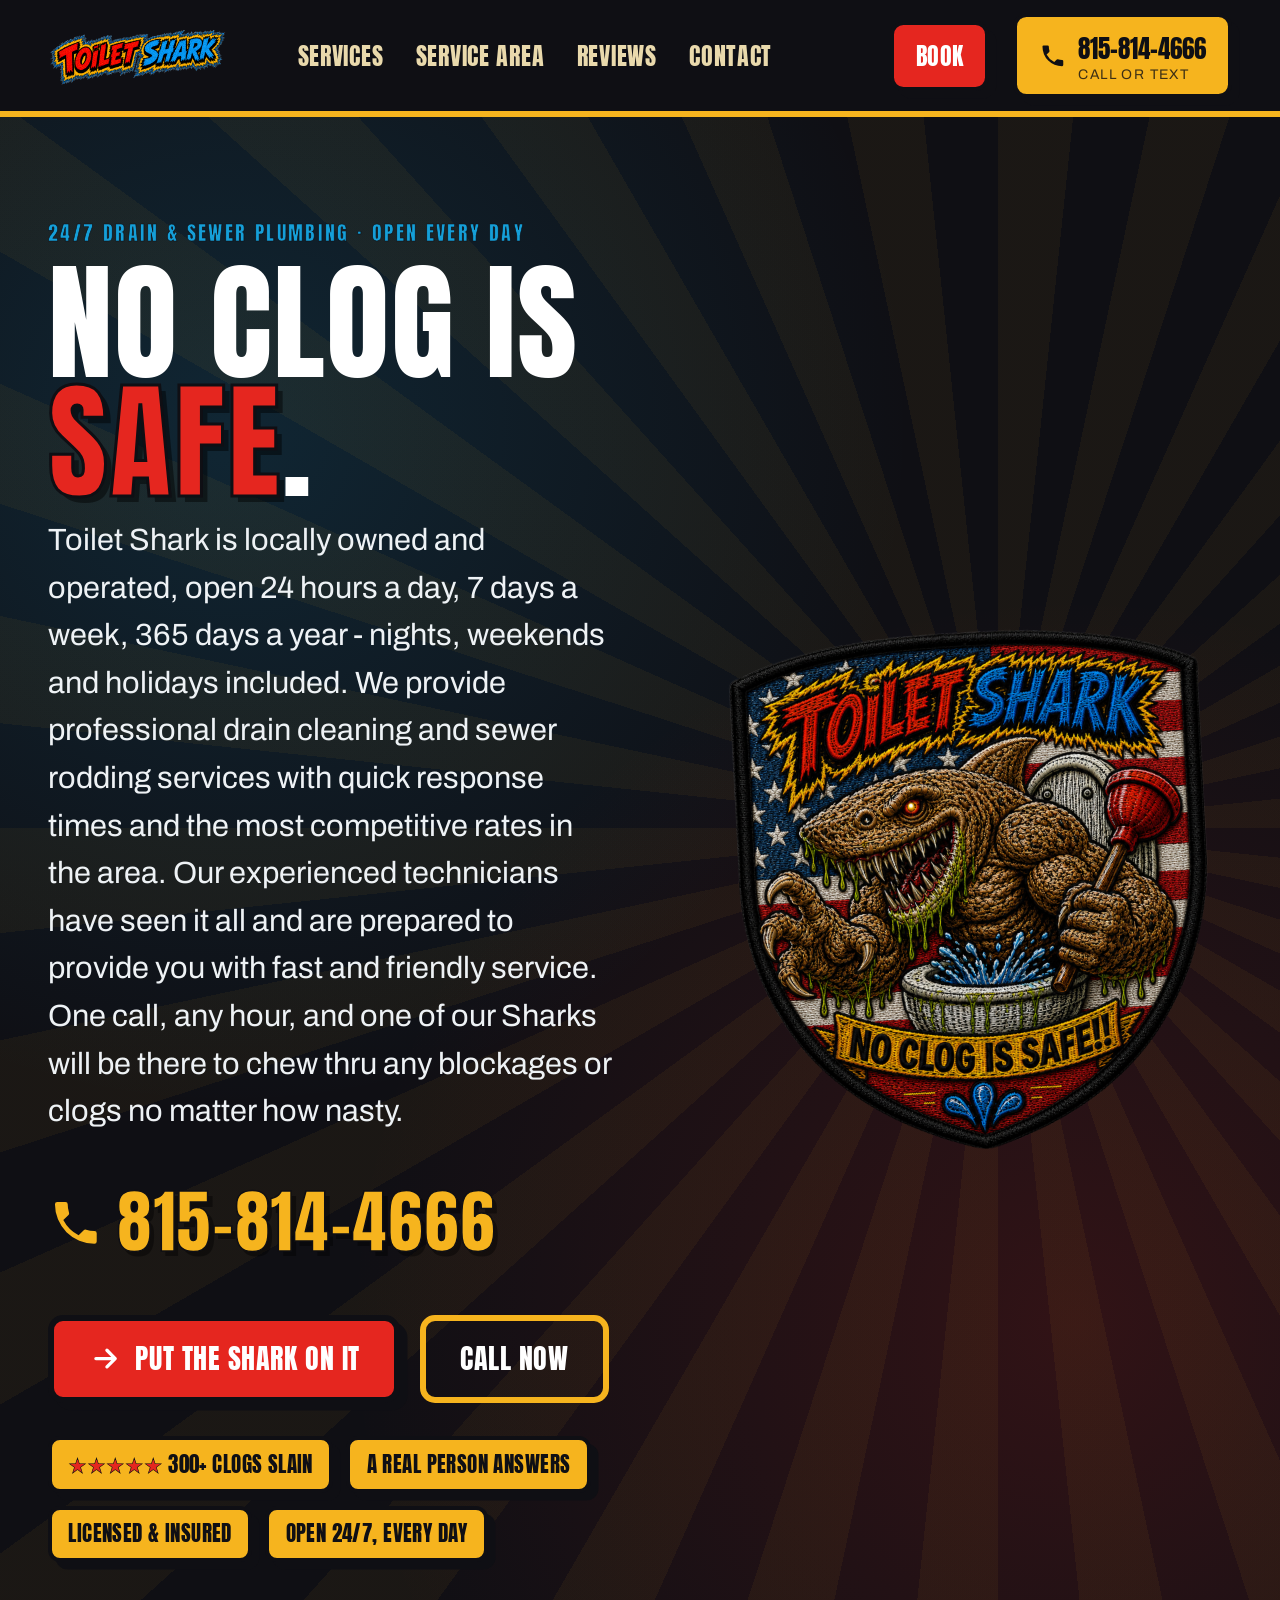
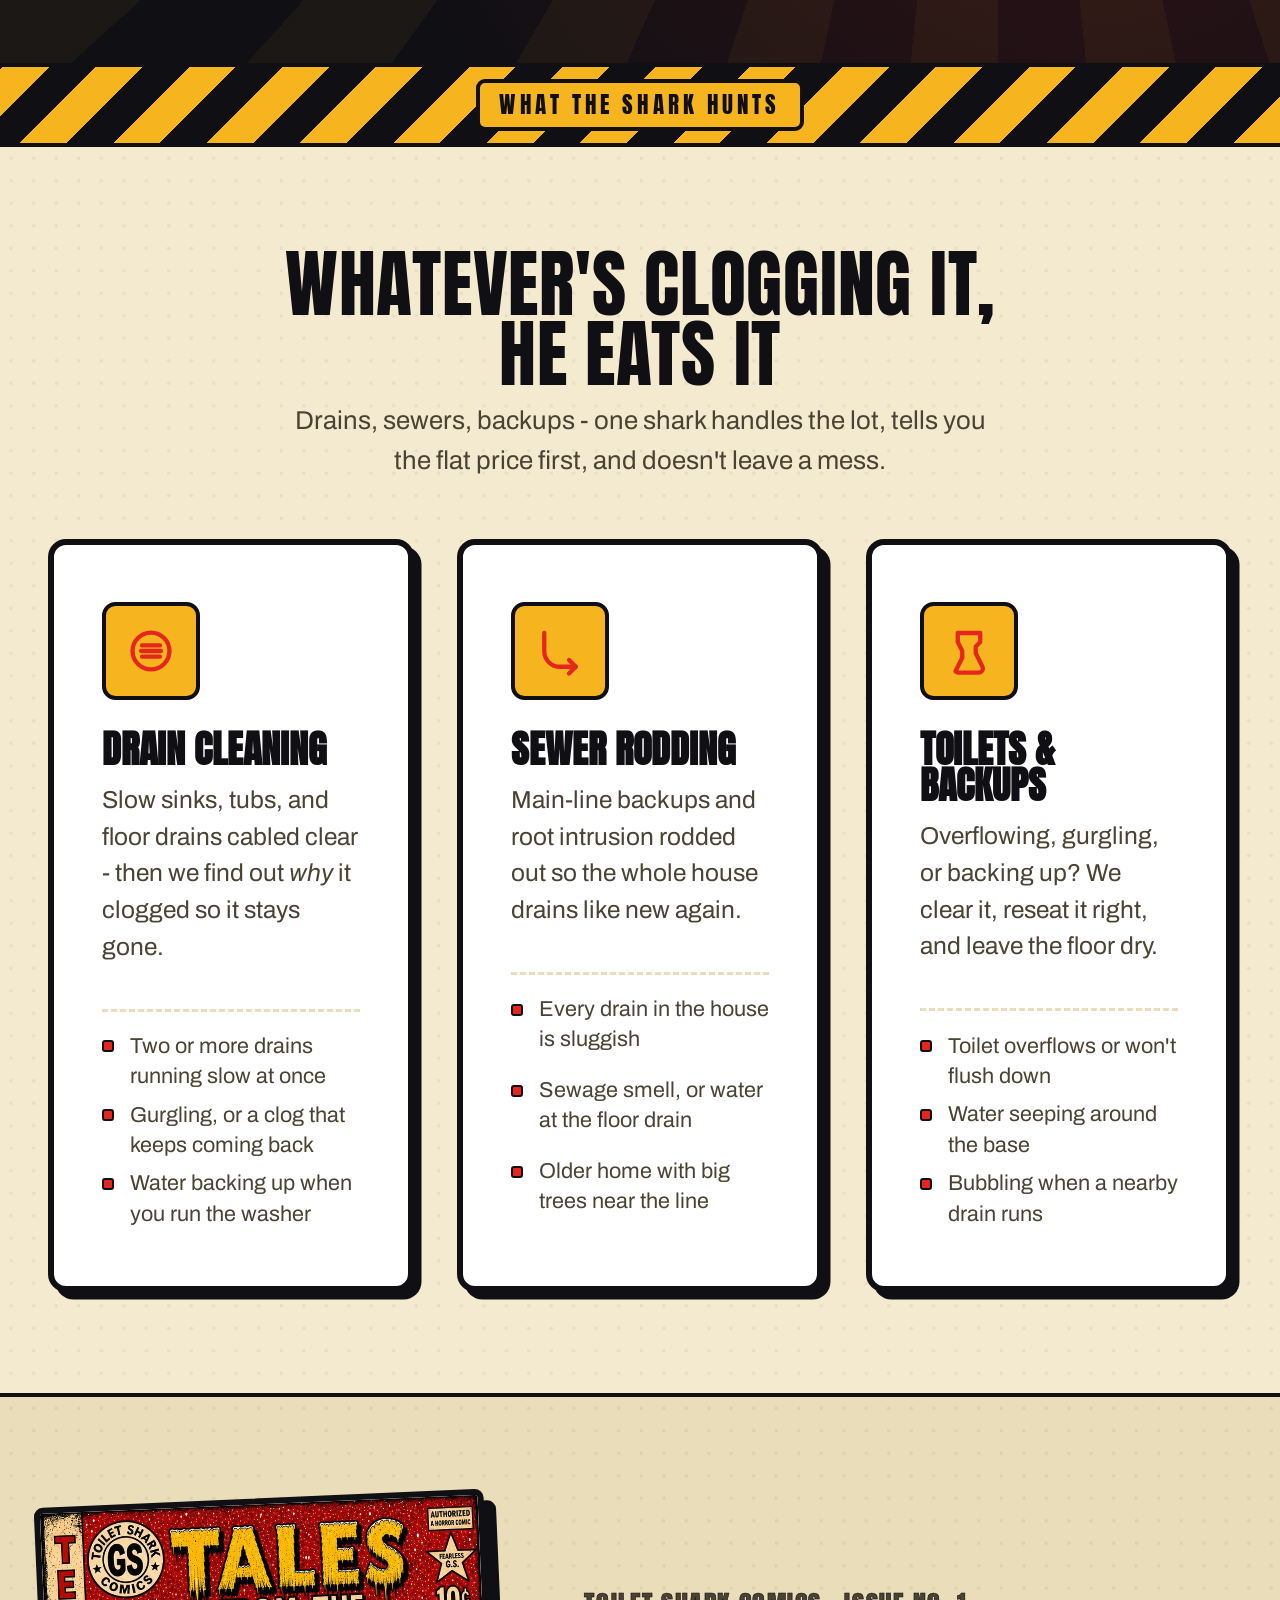
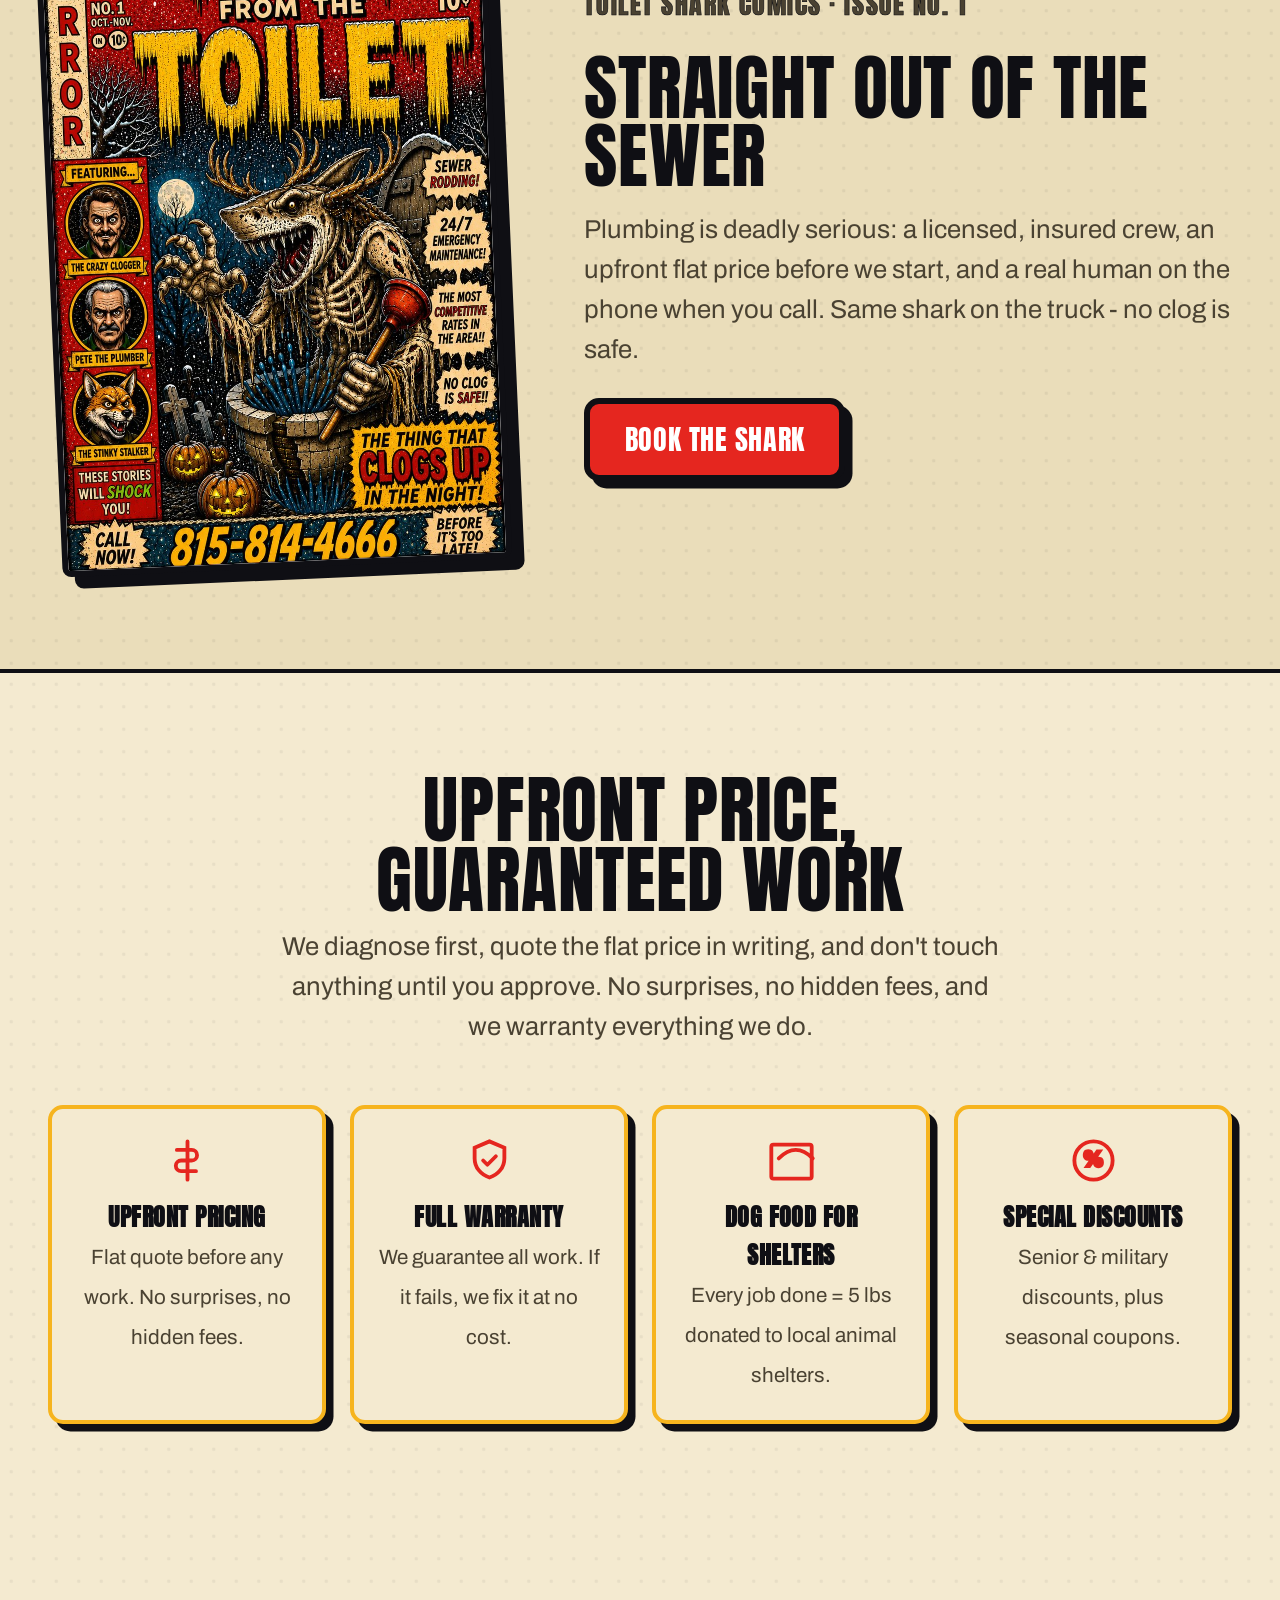
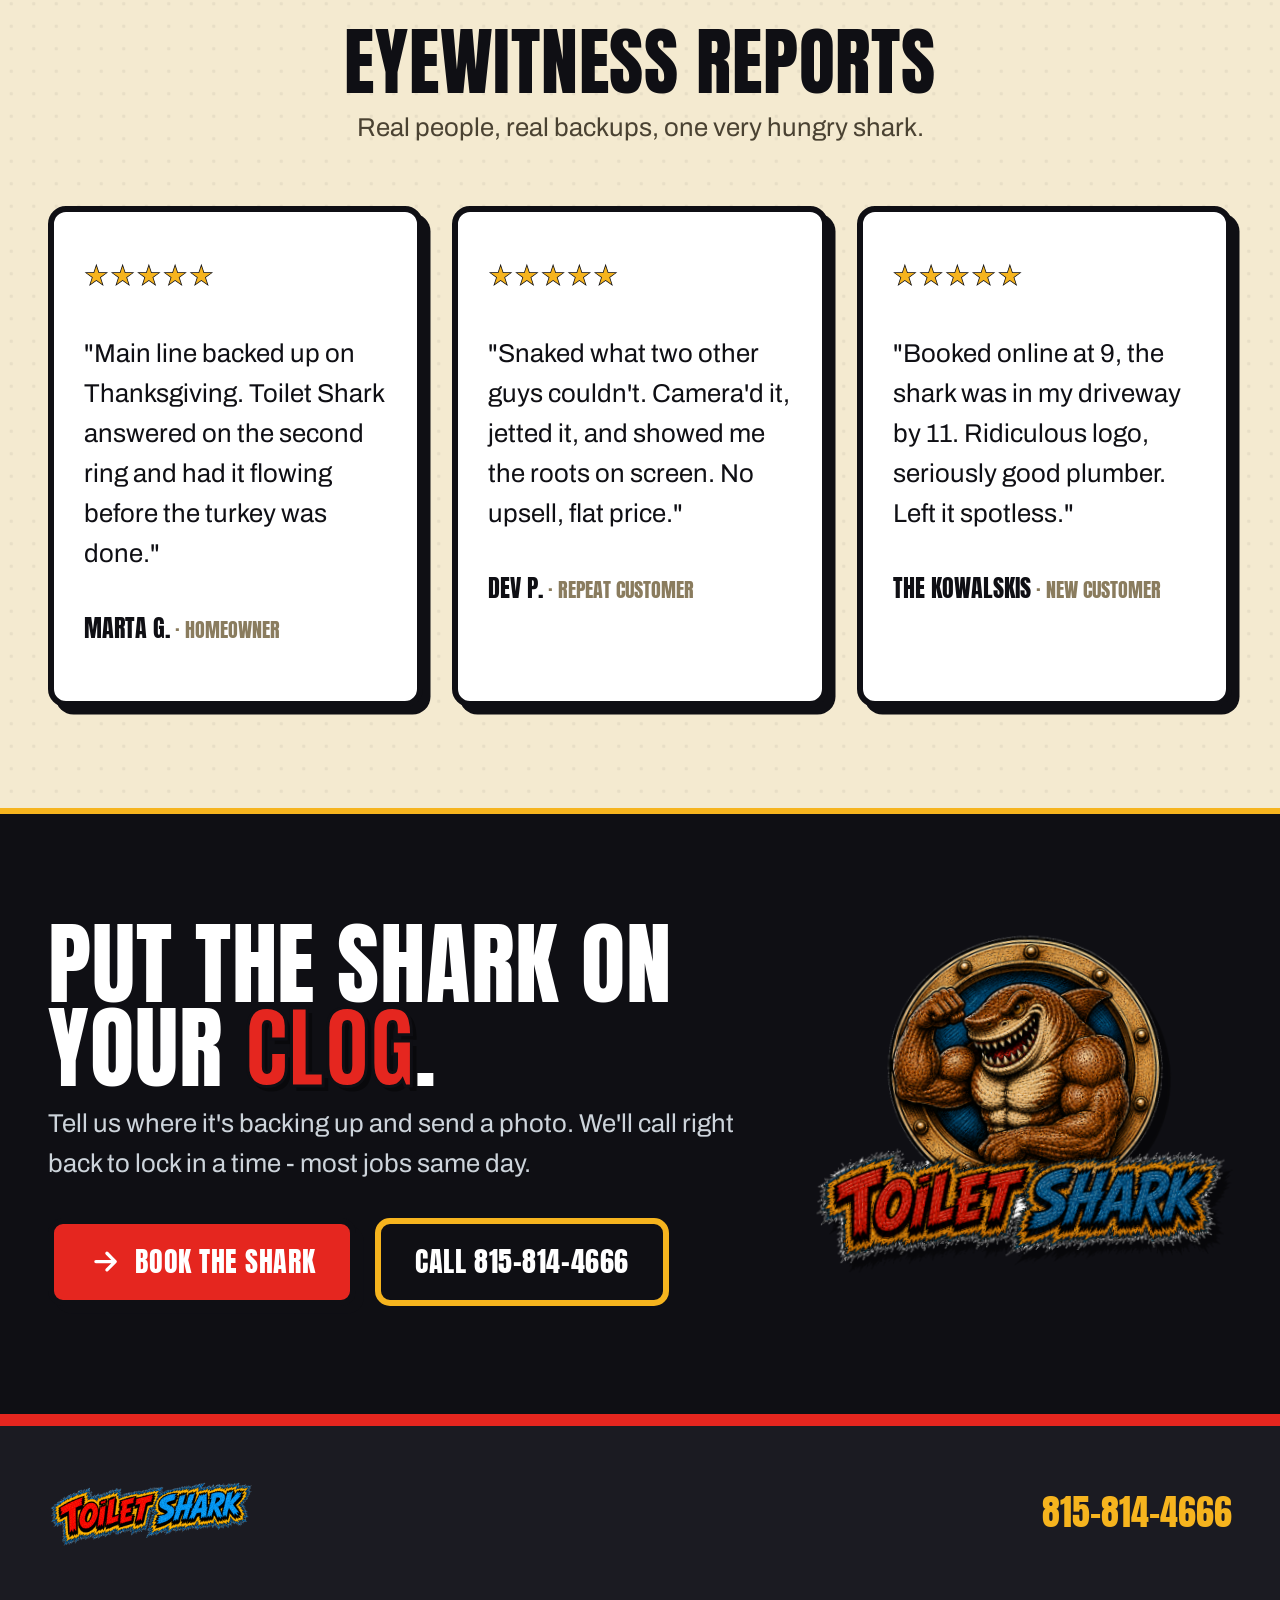
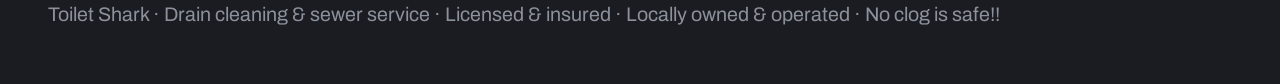
<file: index.html>
<!doctype html>
<html lang="en">
<head>
<meta charset="utf-8">
<meta name="viewport" content="width=device-width, initial-scale=1">
<title>Toilet Shark - Drain, Sewer &amp; Clog Service | No Clog Is Safe</title>
<meta name="description" content="Toilet Shark specializes in drain cleaning and sewer rodding with upfront pricing, no hidden fees, and a full warranty. Licensed, insured, open 24/7 every day for emergency service. Every job = dog food donation. Call 815-814-4666.">
<meta name="theme-color" content="#0f0f14">
<meta property="og:type" content="website">
<meta property="og:title" content="Toilet Shark - No Clog Is Safe">
<meta property="og:description" content="The muscle-bound shark that lives in your pipes and eats clogs. 24/7 drain, sewer & backup plumbing, open every day. Call 815-814-4666.">
<meta property="og:image" content="assets/patch.png">
<link rel="preconnect" href="https://fonts.googleapis.com">
<link rel="preconnect" href="https://fonts.gstatic.com" crossorigin>
<link href="https://fonts.googleapis.com/css2?family=Anton&family=Archivo:wght@500;600;700;800&display=swap" rel="stylesheet">
<link rel="stylesheet" href="styles.css">
</head>
<body>
<a class="skip-link" href="#main">Skip to content</a>

<!-- ===== Sticky bar ===== -->
<header class="bar">
  <div class="container bar__in">
    <a href="#top" aria-label="Toilet Shark - home"><img class="bar__logo" src="assets/wordmark.png" alt="Toilet Shark"></a>
    <nav class="bar__nav" aria-label="Primary">
      <a href="services.html">Services</a>
      <a href="service-area.html">Service area</a>
      <!-- About nav link hidden for now - restore by uncommenting -->
      <!-- <a href="about.html">About</a> -->
      <a href="reviews.html">Reviews</a>
      <a href="contact.html">Contact</a>
    </nav>
    <span class="bar__spacer"></span>
    <a class="bar__book" href="book.html">Book</a>
    <a class="bar__call" href="tel:+18158144666">
      <svg class="ico" viewBox="0 0 24 24" fill="currentColor" aria-hidden="true"><path d="M6.6 10.8a15.6 15.6 0 0 0 6.6 6.6l2.2-2.2a1 1 0 0 1 1-.25 11.4 11.4 0 0 0 3.6.58 1 1 0 0 1 1 1V20a1 1 0 0 1-1 1A17 17 0 0 1 3 4a1 1 0 0 1 1-1h3.5a1 1 0 0 1 1 1 11.4 11.4 0 0 0 .57 3.6 1 1 0 0 1-.24 1Z"/></svg>
      <span>815-814-4666<small>Call or text</small></span>
    </a>
  </div>
</header>

<main id="main">

  <!-- ===== Hero ===== -->
  <section class="hero hero--home" id="top">
    <div class="container hero__in">
      <div class="hero__copy">
        <p class="eyebrow">24/7 drain &amp; sewer plumbing · open every day</p>
        <h1 class="display">No clog is <span class="pop-red">safe</span>.</h1>
        <p class="hero__sub">Toilet Shark is locally owned and operated, open 24 hours a day, 7 days a week, 365 days a year - nights, weekends and holidays included. We provide professional drain cleaning and sewer rodding services with quick response times and the most competitive rates in the area. Our experienced technicians have seen it all and are prepared to provide you with fast and friendly service. One call, any hour, and one of our Sharks will be there to chew thru any blockages or clogs no matter how nasty.</p>
        <a class="hero__phone" href="tel:+18158144666">
          <svg class="ico" viewBox="0 0 24 24" fill="currentColor" aria-hidden="true"><path d="M6.6 10.8a15.6 15.6 0 0 0 6.6 6.6l2.2-2.2a1 1 0 0 1 1-.25 11.4 11.4 0 0 0 3.6.58 1 1 0 0 1 1 1V20a1 1 0 0 1-1 1A17 17 0 0 1 3 4a1 1 0 0 1 1-1h3.5a1 1 0 0 1 1 1 11.4 11.4 0 0 0 .57 3.6 1 1 0 0 1-.24 1Z"/></svg>
          815-814-4666
        </a>
        <div class="hero__cta">
          <a class="btn btn--red" href="book.html">
            <svg class="ico" viewBox="0 0 24 24" fill="none" stroke="currentColor" stroke-width="2.4" stroke-linecap="round" stroke-linejoin="round" aria-hidden="true"><path d="M5 12h14M13 6l6 6-6 6"/></svg>
            Put the shark on it
          </a>
          <a class="btn btn--ghost" href="tel:+18158144666">Call now</a>
        </div>
        <ul class="hero__stats">
          <li><span class="star">★★★★★</span> 300+ clogs slain</li>
          <li>A real person answers</li>
          <li>Licensed &amp; insured</li>
          <li>Open 24/7, every day</li>
        </ul>
      </div>

      <div class="hero__art">
        <div class="frame"><img src="assets/NEWESTlogo.png" alt="The Toilet Shark mascot - a muscular shark bursting out of a toilet, flexing" width="440" height="440"></div>
      </div>
    </div>
  </section>

  <!-- ===== Hazard-tape divider ===== -->
  <div class="tape"><span>What the shark hunts</span></div>

  <!-- ===== Services ===== -->
  <section class="band band--paper" id="services">
    <div class="container">
      <div class="band__head">
        <h2 class="display">Whatever's clogging it, he eats it</h2>
        <p>Drains, sewers, backups - one shark handles the lot, tells you the flat price first, and doesn't leave a mess.</p>
      </div>
      <div class="targets">
        <article class="target">
          <div class="target__ico"><svg viewBox="0 0 24 24" fill="none" stroke="currentColor" stroke-width="1.9" aria-hidden="true"><circle cx="12" cy="12" r="8.2"/><path d="M8 9.5h8M7.6 12h8.8M8 14.5h8" stroke-linecap="round"/></svg></div>
          <h3>Drain cleaning</h3>
          <p>Slow sinks, tubs, and floor drains cabled clear - then we find out <em>why</em> it clogged so it stays gone.</p>
          <ul class="target__signs">
            <li>Two or more drains running slow at once</li>
            <li>Gurgling, or a clog that keeps coming back</li>
            <li>Water backing up when you run the washer</li>
          </ul>
        </article>
        <article class="target">
          <div class="target__ico"><svg viewBox="0 0 24 24" fill="none" stroke="currentColor" stroke-width="1.9" stroke-linecap="round" stroke-linejoin="round" aria-hidden="true"><path d="M5 4v8a7 7 0 0 0 7 7h7"/><path d="m16 16 3 3-3 3"/></svg></div>
          <h3>Sewer rodding</h3>
          <p>Main-line backups and root intrusion rodded out so the whole house drains like new again.</p>
          <ul class="target__signs">
            <li>Every drain in the house is sluggish</li>
            <li>Sewage smell, or water at the floor drain</li>
            <li>Older home with big trees near the line</li>
          </ul>
        </article>
        <article class="target">
          <div class="target__ico"><svg viewBox="0 0 24 24" fill="none" stroke="currentColor" stroke-width="1.9" stroke-linecap="round" stroke-linejoin="round" aria-hidden="true"><path d="M7 4h10v4l-2 2v3l3 6a1.8 1.8 0 0 1-1.6 2.6H7.6A1.8 1.8 0 0 1 6 21l3-6v-3L7 8Z"/></svg></div>
          <h3>Toilets &amp; backups</h3>
          <p>Overflowing, gurgling, or backing up? We clear it, reseat it right, and leave the floor dry.</p>
          <ul class="target__signs">
            <li>Toilet overflows or won't flush down</li>
            <li>Water seeping around the base</li>
            <li>Bubbling when a nearby drain runs</li>
          </ul>
        </article>
      </div>
    </div>
  </section>

  <!-- ===== The legend (signature: the real comic-book cover) ===== -->
  <section class="band band--alt" id="legend">
    <div class="container legend">
      <div class="legend__art">
        <div class="comic-frame"><img src="assets/comic-cover.jpg" alt="Tales from the Toilet - Toilet Shark Comics No. 1, a vintage horror-comic cover" width="340" height="511"></div>
      </div>
      <div class="legend__copy">
        <p class="legend__issue">Toilet Shark Comics · Issue No. 1</p>
        <h2 class="display">Straight out of the sewer</h2>
        <p>Plumbing is deadly serious: a licensed, insured crew, an upfront flat price before we start, and a real human on the phone when you call. Same shark on the truck - no clog is safe.</p>
        <a class="btn btn--red" href="book.html">Book the shark</a>
      </div>
    </div>
  </section>

  <!-- ===== The guarantee ===== -->
  <section class="band band--paper">
    <div class="container">
      <div class="band__head">
        <h2 class="display">Upfront price, <span class="pop-red">guaranteed</span> work</h2>
        <p>We diagnose first, quote the flat price in writing, and don't touch anything until you approve. No surprises, no hidden fees, and we warranty everything we do.</p>
      </div>
      <div class="bursts" style="margin-top:2.4rem">
        <div class="burst">
          <svg class="ico" viewBox="0 0 24 24" fill="none" stroke="currentColor" stroke-width="1.8" aria-hidden="true"><path d="M12 3v18M7 7h7a2.5 2.5 0 0 1 0 5H9a2.5 2.5 0 0 0 0 5h7" stroke-linecap="round" stroke-linejoin="round"/></svg>
          <strong>Upfront pricing</strong>
          <span>Flat quote before any work. No surprises, no hidden fees.</span>
        </div>
        <div class="burst">
          <svg class="ico" viewBox="0 0 24 24" fill="none" stroke="currentColor" stroke-width="1.8" aria-hidden="true"><path d="M12 3 5 6v5c0 4.2 2.8 7.6 7 9 4.2-1.4 7-4.8 7-9V6l-7-3Z"/><path d="m9 12 2 2 4-4" stroke-linecap="round" stroke-linejoin="round"/></svg>
          <strong>Full warranty</strong>
          <span>We guarantee all work. If it fails, we fix it at no cost.</span>
        </div>
        <div class="burst">
          <svg class="ico" viewBox="0 0 24 24" fill="none" stroke="currentColor" stroke-width="1.8" aria-hidden="true"><path d="M20.5 4.5H3.5a1 1 0 0 0-1 1v14a1 1 0 0 0 1 1h17a1 1 0 0 0 1-1v-14a1 1 0 0 0-1-1Z"/><path d="M6 11c1.6-1.6 4-4 8-4s6.4 2.4 8 4" stroke-linecap="round" stroke-linejoin="round"/></svg>
          <strong>Dog food for shelters</strong>
          <span>Every job done = 5 lbs donated to local animal shelters.</span>
        </div>
        <div class="burst">
          <svg class="ico" viewBox="0 0 24 24" fill="none" stroke="currentColor" stroke-width="1.8" aria-hidden="true"><circle cx="12" cy="12" r="9"/><text x="50%" y="60%" text-anchor="middle" font-size="10" font-weight="bold" fill="currentColor">%</text></svg>
          <strong>Special discounts</strong>
          <span>Senior &amp; military discounts, plus seasonal coupons.</span>
        </div>
      </div>
    </div>
  </section>


  <!-- ===== Eyewitness reports (reviews) ===== -->
  <section class="band band--paper" id="reviews">
    <div class="container">
      <div class="band__head">
        <h2 class="display">Eyewitness reports</h2>
        <p>Real people, real backups, one very hungry shark.</p>
      </div>
      <div class="reports">
        <article class="report">
          <p class="report__stars" aria-label="5 out of 5 stars">★★★★★</p>
          <p>"Main line backed up on Thanksgiving. Toilet Shark answered on the second ring and had it flowing before the turkey was done."</p>
          <p class="report__who">Marta G.<span class="report__where"> · Homeowner</span></p>
        </article>
        <article class="report">
          <p class="report__stars" aria-label="5 out of 5 stars">★★★★★</p>
          <p>"Snaked what two other guys couldn't. Camera'd it, jetted it, and showed me the roots on screen. No upsell, flat price."</p>
          <p class="report__who">Dev P.<span class="report__where"> · Repeat customer</span></p>
        </article>
        <article class="report">
          <p class="report__stars" aria-label="5 out of 5 stars">★★★★★</p>
          <p>"Booked online at 9, the shark was in my driveway by 11. Ridiculous logo, seriously good plumber. Left it spotless."</p>
          <p class="report__who">The Kowalskis<span class="report__where"> · New customer</span></p>
        </article>
      </div>
    </div>
  </section>

  <!-- ===== Closing CTA band ===== -->
  <section class="callout" id="book">
    <div class="container callout__in">
      <div class="callout__copy">
        <h2 class="display">Put the shark on your <span class="pop-red">clog</span>.</h2>
        <p>Tell us where it's backing up and send a photo. We'll call right back to lock in a time - most jobs same day.</p>
        <div class="callout__cta">
          <a class="btn btn--red" href="book.html">
            <svg class="ico" viewBox="0 0 24 24" fill="none" stroke="currentColor" stroke-width="2.4" stroke-linecap="round" stroke-linejoin="round" aria-hidden="true"><path d="M5 12h14M13 6l6 6-6 6"/></svg>
            Book the shark
          </a>
          <a class="btn btn--ghost" href="tel:+18158144666">Call 815-814-4666</a>
        </div>
      </div>
      <div class="callout__art">
        <img src="assets/logo-lockup.png" alt="Toilet Shark emblem" width="320" height="320">
      </div>
    </div>
  </section>

</main>

<footer class="foot">
  <div class="container foot__in">
    <img class="foot__logo" src="assets/wordmark.png" alt="Toilet Shark">
    <a class="foot__call" href="tel:+18158144666">815-814-4666</a>
    <small>Toilet Shark · Drain cleaning &amp; sewer service · Licensed &amp; insured · Locally owned &amp; operated · No clog is safe!!</small>
  </div>
</footer>

</body>
</html>
</file>
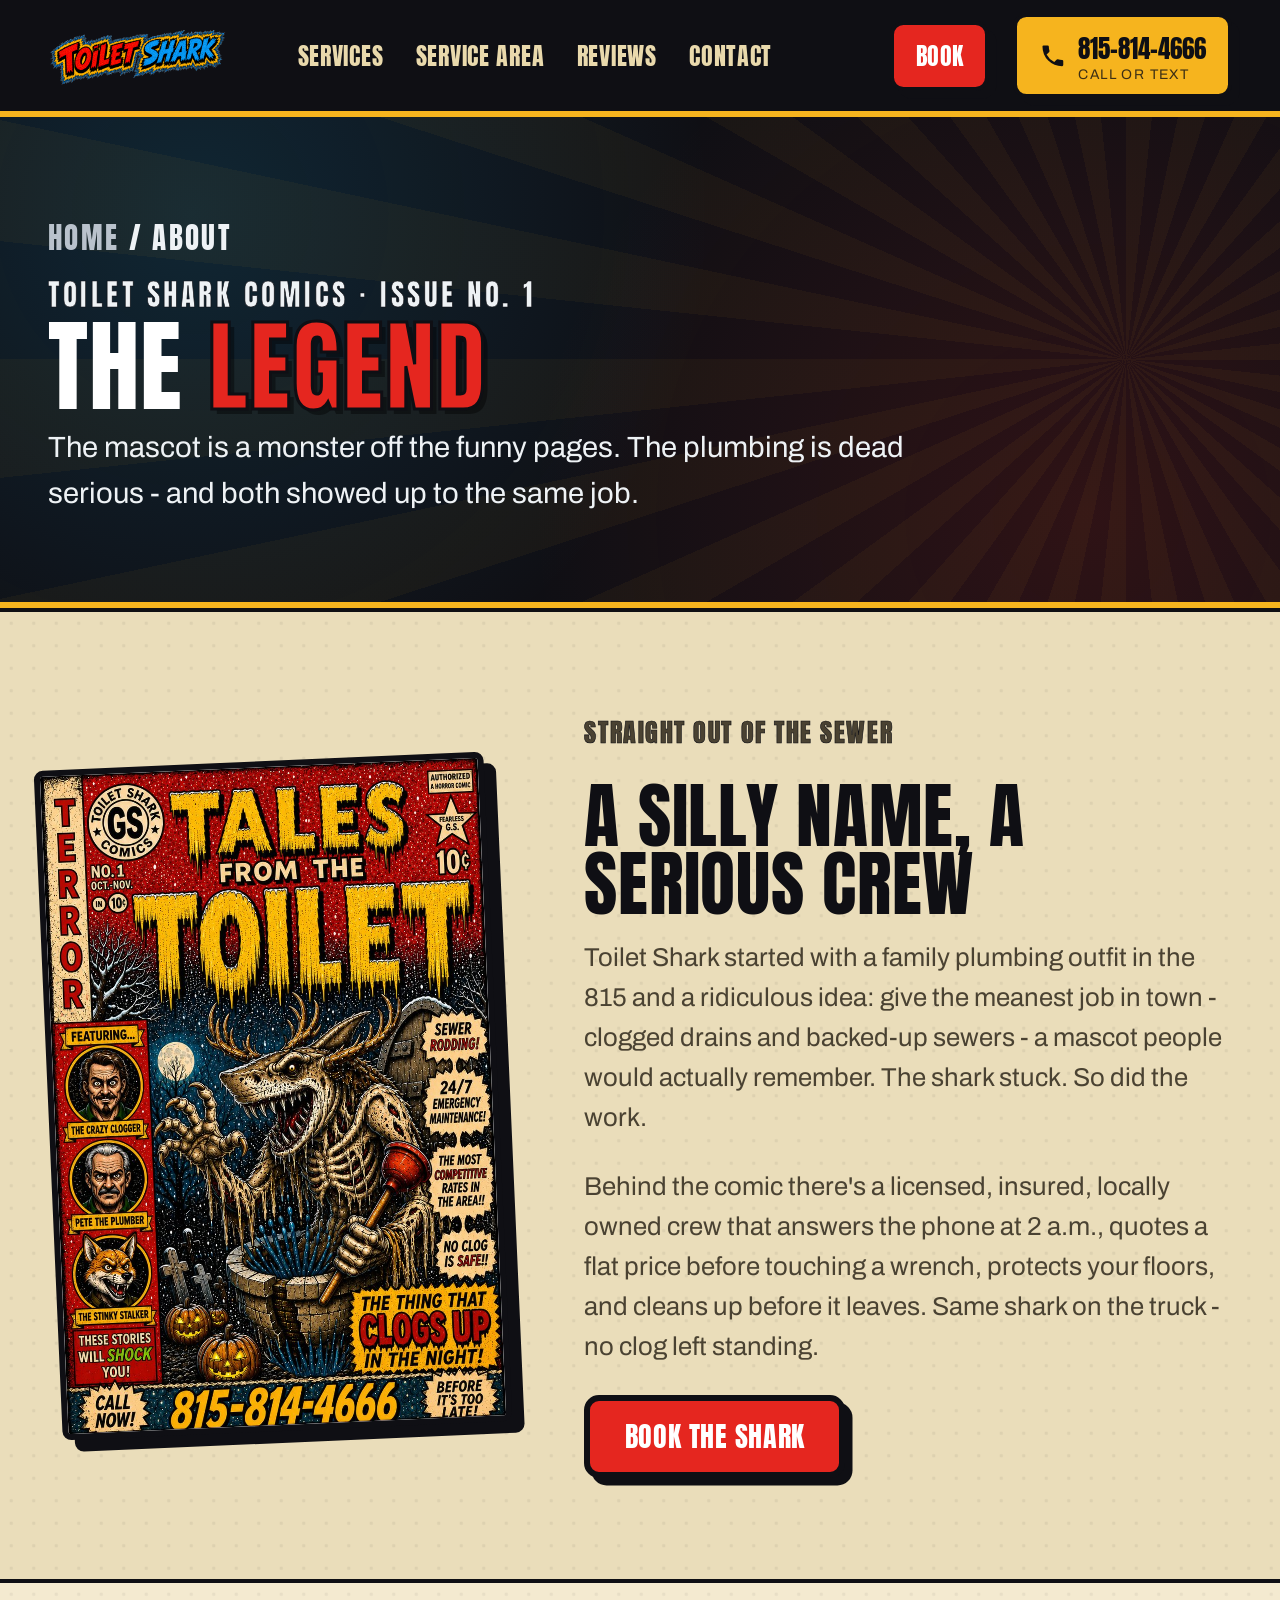
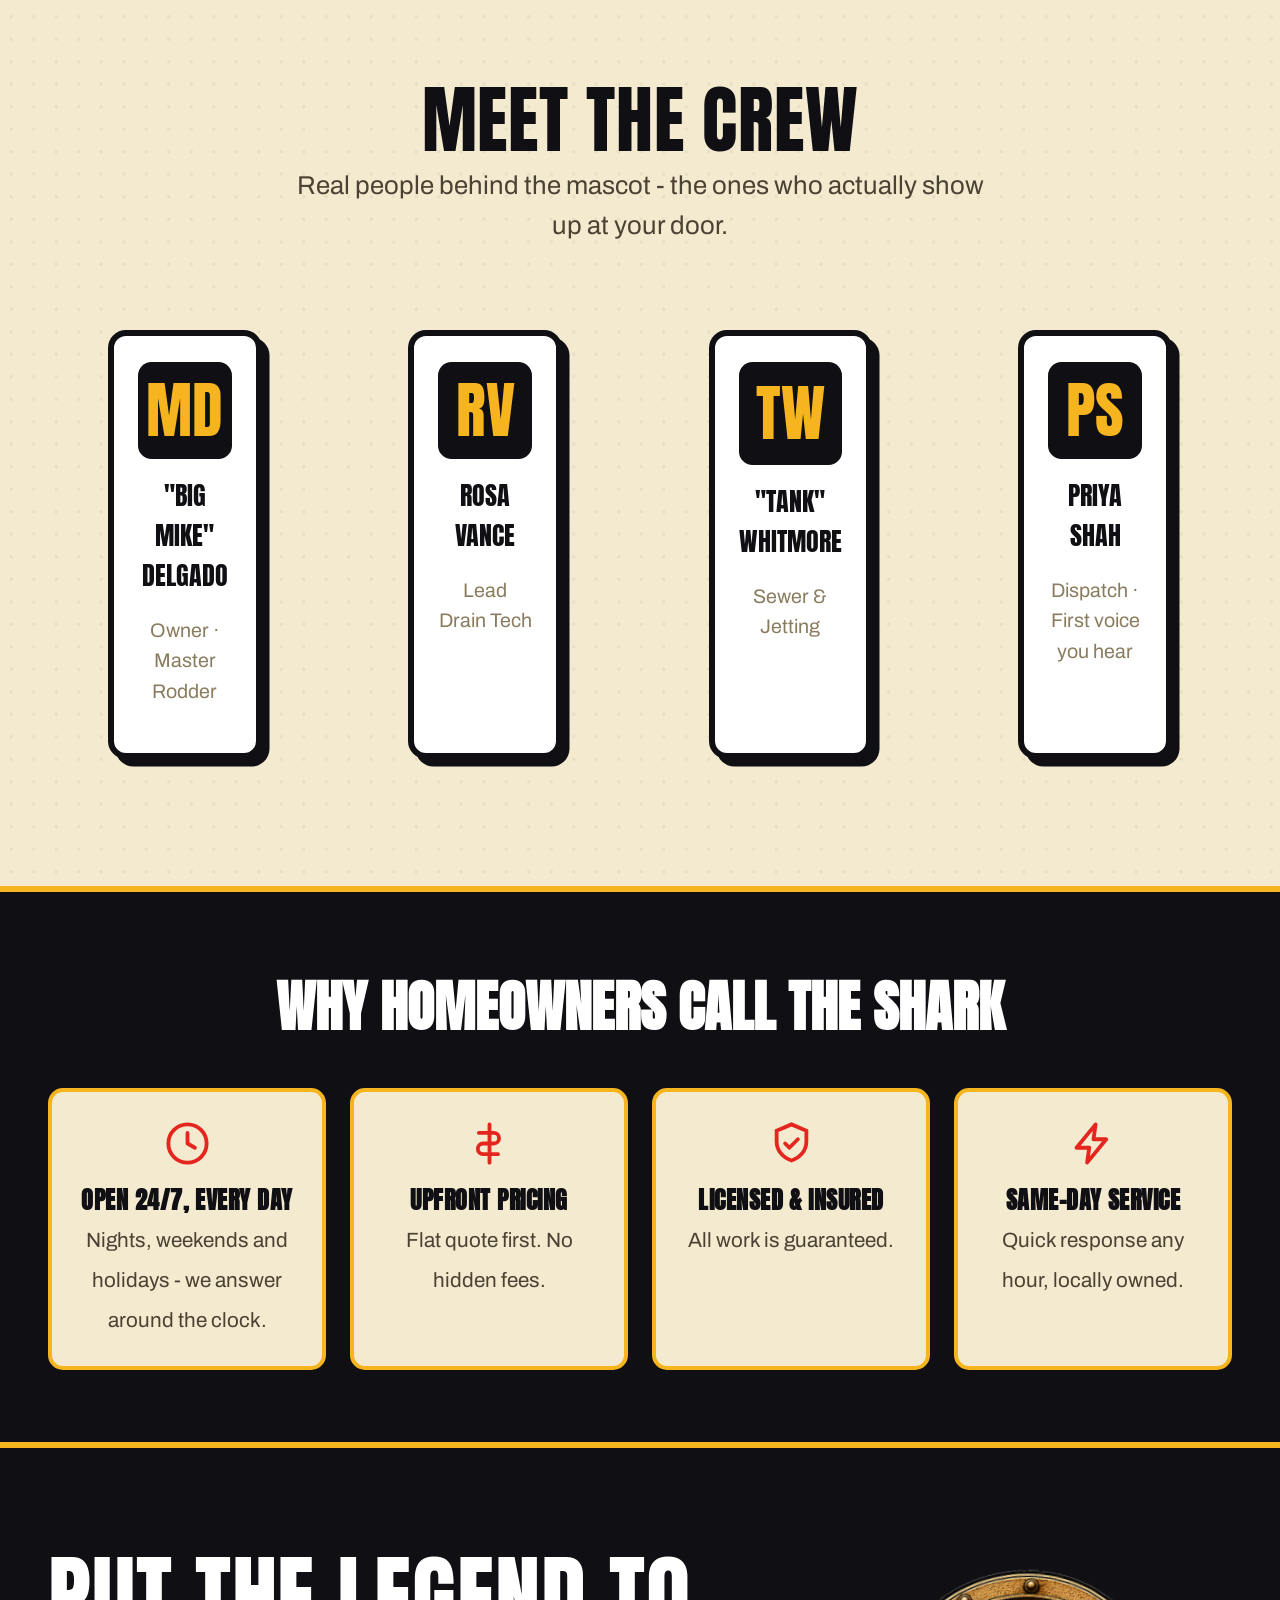
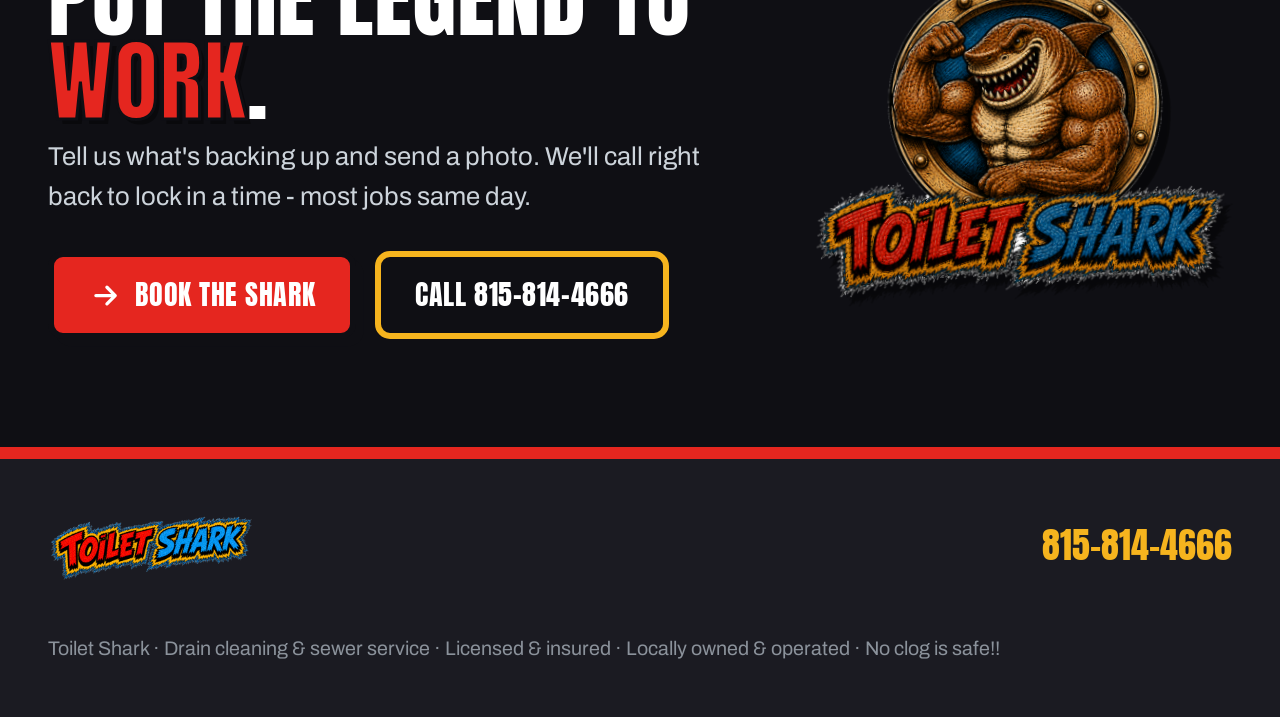
<file: about.html>
<!doctype html>
<html lang="en">
<head>
<meta charset="utf-8">
<meta name="viewport" content="width=device-width, initial-scale=1">
<title>About - The Legend of the Toilet Shark | 815 Drain &amp; Sewer</title>
<meta name="description" content="The mascot's a monster off the funny pages. The plumbing's dead serious: a licensed, insured, locally owned crew serving the Romeoville area with flat pricing and 24/7 same-day service, open every day. Meet the shark's crew.">
<meta name="theme-color" content="#0f0f14">
<link rel="preconnect" href="https://fonts.googleapis.com">
<link rel="preconnect" href="https://fonts.gstatic.com" crossorigin>
<link href="https://fonts.googleapis.com/css2?family=Anton&family=Archivo:wght@500;600;700;800&display=swap" rel="stylesheet">
<link rel="stylesheet" href="styles.css">
</head>
<body>
<a class="skip-link" href="#main">Skip to content</a>

<header class="bar">
  <div class="container bar__in">
    <a href="index.html" aria-label="Toilet Shark - home"><img class="bar__logo" src="assets/wordmark.png" alt="Toilet Shark"></a>
    <nav class="bar__nav" aria-label="Primary">
      <a href="services.html">Services</a>
      <a href="service-area.html">Service area</a>
      <!-- About nav link hidden for now - restore by uncommenting -->
      <!-- <a href="about.html" aria-current="page">About</a> -->
      <a href="reviews.html">Reviews</a>
      <a href="contact.html">Contact</a>
    </nav>
    <span class="bar__spacer"></span>
    <a class="bar__book" href="book.html">Book</a>
    <a class="bar__call" href="tel:+18158144666">
      <svg class="ico" viewBox="0 0 24 24" fill="currentColor" aria-hidden="true"><path d="M6.6 10.8a15.6 15.6 0 0 0 6.6 6.6l2.2-2.2a1 1 0 0 1 1-.25 11.4 11.4 0 0 0 3.6.58 1 1 0 0 1 1 1V20a1 1 0 0 1-1 1A17 17 0 0 1 3 4a1 1 0 0 1 1-1h3.5a1 1 0 0 1 1 1 11.4 11.4 0 0 0 .57 3.6 1 1 0 0 1-.24 1Z"/></svg>
      <span>815-814-4666<small>Call or text</small></span>
    </a>
  </div>
</header>

<main id="main">

  <section class="pagehero">
    <div class="container pagehero__in">
      <p class="crumbs"><a href="index.html">Home</a> / About</p>
      <p class="eyebrow">Toilet Shark Comics · Issue No. 1</p>
      <h1 class="display">The <span class="pop-red">legend</span></h1>
      <p>The mascot is a monster off the funny pages. The plumbing is dead serious - and both showed up to the same job.</p>
    </div>
  </section>

  <section class="band band--alt" id="legend">
    <div class="container legend">
      <div class="legend__art">
        <div class="comic-frame"><img src="assets/comic-cover.jpg" alt="Tales from the Toilet - Toilet Shark Comics No. 1, a vintage horror-comic cover" width="340" height="511"></div>
      </div>
      <div class="legend__copy">
        <p class="legend__issue">Straight out of the sewer</p>
        <h2 class="display">A silly name, a serious crew</h2>
        <p>Toilet Shark started with a family plumbing outfit in the 815 and a ridiculous idea: give the meanest job in town - clogged drains and backed-up sewers - a mascot people would actually remember. The shark stuck. So did the work.</p>
        <p>Behind the comic there's a licensed, insured, locally owned crew that answers the phone at 2 a.m., quotes a flat price before touching a wrench, protects your floors, and cleans up before it leaves. Same shark on the truck - no clog left standing.</p>
        <a class="btn btn--red" href="book.html">Book the shark</a>
      </div>
    </div>
  </section>

  <section class="band band--paper" id="crew">
    <div class="container">
      <div class="band__head">
        <h2 class="display">Meet the crew</h2>
        <p>Real people behind the mascot - the ones who actually show up at your door.</p>
      </div>
      <div class="crew">
        <figure class="crew__card">
          <div class="crew__face" aria-hidden="true">MD</div>
          <figcaption>
            <p class="crew__name">"Big Mike" Delgado</p>
            <p class="crew__role">Owner · Master Rodder</p>
          </figcaption>
        </figure>
        <figure class="crew__card">
          <div class="crew__face" aria-hidden="true">RV</div>
          <figcaption>
            <p class="crew__name">Rosa Vance</p>
            <p class="crew__role">Lead Drain Tech</p>
          </figcaption>
        </figure>
        <figure class="crew__card">
          <div class="crew__face" aria-hidden="true">TW</div>
          <figcaption>
            <p class="crew__name">"Tank" Whitmore</p>
            <p class="crew__role">Sewer &amp; Jetting</p>
          </figcaption>
        </figure>
        <figure class="crew__card">
          <div class="crew__face" aria-hidden="true">PS</div>
          <figcaption>
            <p class="crew__name">Priya Shah</p>
            <p class="crew__role">Dispatch · First voice you hear</p>
          </figcaption>
        </figure>
      </div>
    </div>
  </section>

  <section class="trust">
    <div class="container">
      <h2>Why homeowners call the shark</h2>
      <div class="bursts">
        <div class="burst">
          <svg class="ico" viewBox="0 0 24 24" fill="none" stroke="currentColor" stroke-width="1.8" aria-hidden="true"><circle cx="12" cy="12" r="9"/><path d="M12 7v5l3.5 2" stroke-linecap="round" stroke-linejoin="round"/></svg>
          <strong>Open 24/7, every day</strong>
          <span>Nights, weekends and holidays - we answer around the clock.</span>
        </div>
        <div class="burst">
          <svg class="ico" viewBox="0 0 24 24" fill="none" stroke="currentColor" stroke-width="1.8" aria-hidden="true"><path d="M12 3v18M7 7h7a2.5 2.5 0 0 1 0 5H9a2.5 2.5 0 0 0 0 5h7" stroke-linecap="round" stroke-linejoin="round"/></svg>
          <strong>Upfront pricing</strong>
          <span>Flat quote first. No hidden fees.</span>
        </div>
        <div class="burst">
          <svg class="ico" viewBox="0 0 24 24" fill="none" stroke="currentColor" stroke-width="1.8" aria-hidden="true"><path d="M12 3 5 6v5c0 4.2 2.8 7.6 7 9 4.2-1.4 7-4.8 7-9V6l-7-3Z"/><path d="m9 12 2 2 4-4" stroke-linecap="round" stroke-linejoin="round"/></svg>
          <strong>Licensed &amp; insured</strong>
          <span>All work is guaranteed.</span>
        </div>
        <div class="burst">
          <svg class="ico" viewBox="0 0 24 24" fill="none" stroke="currentColor" stroke-width="1.8" aria-hidden="true"><path d="M13 3 4 14h6l-1 7 9-11h-6l1-7Z" stroke-linejoin="round"/></svg>
          <strong>Same-day service</strong>
          <span>Quick response any hour, locally owned.</span>
        </div>
      </div>
    </div>
  </section>

  <section class="callout">
    <div class="container callout__in">
      <div class="callout__copy">
        <h2 class="display">Put the legend to <span class="pop-red">work</span>.</h2>
        <p>Tell us what's backing up and send a photo. We'll call right back to lock in a time - most jobs same day.</p>
        <div class="callout__cta">
          <a class="btn btn--red" href="book.html">
            <svg class="ico" viewBox="0 0 24 24" fill="none" stroke="currentColor" stroke-width="2.4" stroke-linecap="round" stroke-linejoin="round" aria-hidden="true"><path d="M5 12h14M13 6l6 6-6 6"/></svg>
            Book the shark
          </a>
          <a class="btn btn--ghost" href="tel:+18158144666">Call 815-814-4666</a>
        </div>
      </div>
      <div class="callout__art"><img src="assets/logo-lockup.png" alt="Toilet Shark emblem" width="320" height="320"></div>
    </div>
  </section>

</main>

<footer class="foot">
  <div class="container foot__in">
    <img class="foot__logo" src="assets/wordmark.png" alt="Toilet Shark">
    <a class="foot__call" href="tel:+18158144666">815-814-4666</a>
    <small>Toilet Shark · Drain cleaning &amp; sewer service · Licensed &amp; insured · Locally owned &amp; operated · No clog is safe!!</small>
  </div>
</footer>

</body>
</html>
</file>
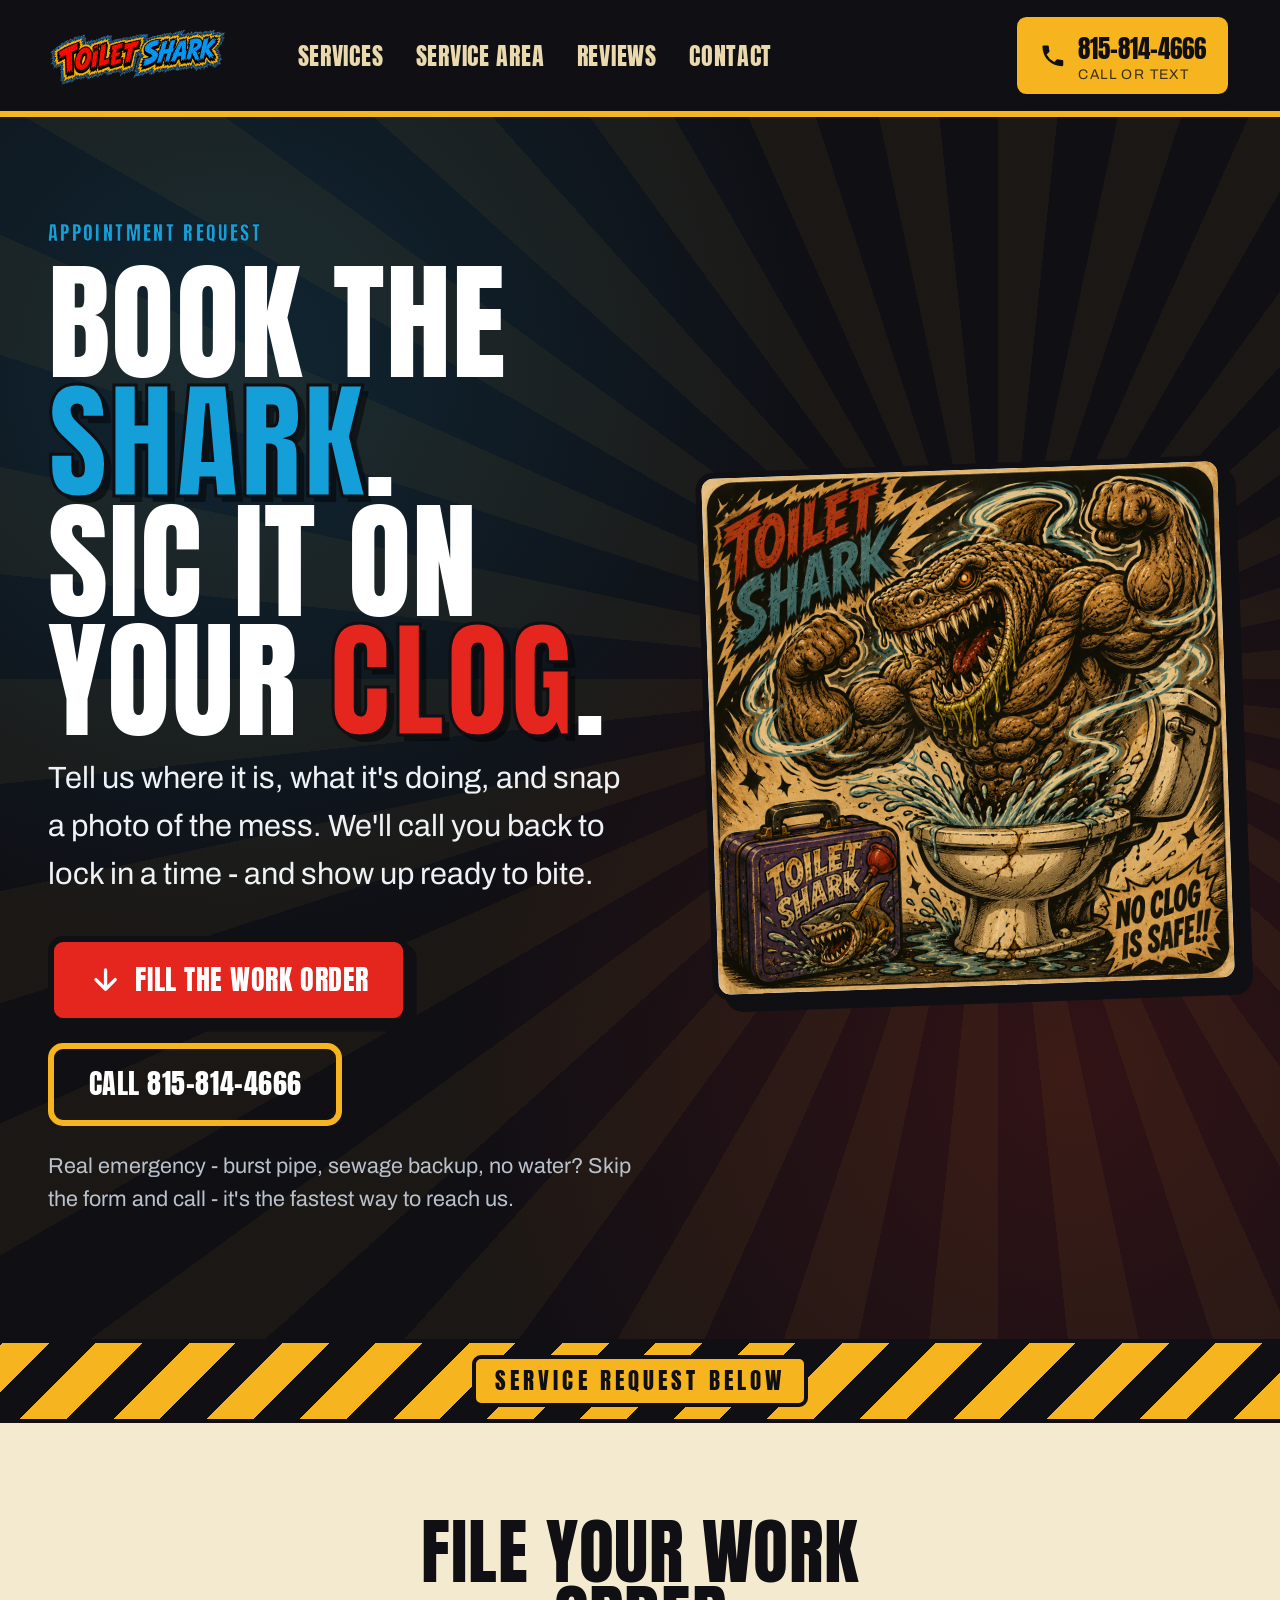
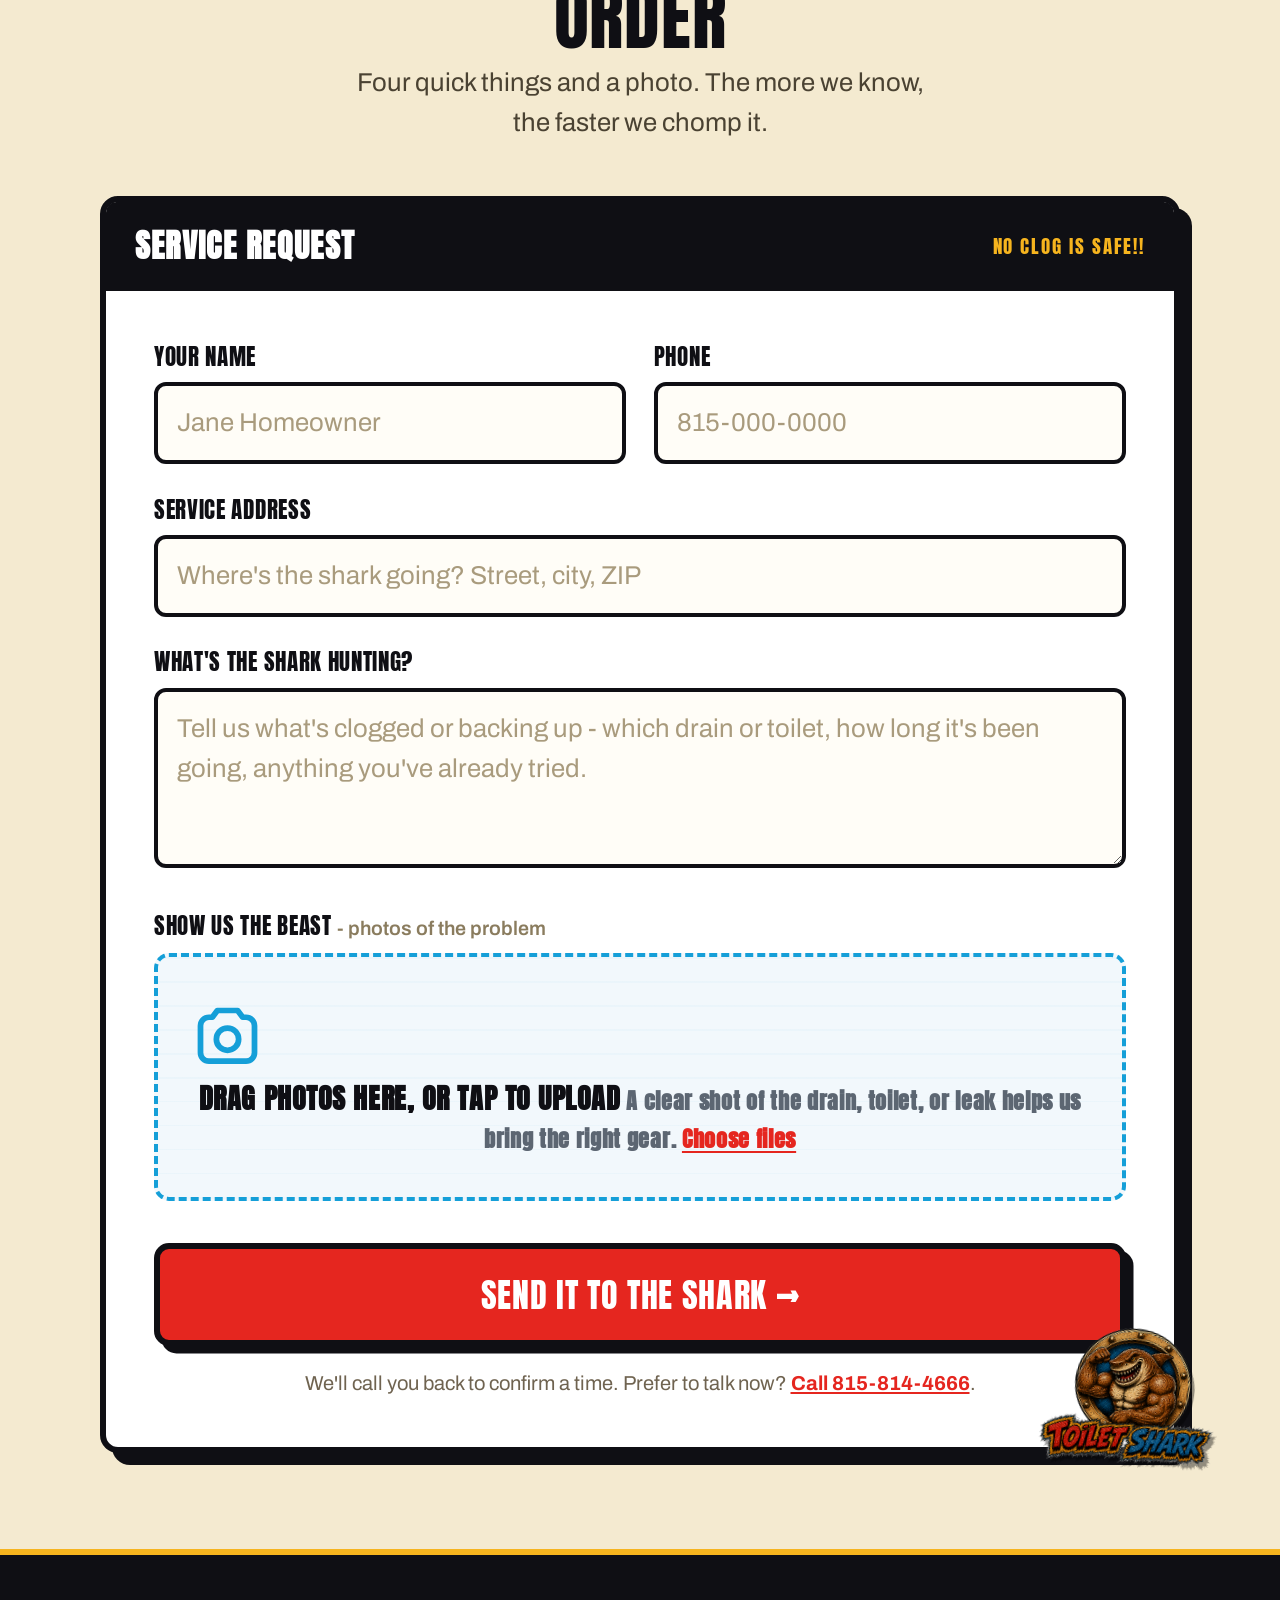
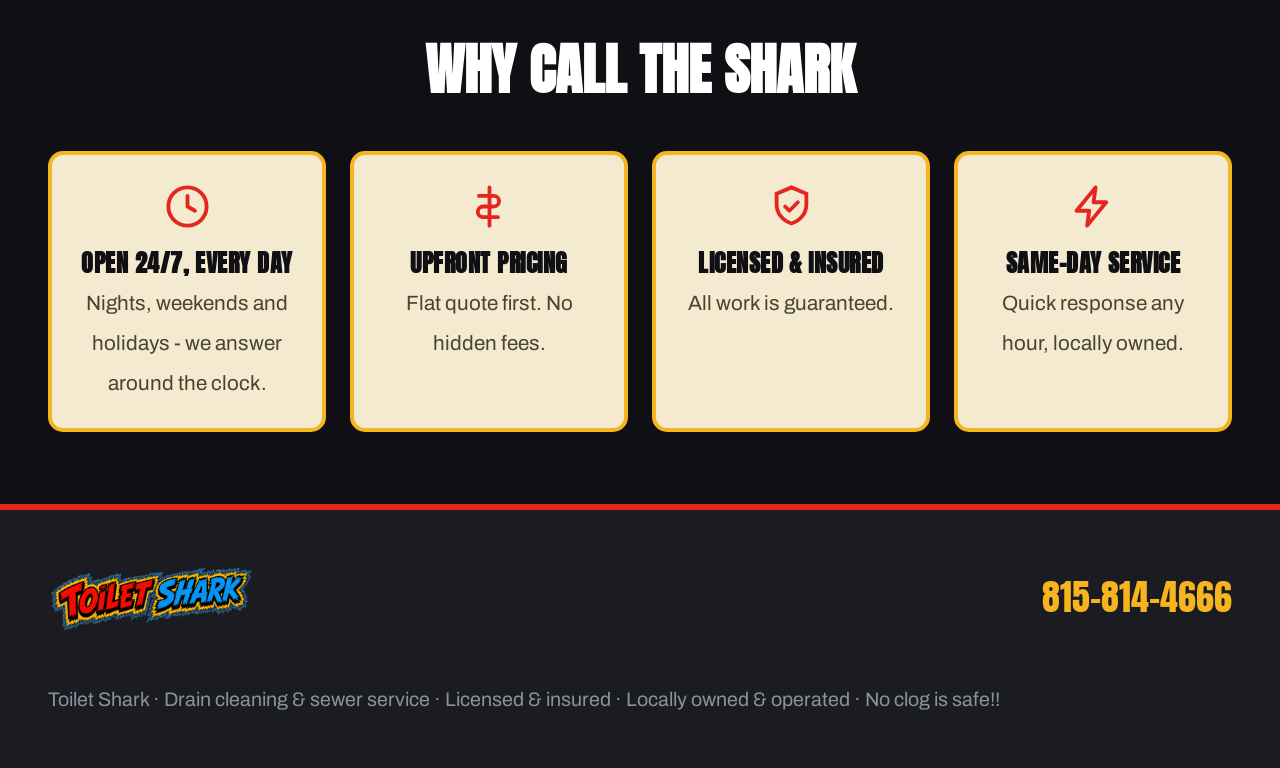
<file: book.html>
<!doctype html>
<html lang="en">
<head>
<meta charset="utf-8">
<meta name="viewport" content="width=device-width, initial-scale=1">
<title>Book a Visit | Toilet Shark - No Clog Is Safe</title>
<meta name="description" content="Request a drain-cleaning visit from Toilet Shark. Tell us your address, what's clogged, and send a photo of the problem. No clog is safe.">
<meta name="robots" content="noindex"><!-- design mockup, not for indexing -->
<link rel="preconnect" href="https://fonts.googleapis.com">
<link rel="preconnect" href="https://fonts.gstatic.com" crossorigin>
<link href="https://fonts.googleapis.com/css2?family=Anton&family=Archivo:wght@500;600;700;800&display=swap" rel="stylesheet">
<link rel="stylesheet" href="styles.css">
</head>
<body>
<a class="skip-link" href="#order">Skip to the form</a>

<!-- ===== Sticky bar ===== -->
<header class="bar">
  <div class="container bar__in">
    <a href="index.html" aria-label="Toilet Shark - home"><img class="bar__logo" src="assets/wordmark.png" alt="Toilet Shark"></a>
    <nav class="bar__nav" aria-label="Primary">
      <a href="services.html">Services</a>
      <a href="service-area.html">Service area</a>
      <!-- About nav link hidden for now - restore by uncommenting -->
      <!-- <a href="about.html">About</a> -->
      <a href="reviews.html">Reviews</a>
      <a href="contact.html">Contact</a>
    </nav>
    <span class="bar__spacer"></span>
    <a class="bar__call" href="tel:+18158144666">
      <svg class="ico" viewBox="0 0 24 24" fill="currentColor" aria-hidden="true"><path d="M6.6 10.8a15.6 15.6 0 0 0 6.6 6.6l2.2-2.2a1 1 0 0 1 1-.25 11.4 11.4 0 0 0 3.6.58 1 1 0 0 1 1 1V20a1 1 0 0 1-1 1A17 17 0 0 1 3 4a1 1 0 0 1 1-1h3.5a1 1 0 0 1 1 1 11.4 11.4 0 0 0 .57 3.6 1 1 0 0 1-.24 1Z"/></svg>
      <span>815-814-4666<small>Call or text</small></span>
    </a>
  </div>
</header>

<main id="top">

  <!-- ===== Hero ===== -->
  <section class="hero">
    <div class="container hero__in">
      <div class="hero__copy">
        <p class="eyebrow">Appointment request</p>
        <h1 class="display">Book the <span class="pop-blue">Shark</span>.<br>Sic it on your <span class="pop-red">clog</span>.</h1>
        <p class="hero__sub">Tell us where it is, what it's doing, and snap a photo of the mess. We'll call you back to lock in a time - and show up ready to bite.</p>
        <div class="hero__cta">
          <a class="btn btn--red" href="#order">
            <svg class="ico" viewBox="0 0 24 24" fill="none" stroke="currentColor" stroke-width="2.4" stroke-linecap="round" stroke-linejoin="round" aria-hidden="true"><path d="M12 5v14M5 12l7 7 7-7"/></svg>
            Fill the work order
          </a>
          <a class="btn btn--ghost" href="tel:+18158144666">Call 815-814-4666</a>
        </div>
        <p class="hero__note">Real emergency - burst pipe, sewage backup, no water? Skip the form and call - it's the fastest way to reach us.</p>
      </div>

      <div class="hero__art">
        <div class="frame"><img src="assets/mascot.png" alt="The Toilet Shark mascot, a muscular shark bursting out of a toilet" width="360" height="360"></div>
      </div>
    </div>
  </section>

  <!-- ===== Hazard-tape divider ===== -->
  <div class="tape"><span>Service request below</span></div>

  <!-- ===== The work order ===== -->
  <section class="order" id="order">
    <div class="container">
      <div class="order__head">
        <h2 class="display">File your work order</h2>
        <p>Four quick things and a photo. The more we know, the faster we chomp it.</p>
      </div>

      <div class="panel">
        <div class="panel__ticket">
          <h3>Service request</h3>
          <span class="tag">No clog is safe!!</span>
        </div>
        <img class="panel__stamp" src="assets/badge.png" alt="" aria-hidden="true" width="104" height="104">

        <div class="panel__body">
          <form id="book-form" novalidate>
            <div class="row">
              <div class="field">
                <label for="name">Your name</label>
                <input id="name" name="name" type="text" autocomplete="name" placeholder="Jane Homeowner">
              </div>
              <div class="field">
                <label for="phone">Phone</label>
                <input id="phone" name="phone" type="tel" autocomplete="tel" inputmode="tel" placeholder="815-000-0000">
              </div>
            </div>

            <div class="field">
              <label for="address">Service address</label>
              <input id="address" name="address" type="text" autocomplete="street-address" placeholder="Where's the shark going? Street, city, ZIP">
            </div>

            <div class="field">
              <label for="problem">What's the shark hunting?</label>
              <textarea id="problem" name="problem" placeholder="Tell us what's clogged or backing up - which drain or toilet, how long it's been going, anything you've already tried."></textarea>
            </div>

            <div class="field">
              <label id="photo-label">Show us the beast <span class="opt">- photos of the problem</span></label>
              <label class="dropzone" for="photos" aria-labelledby="photo-label">
                <svg class="dropzone__ico" viewBox="0 0 24 24" fill="none" stroke="currentColor" stroke-width="1.7" stroke-linecap="round" stroke-linejoin="round" aria-hidden="true">
                  <path d="M4 8.5A2.5 2.5 0 0 1 6.5 6h1L9 4h6l1.5 2h1A2.5 2.5 0 0 1 20 8.5v8A2.5 2.5 0 0 1 17.5 19h-11A2.5 2.5 0 0 1 4 16.5Z"/>
                  <circle cx="12" cy="12.5" r="3.3"/>
                </svg>
                <strong>Drag photos here, or tap to upload</strong>
                <span>A clear shot of the drain, toilet, or leak helps us bring the right gear. <span class="pick">Choose files</span></span>
                <input id="photos" name="photos" type="file" accept="image/*" multiple>
              </label>
              <div class="preview" id="photo-preview" aria-live="polite"></div>
              <p class="preview__count" id="photo-count" role="status" hidden></p>
            </div>

            <!-- Honeypot: hidden from people; bots that fill it are dropped server-side. -->
            <div class="hp" aria-hidden="true">
              <label for="fax">Fax</label>
              <input id="fax" name="fax" type="text" tabindex="-1" autocomplete="off">
            </div>

            <div class="form-foot">
              <button class="btn btn--red btn--block" type="submit" id="book-submit">Send it to the shark →</button>
              <p class="form-status" id="book-status" role="alert" hidden></p>
              <p class="fineprint">We'll call you back to confirm a time. Prefer to talk now? <a href="tel:+18158144666">Call 815-814-4666</a>.</p>
            </div>
          </form>
        </div>
      </div>
    </div>
  </section>

  <!-- ===== Trust bursts ===== -->
  <section class="trust">
    <div class="container">
      <h2>Why call the shark</h2>
      <div class="bursts">
        <div class="burst">
          <svg class="ico" viewBox="0 0 24 24" fill="none" stroke="currentColor" stroke-width="1.8" aria-hidden="true"><circle cx="12" cy="12" r="9"/><path d="M12 7v5l3.5 2" stroke-linecap="round" stroke-linejoin="round"/></svg>
          <strong>Open 24/7, every day</strong>
          <span>Nights, weekends and holidays - we answer around the clock.</span>
        </div>
        <div class="burst">
          <svg class="ico" viewBox="0 0 24 24" fill="none" stroke="currentColor" stroke-width="1.8" aria-hidden="true"><path d="M12 3v18M7 7h7a2.5 2.5 0 0 1 0 5H9a2.5 2.5 0 0 0 0 5h7" stroke-linecap="round" stroke-linejoin="round"/></svg>
          <strong>Upfront pricing</strong>
          <span>Flat quote first. No hidden fees.</span>
        </div>
        <div class="burst">
          <svg class="ico" viewBox="0 0 24 24" fill="none" stroke="currentColor" stroke-width="1.8" aria-hidden="true"><path d="M12 3 5 6v5c0 4.2 2.8 7.6 7 9 4.2-1.4 7-4.8 7-9V6l-7-3Z"/><path d="m9 12 2 2 4-4" stroke-linecap="round" stroke-linejoin="round"/></svg>
          <strong>Licensed &amp; insured</strong>
          <span>All work is guaranteed.</span>
        </div>
        <div class="burst">
          <svg class="ico" viewBox="0 0 24 24" fill="none" stroke="currentColor" stroke-width="1.8" aria-hidden="true"><path d="M13 3 4 14h6l-1 7 9-11h-6l1-7Z" stroke-linejoin="round"/></svg>
          <strong>Same-day service</strong>
          <span>Quick response any hour, locally owned.</span>
        </div>
      </div>
    </div>
  </section>

</main>

<script>
(function () {
  const form = document.getElementById("book-form");
  if (!form) return;
  const btn = document.getElementById("book-submit");
  const statusEl = document.getElementById("book-status");
  const input = document.getElementById("photos");
  const dropzone = document.querySelector(".dropzone");
  const gallery = document.getElementById("photo-preview");
  const countEl = document.getElementById("photo-count");
  const PHONE = 'call <a href="tel:+18158144666">815-814-4666</a>';
  const MAX_PHOTOS = 4;

  // Each entry: { id, name, sizeBytes, url (objectURL of the compressed blob), content (base64) }.
  // We compress on selection so the on-screen thumbnail IS the image the owner receives.
  let selected = [];
  let busy = false;

  function showError(text) {
    statusEl.innerHTML = text + " You can also " + PHONE + ".";
    statusEl.classList.add("form-status--error");
    statusEl.hidden = false;
  }

  function fmtSize(bytes) {
    return bytes < 1024 * 1024
      ? Math.max(1, Math.round(bytes / 1024)) + " KB"
      : (bytes / (1024 * 1024)).toFixed(1) + " MB";
  }

  function setCount(text, isError) {
    countEl.textContent = text || "";
    countEl.hidden = !text;
    countEl.classList.toggle("preview__count--error", !!isError);
  }

  // Shrink a photo in-browser and hand back the compressed JPEG as a Blob.
  function compressToBlob(file, maxEdge, quality) {
    return new Promise(function (resolve, reject) {
      const url = URL.createObjectURL(file);
      const img = new Image();
      img.onload = function () {
        let w = img.naturalWidth, h = img.naturalHeight;
        if (w >= h && w > maxEdge) { h = Math.round(h * maxEdge / w); w = maxEdge; }
        else if (h > maxEdge) { w = Math.round(w * maxEdge / h); h = maxEdge; }
        const canvas = document.createElement("canvas");
        canvas.width = w; canvas.height = h;
        canvas.getContext("2d").drawImage(img, 0, 0, w, h);
        URL.revokeObjectURL(url);
        canvas.toBlob(function (blob) {
          blob ? resolve(blob) : reject(new Error("encode failed"));
        }, "image/jpeg", quality);
      };
      img.onerror = function () { URL.revokeObjectURL(url); reject(new Error("decode failed")); };
      img.src = url;
    });
  }

  function blobToBase64(blob) {
    return new Promise(function (resolve, reject) {
      const fr = new FileReader();
      fr.onload = function () { resolve(String(fr.result).split(",")[1]); };
      fr.onerror = reject;
      fr.readAsDataURL(blob);
    });
  }

  function render() {
    gallery.innerHTML = "";
    selected.forEach(function (item) {
      const fig = document.createElement("figure");
      fig.className = "preview__item";

      const img = document.createElement("img");
      img.className = "preview__thumb";
      img.src = item.url;
      img.alt = item.name;

      const meta = document.createElement("figcaption");
      meta.className = "preview__meta";
      const nameEl = document.createElement("span");
      nameEl.className = "preview__name";
      nameEl.textContent = item.name;   // textContent: filenames never become markup
      nameEl.title = item.name;
      const sizeEl = document.createElement("span");
      sizeEl.className = "preview__size";
      sizeEl.textContent = fmtSize(item.sizeBytes);
      meta.appendChild(nameEl);
      meta.appendChild(sizeEl);

      const remove = document.createElement("button");
      remove.type = "button";           // must not submit the form
      remove.className = "preview__remove";
      remove.setAttribute("aria-label", "Remove " + item.name);
      remove.textContent = "×";
      remove.addEventListener("click", function () { removeItem(item.id); });

      fig.appendChild(img);
      fig.appendChild(meta);
      fig.appendChild(remove);
      gallery.appendChild(fig);
    });

    const n = selected.length;
    if (busy) setCount("Processing photo…");
    else if (n) setCount(n === 1 ? "1 photo ready ✓" : n + " photos ready ✓");
    else setCount("");
  }

  function removeItem(id) {
    const i = selected.findIndex(function (s) { return s.id === id; });
    if (i >= 0) { URL.revokeObjectURL(selected[i].url); selected.splice(i, 1); render(); }
  }

  async function addFiles(fileList) {
    const files = Array.prototype.slice.call(fileList || []);
    if (!files.length) return;
    let skipped = 0, overflow = 0;
    busy = true; render();
    for (const file of files) {
      if (selected.length >= MAX_PHOTOS) { overflow++; continue; }
      if (file.type && file.type.indexOf("image/") !== 0) { skipped++; continue; }
      try {
        const blob = await compressToBlob(file, 1600, 0.7);
        const content = await blobToBase64(blob);
        const base = (file.name || "photo").replace(/\.[^.]+$/, "");
        selected.push({
          id: (self.crypto && crypto.randomUUID) ? crypto.randomUUID() : String(Date.now() + Math.random()),
          name: base + ".jpg",
          sizeBytes: blob.size,
          url: URL.createObjectURL(blob),
          content: content,
        });
      } catch (err) { skipped++; }  // e.g. some HEIC the browser can't decode
    }
    busy = false;
    input.value = "";               // allow re-selecting the same file after a remove
    render();
    if (overflow) setCount("Up to " + MAX_PHOTOS + " photos - the extra ones were skipped.", true);
    else if (skipped) setCount(skipped + " file(s) couldn't be added - try a JPEG or PNG.", true);
  }

  input.addEventListener("change", function () { addFiles(input.files); });

  // Drag & drop onto the dropzone.
  ["dragenter", "dragover"].forEach(function (ev) {
    dropzone.addEventListener(ev, function (e) { e.preventDefault(); dropzone.classList.add("dropzone--over"); });
  });
  ["dragleave", "dragend", "drop"].forEach(function (ev) {
    dropzone.addEventListener(ev, function (e) { e.preventDefault(); dropzone.classList.remove("dropzone--over"); });
  });
  dropzone.addEventListener("drop", function (e) {
    if (e.dataTransfer && e.dataTransfer.files) addFiles(e.dataTransfer.files);
  });

  form.addEventListener("submit", async function (e) {
    e.preventDefault();
    statusEl.hidden = true;
    statusEl.classList.remove("form-status--error");

    const data = new FormData(form);
    const name = (data.get("name") || "").toString().trim();
    const phone = (data.get("phone") || "").toString().trim();
    const address = (data.get("address") || "").toString().trim();
    const problem = (data.get("problem") || "").toString().trim();
    const fax = (data.get("fax") || "").toString().trim();

    const missing = [];
    if (!name) missing.push("your name");
    if (!phone) missing.push("a phone number");
    if (!address) missing.push("the service address");
    if (missing.length) { showError("Please add " + missing.join(", ") + "."); return; }

    if (busy) { showError("Hang on a second - a photo is still processing."); return; }

    const original = btn.textContent;
    btn.disabled = true;
    btn.textContent = "Sending…";

    try {
      // Photos are already compressed and cached from selection - just attach them.
      const photos = selected.map(function (s) { return { filename: s.name, content: s.content }; });

      const resp = await fetch("/api/book", {
        method: "POST",
        headers: { "Content-Type": "application/json" },
        body: JSON.stringify({ name: name, phone: phone, address: address, problem: problem, fax: fax, photos: photos }),
      });

      if (resp.ok) { window.location.href = "booked.html"; return; }

      let msg = "Something went wrong sending your request.";
      try { const j = await resp.json(); if (j && j.error) msg = j.error; } catch (err) {}
      showError(msg);
    } catch (err) {
      showError("We couldn't reach our server.");
    } finally {
      btn.disabled = false;
      btn.textContent = original;
    }
  });
})();
</script>

<footer class="foot">
  <div class="container foot__in">
    <img class="foot__logo" src="assets/wordmark.png" alt="Toilet Shark">
    <a class="foot__call" href="tel:+18158144666">815-814-4666</a>
    <small>Toilet Shark · Drain cleaning &amp; sewer service · Licensed &amp; insured · Locally owned &amp; operated · No clog is safe!!</small>
  </div>
</footer>

</body>
</html>
</file>
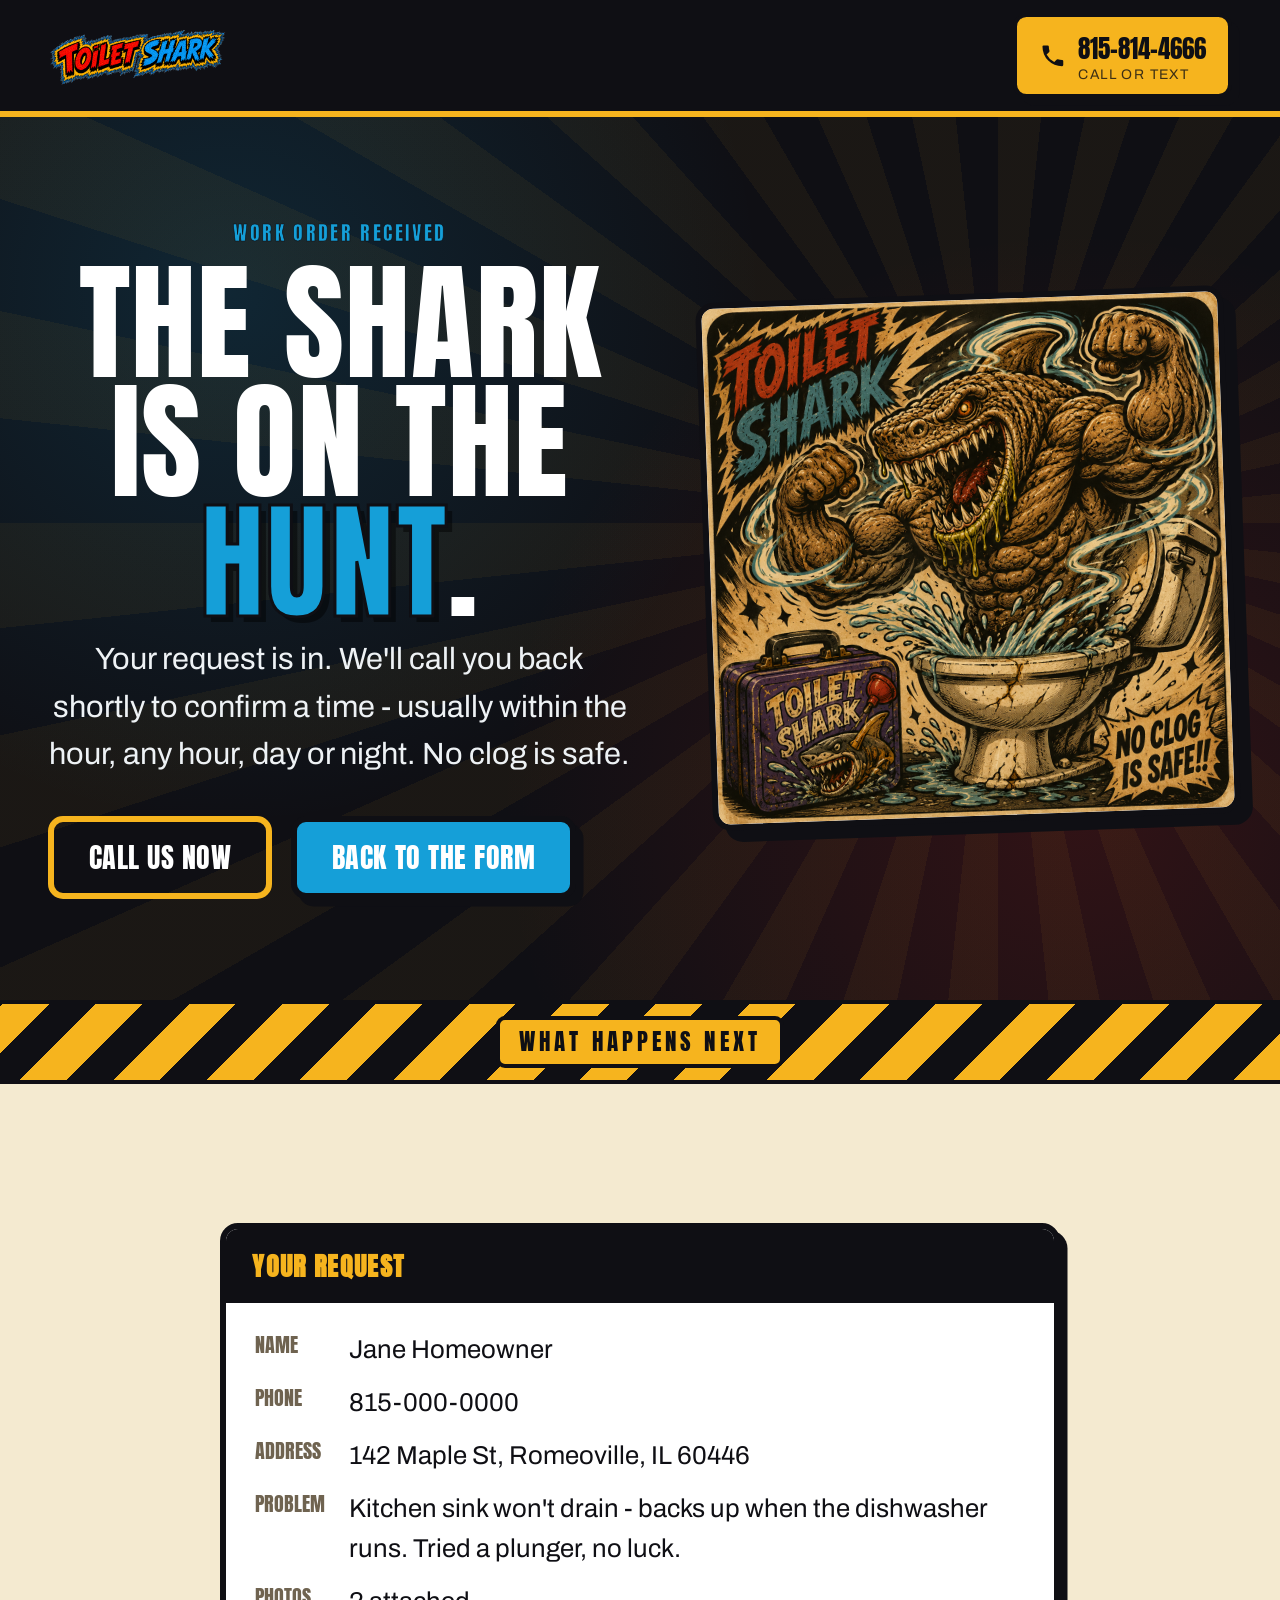
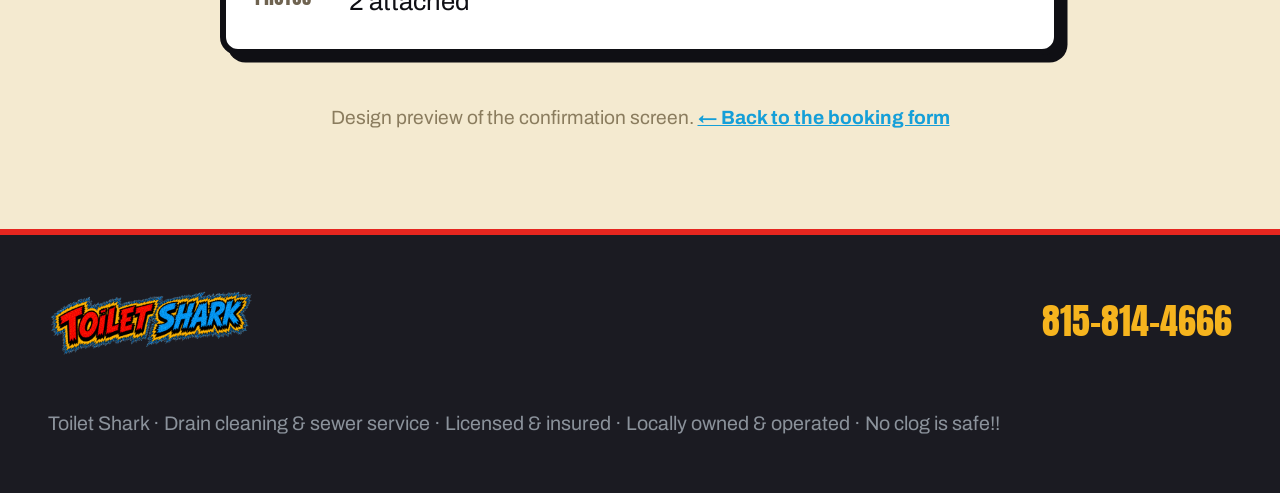
<file: booked.html>
<!doctype html>
<html lang="en">
<head>
<meta charset="utf-8">
<meta name="viewport" content="width=device-width, initial-scale=1">
<title>Request received | Toilet Shark</title>
<meta name="description" content="Your Toilet Shark service request is in. We'll call to confirm your visit.">
<meta name="robots" content="noindex">
<link rel="preconnect" href="https://fonts.googleapis.com">
<link rel="preconnect" href="https://fonts.gstatic.com" crossorigin>
<link href="https://fonts.googleapis.com/css2?family=Anton&family=Archivo:wght@500;600;700;800&display=swap" rel="stylesheet">
<link rel="stylesheet" href="styles.css">
</head>
<body>
<a class="skip-link" href="#main">Skip to content</a>

<!-- ===== Sticky bar ===== -->
<header class="bar">
  <div class="container bar__in">
    <a href="book.html" aria-label="Toilet Shark - home"><img class="bar__logo" src="assets/wordmark.png" alt="Toilet Shark"></a>
    <span class="bar__spacer"></span>
    <a class="bar__call" href="tel:+18158144666">
      <svg class="ico" viewBox="0 0 24 24" fill="currentColor" aria-hidden="true"><path d="M6.6 10.8a15.6 15.6 0 0 0 6.6 6.6l2.2-2.2a1 1 0 0 1 1-.25 11.4 11.4 0 0 0 3.6.58 1 1 0 0 1 1 1V20a1 1 0 0 1-1 1A17 17 0 0 1 3 4a1 1 0 0 1 1-1h3.5a1 1 0 0 1 1 1 11.4 11.4 0 0 0 .57 3.6 1 1 0 0 1-.24 1Z"/></svg>
      <span>815-814-4666<small>Call or text</small></span>
    </a>
  </div>
</header>

<main id="main">
  <section class="hero">
    <div class="container hero__in">
      <div class="hero__copy done">
        <p class="eyebrow">Work order received</p>
        <h1 class="display">The shark is on the <span class="pop-blue">hunt</span>.</h1>
        <p class="hero__sub">Your request is in. We'll call you back shortly to confirm a time - usually within the hour, any hour, day or night. No clog is safe.</p>
        <div class="hero__cta">
          <a class="btn btn--ghost" href="tel:+18158144666">Call us now</a>
          <a class="btn btn--blue" href="book.html">Back to the form</a>
        </div>
      </div>

      <div class="hero__art">
        <div class="frame"><img src="assets/mascot.png" alt="The Toilet Shark mascot flexing" width="360" height="360"></div>
      </div>
    </div>
  </section>

  <div class="tape"><span>What happens next</span></div>

  <section class="order">
    <div class="container">
      <!-- Mock summary of what the homeowner submitted (design only) -->
      <div class="summary">
        <h3>Your request</h3>
        <dl>
          <dt>Name</dt><dd>Jane Homeowner</dd>
          <dt>Phone</dt><dd>815-000-0000</dd>
          <dt>Address</dt><dd>142 Maple St, Romeoville, IL 60446</dd>
          <dt>Problem</dt><dd>Kitchen sink won't drain - backs up when the dishwasher runs. Tried a plunger, no luck.</dd>
          <dt>Photos</dt><dd>2 attached</dd>
        </dl>
      </div>

      <p class="mock-note" style="margin-top:2rem">Design preview of the confirmation screen. <a href="book.html">← Back to the booking form</a></p>
    </div>
  </section>
</main>

<footer class="foot">
  <div class="container foot__in">
    <img class="foot__logo" src="assets/wordmark.png" alt="Toilet Shark">
    <a class="foot__call" href="tel:+18158144666">815-814-4666</a>
    <small>Toilet Shark · Drain cleaning &amp; sewer service · Licensed &amp; insured · Locally owned &amp; operated · No clog is safe!!</small>
  </div>
</footer>

</body>
</html>
</file>
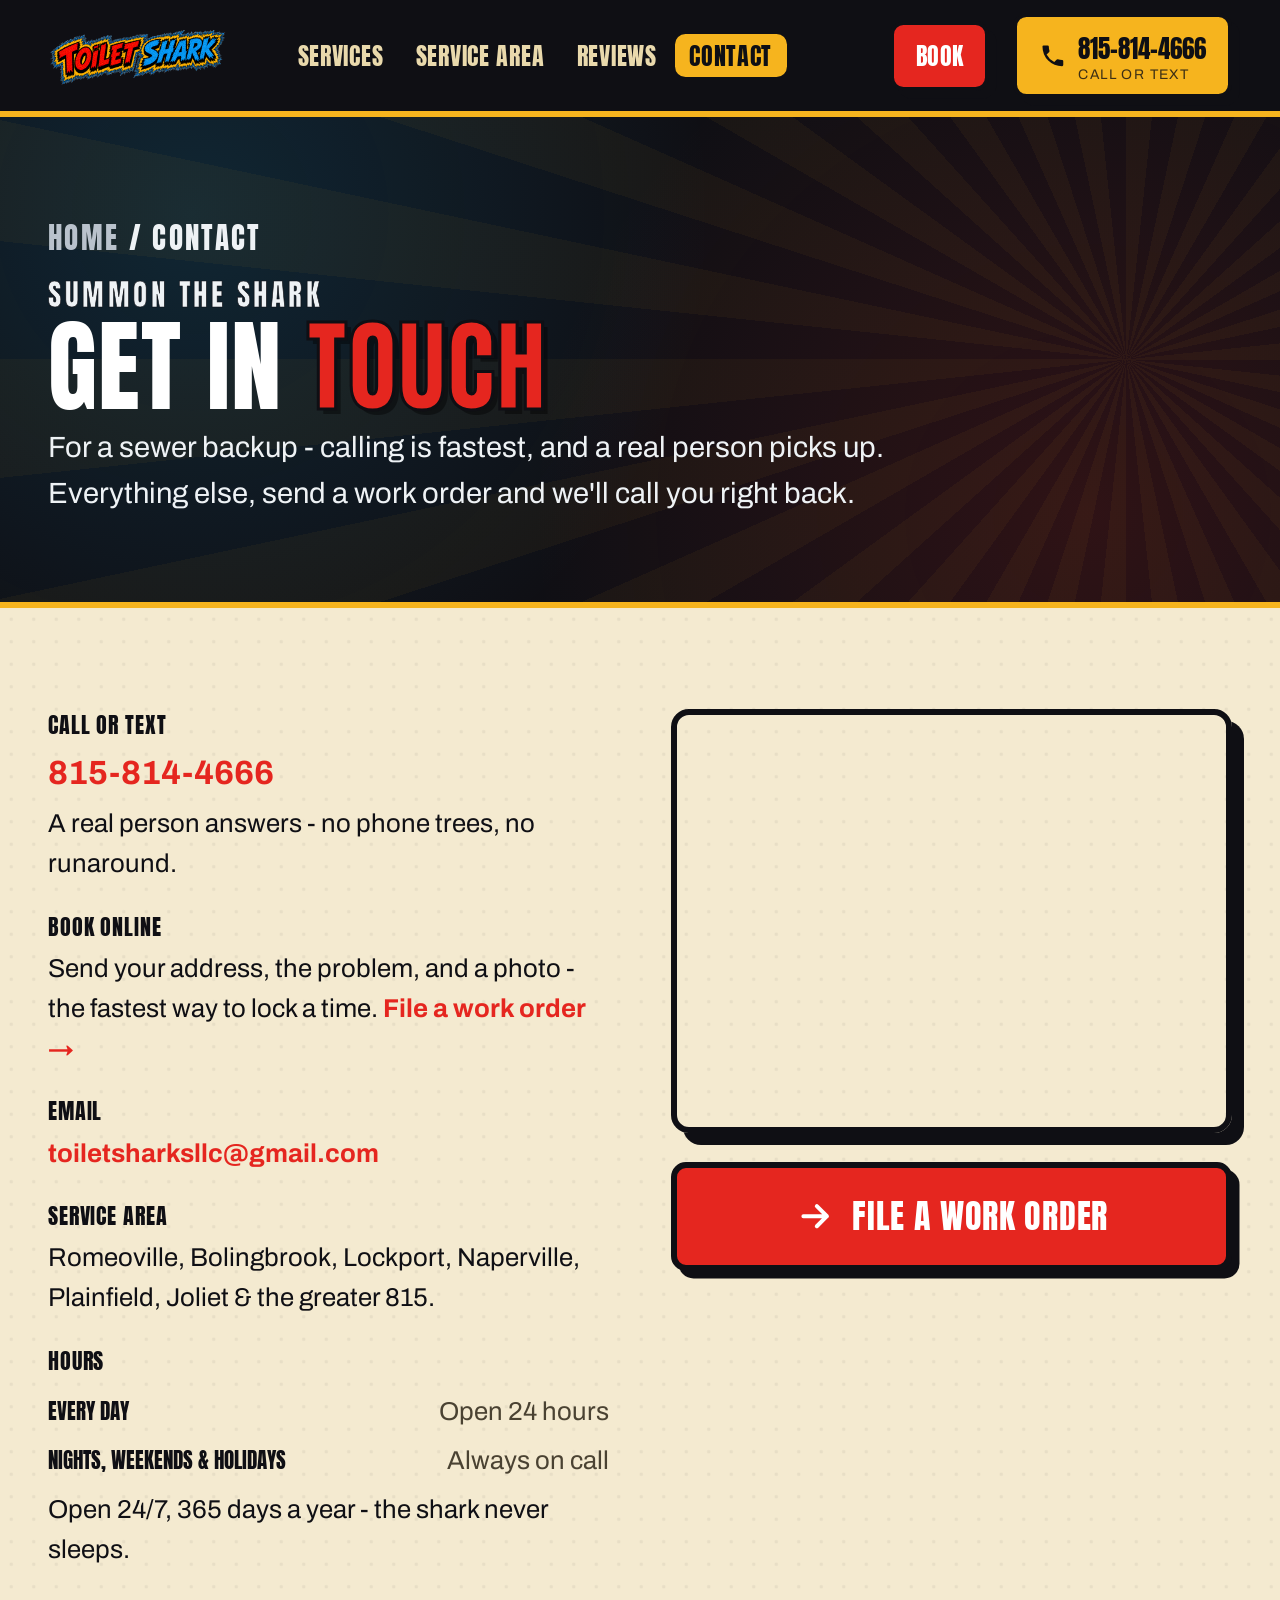
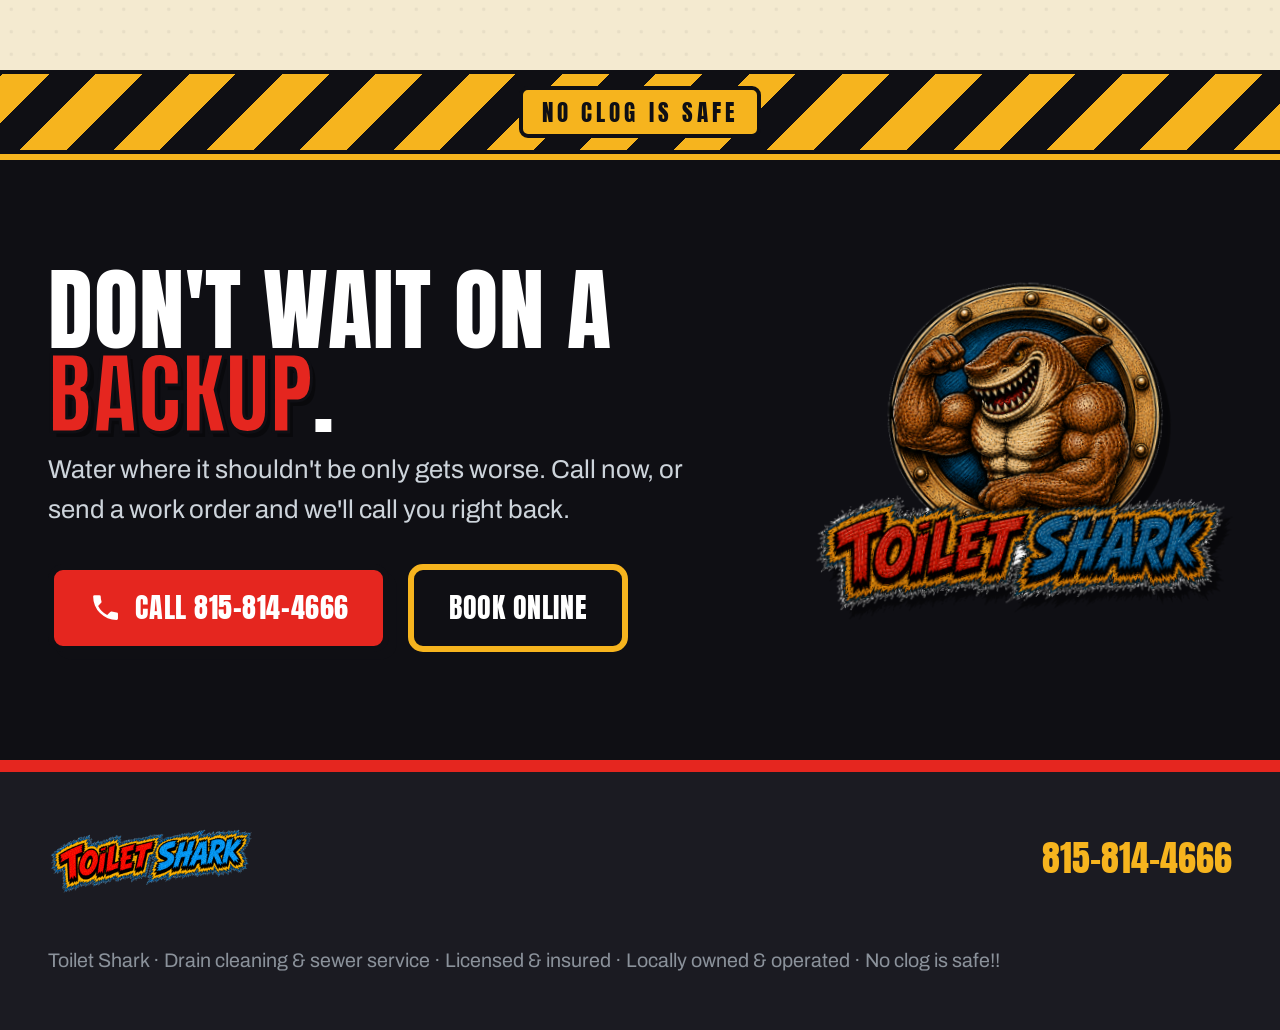
<file: contact.html>
<!doctype html>
<html lang="en">
<head>
<meta charset="utf-8">
<meta name="viewport" content="width=device-width, initial-scale=1">
<title>Contact - Call or Book the Toilet Shark | 815-814-4666</title>
<meta name="description" content="Reach Toilet Shark for drain and sewer help across the Romeoville area. Call or text 815-814-4666 - a real person answers - or send a work order online.">
<meta name="theme-color" content="#0f0f14">
<link rel="preconnect" href="https://fonts.googleapis.com">
<link rel="preconnect" href="https://fonts.gstatic.com" crossorigin>
<link href="https://fonts.googleapis.com/css2?family=Anton&family=Archivo:wght@500;600;700;800&display=swap" rel="stylesheet">
<link rel="stylesheet" href="styles.css">
</head>
<body>
<a class="skip-link" href="#main">Skip to content</a>

<header class="bar">
  <div class="container bar__in">
    <a href="index.html" aria-label="Toilet Shark - home"><img class="bar__logo" src="assets/wordmark.png" alt="Toilet Shark"></a>
    <nav class="bar__nav" aria-label="Primary">
      <a href="services.html">Services</a>
      <a href="service-area.html">Service area</a>
      <!-- About nav link hidden for now - restore by uncommenting -->
      <!-- <a href="about.html">About</a> -->
      <a href="reviews.html">Reviews</a>
      <a href="contact.html" aria-current="page">Contact</a>
    </nav>
    <span class="bar__spacer"></span>
    <a class="bar__book" href="book.html">Book</a>
    <a class="bar__call" href="tel:+18158144666">
      <svg class="ico" viewBox="0 0 24 24" fill="currentColor" aria-hidden="true"><path d="M6.6 10.8a15.6 15.6 0 0 0 6.6 6.6l2.2-2.2a1 1 0 0 1 1-.25 11.4 11.4 0 0 0 3.6.58 1 1 0 0 1 1 1V20a1 1 0 0 1-1 1A17 17 0 0 1 3 4a1 1 0 0 1 1-1h3.5a1 1 0 0 1 1 1 11.4 11.4 0 0 0 .57 3.6 1 1 0 0 1-.24 1Z"/></svg>
      <span>815-814-4666<small>Call or text</small></span>
    </a>
  </div>
</header>

<main id="main">

  <section class="pagehero">
    <div class="container pagehero__in">
      <p class="crumbs"><a href="index.html">Home</a> / Contact</p>
      <p class="eyebrow">Summon the shark</p>
      <h1 class="display">Get in <span class="pop-red">touch</span></h1>
      <p>For a sewer backup - calling is fastest, and a real person picks up. Everything else, send a work order and we'll call you right back.</p>
    </div>
  </section>

  <section class="band band--paper">
    <div class="container contact-grid">
      <ul class="info">
        <li>
          <span class="info__k">Call or text</span>
          <a href="tel:+18158144666" style="font-size:1.4rem">815-814-4666</a>
          <span>A real person answers - no phone trees, no runaround.</span>
        </li>
        <li>
          <span class="info__k">Book online</span>
          <span>Send your address, the problem, and a photo - the fastest way to lock a time. <a href="book.html">File a work order &rarr;</a></span>
        </li>
        <li>
          <span class="info__k">Email</span>
          <a href="mailto:toiletsharksllc@gmail.com">toiletsharksllc@gmail.com</a>
        </li>
        <li>
          <span class="info__k">Service area</span>
          <span>Romeoville, Bolingbrook, Lockport, Naperville, Plainfield, Joliet &amp; the greater 815.</span>
        </li>
        <li>
          <span class="info__k">Hours</span>
          <table class="hours">
            <tbody>
              <tr><th>Every day</th><td>Open 24 hours</td></tr>
              <tr><th>Nights, weekends &amp; holidays</th><td>Always on call</td></tr>
            </tbody>
          </table>
          <span>Open 24/7, 365 days a year - the shark never sleeps.</span>
        </li>
      </ul>

      <div>
        <div class="mapframe">
          <iframe title="Map of the Romeoville, Illinois service area" loading="lazy" referrerpolicy="no-referrer-when-downgrade" src="https://www.google.com/maps?q=Romeoville,%20IL&output=embed"></iframe>
        </div>
        <a class="btn btn--red btn--block" href="book.html" style="margin-top:1.2rem">
          <svg class="ico" viewBox="0 0 24 24" fill="none" stroke="currentColor" stroke-width="2.4" stroke-linecap="round" stroke-linejoin="round" aria-hidden="true"><path d="M5 12h14M13 6l6 6-6 6"/></svg>
          File a work order
        </a>
      </div>
    </div>
  </section>

  <div class="tape"><span>No clog is safe</span></div>

  <section class="callout">
    <div class="container callout__in">
      <div class="callout__copy">
        <h2 class="display">Don't wait on a <span class="pop-red">backup</span>.</h2>
        <p>Water where it shouldn't be only gets worse. Call now, or send a work order and we'll call you right back.</p>
        <div class="callout__cta">
          <a class="btn btn--red" href="tel:+18158144666">
            <svg class="ico" viewBox="0 0 24 24" fill="currentColor" aria-hidden="true"><path d="M6.6 10.8a15.6 15.6 0 0 0 6.6 6.6l2.2-2.2a1 1 0 0 1 1-.25 11.4 11.4 0 0 0 3.6.58 1 1 0 0 1 1 1V20a1 1 0 0 1-1 1A17 17 0 0 1 3 4a1 1 0 0 1 1-1h3.5a1 1 0 0 1 1 1 11.4 11.4 0 0 0 .57 3.6 1 1 0 0 1-.24 1Z"/></svg>
            Call 815-814-4666
          </a>
          <a class="btn btn--ghost" href="book.html">Book online</a>
        </div>
      </div>
      <div class="callout__art"><img src="assets/logo-lockup.png" alt="Toilet Shark emblem" width="320" height="320"></div>
    </div>
  </section>

</main>

<footer class="foot">
  <div class="container foot__in">
    <img class="foot__logo" src="assets/wordmark.png" alt="Toilet Shark">
    <a class="foot__call" href="tel:+18158144666">815-814-4666</a>
    <small>Toilet Shark · Drain cleaning &amp; sewer service · Licensed &amp; insured · Locally owned &amp; operated · No clog is safe!!</small>
  </div>
</footer>

</body>
</html>
</file>
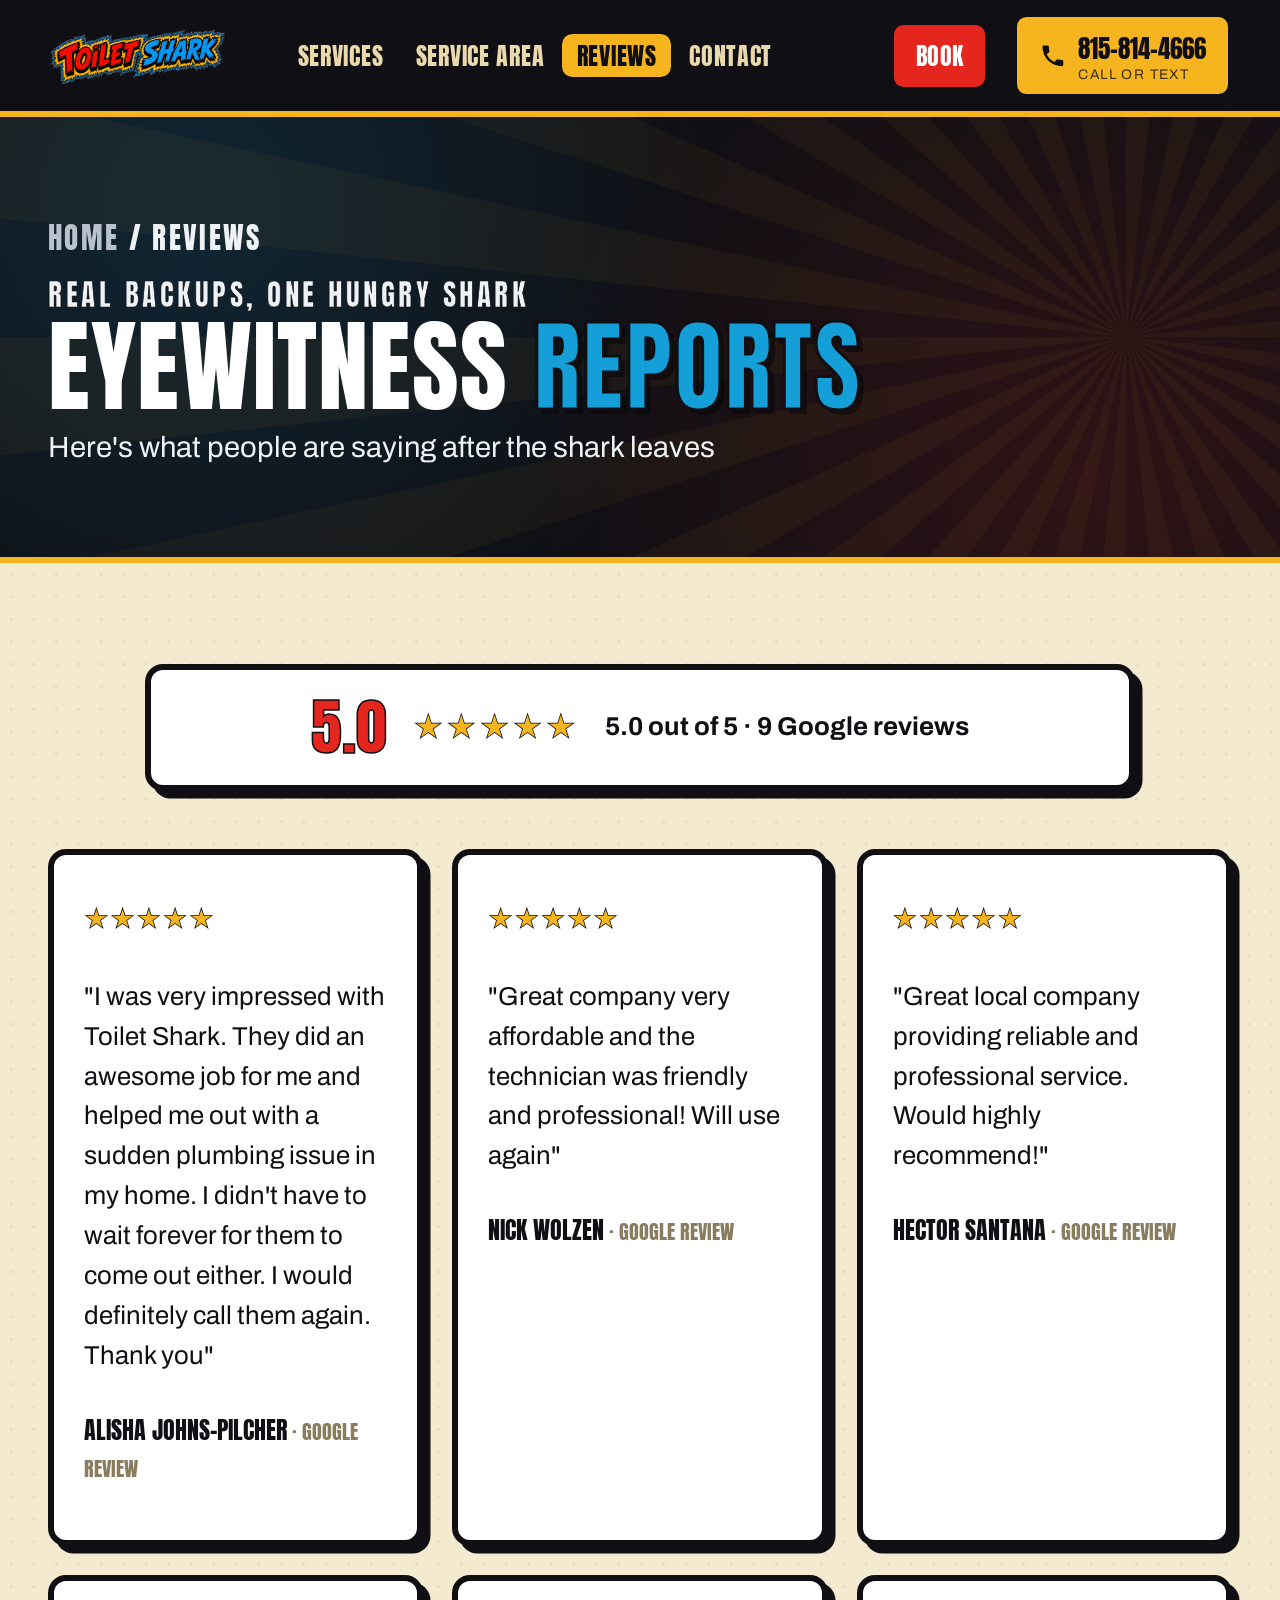
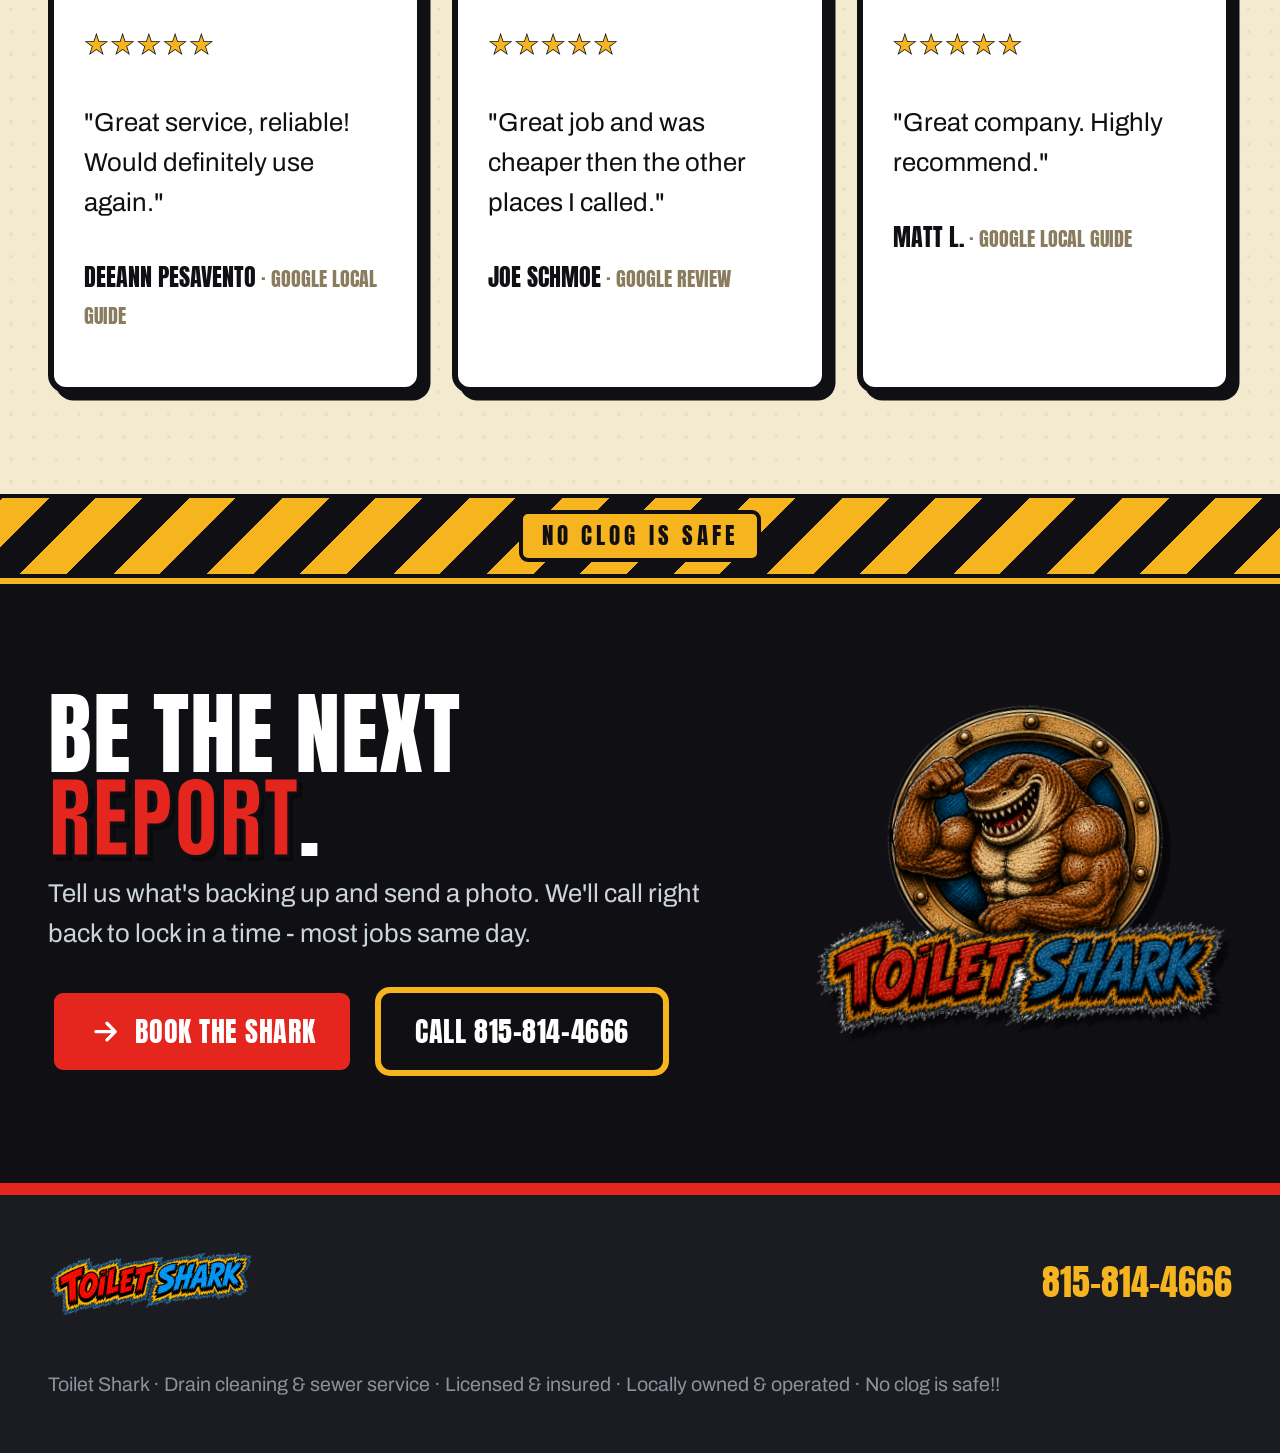
<file: reviews.html>
<!doctype html>
<html lang="en">
<head>
<meta charset="utf-8">
<meta name="viewport" content="width=device-width, initial-scale=1">
<title>Reviews - Eyewitness Reports | Toilet Shark</title>
<meta name="description" content="Real Google reviews from homeowners who called the Toilet Shark for a clog, backup, or burst pipe. Rated 5.0 out of 5. Call 815-814-4666.">
<meta name="theme-color" content="#0f0f14">
<link rel="preconnect" href="https://fonts.googleapis.com">
<link rel="preconnect" href="https://fonts.gstatic.com" crossorigin>
<link href="https://fonts.googleapis.com/css2?family=Anton&family=Archivo:wght@500;600;700;800&display=swap" rel="stylesheet">
<link rel="stylesheet" href="styles.css">
</head>
<body>
<a class="skip-link" href="#main">Skip to content</a>

<header class="bar">
  <div class="container bar__in">
    <a href="index.html" aria-label="Toilet Shark - home"><img class="bar__logo" src="assets/wordmark.png" alt="Toilet Shark"></a>
    <nav class="bar__nav" aria-label="Primary">
      <a href="services.html">Services</a>
      <a href="service-area.html">Service area</a>
      <!-- About nav link hidden for now - restore by uncommenting -->
      <!-- <a href="about.html">About</a> -->
      <a href="reviews.html" aria-current="page">Reviews</a>
      <a href="contact.html">Contact</a>
    </nav>
    <span class="bar__spacer"></span>
    <a class="bar__book" href="book.html">Book</a>
    <a class="bar__call" href="tel:+18158144666">
      <svg class="ico" viewBox="0 0 24 24" fill="currentColor" aria-hidden="true"><path d="M6.6 10.8a15.6 15.6 0 0 0 6.6 6.6l2.2-2.2a1 1 0 0 1 1-.25 11.4 11.4 0 0 0 3.6.58 1 1 0 0 1 1 1V20a1 1 0 0 1-1 1A17 17 0 0 1 3 4a1 1 0 0 1 1-1h3.5a1 1 0 0 1 1 1 11.4 11.4 0 0 0 .57 3.6 1 1 0 0 1-.24 1Z"/></svg>
      <span>815-814-4666<small>Call or text</small></span>
    </a>
  </div>
</header>

<main id="main">

  <section class="pagehero">
    <div class="container pagehero__in">
      <p class="crumbs"><a href="index.html">Home</a> / Reviews</p>
      <p class="eyebrow">Real backups, one hungry shark</p>
      <h1 class="display">Eyewitness <span class="pop-blue">reports</span></h1>
      <p>Here's what people are saying after the shark leaves</p>
    </div>
  </section>

  <section class="band band--paper" id="reviews">
    <div class="container">
      <div class="ratingbar">
        <span class="ratingbar__score">5.0</span>
        <span class="ratingbar__stars" aria-hidden="true">★★★★★</span>
        <span class="ratingbar__meta">5.0 out of 5 · 9 Google reviews</span>
      </div>
      <div class="reports">
        <article class="report">
          <p class="report__stars" aria-label="5 out of 5 stars">★★★★★</p>
          <p>"I was very impressed with Toilet Shark. They did an awesome job for me and helped me out with a sudden plumbing issue in my home. I didn't have to wait forever for them to come out either. I would definitely call them again. Thank you"</p>
          <p class="report__who">Alisha Johns-Pilcher<span class="report__where"> · Google review</span></p>
        </article>
        <article class="report">
          <p class="report__stars" aria-label="5 out of 5 stars">★★★★★</p>
          <p>"Great company very affordable and the technician was friendly and professional! Will use again"</p>
          <p class="report__who">Nick Wolzen<span class="report__where"> · Google review</span></p>
        </article>
        <article class="report">
          <p class="report__stars" aria-label="5 out of 5 stars">★★★★★</p>
          <p>"Great local company providing reliable and professional service. Would highly recommend!"</p>
          <p class="report__who">Hector Santana<span class="report__where"> · Google review</span></p>
        </article>
        <article class="report">
          <p class="report__stars" aria-label="5 out of 5 stars">★★★★★</p>
          <p>"Great service, reliable! Would definitely use again."</p>
          <p class="report__who">DeeAnn Pesavento<span class="report__where"> · Google Local Guide</span></p>
        </article>
        <article class="report">
          <p class="report__stars" aria-label="5 out of 5 stars">★★★★★</p>
          <p>"Great job and was cheaper then the other places I called."</p>
          <p class="report__who">Joe Schmoe<span class="report__where"> · Google review</span></p>
        </article>
        <article class="report">
          <p class="report__stars" aria-label="5 out of 5 stars">★★★★★</p>
          <p>"Great company. Highly recommend."</p>
          <p class="report__who">Matt L.<span class="report__where"> · Google Local Guide</span></p>
        </article>
      </div>
    </div>
  </section>

  <div class="tape"><span>No clog is safe</span></div>

  <section class="callout">
    <div class="container callout__in">
      <div class="callout__copy">
        <h2 class="display">Be the next <span class="pop-red">report</span>.</h2>
        <p>Tell us what's backing up and send a photo. We'll call right back to lock in a time - most jobs same day.</p>
        <div class="callout__cta">
          <a class="btn btn--red" href="book.html">
            <svg class="ico" viewBox="0 0 24 24" fill="none" stroke="currentColor" stroke-width="2.4" stroke-linecap="round" stroke-linejoin="round" aria-hidden="true"><path d="M5 12h14M13 6l6 6-6 6"/></svg>
            Book the shark
          </a>
          <a class="btn btn--ghost" href="tel:+18158144666">Call 815-814-4666</a>
        </div>
      </div>
      <div class="callout__art"><img src="assets/logo-lockup.png" alt="Toilet Shark emblem" width="320" height="320"></div>
    </div>
  </section>

</main>

<footer class="foot">
  <div class="container foot__in">
    <img class="foot__logo" src="assets/wordmark.png" alt="Toilet Shark">
    <a class="foot__call" href="tel:+18158144666">815-814-4666</a>
    <small>Toilet Shark · Drain cleaning &amp; sewer service · Licensed &amp; insured · Locally owned &amp; operated · No clog is safe!!</small>
  </div>
</footer>

</body>
</html>
</file>
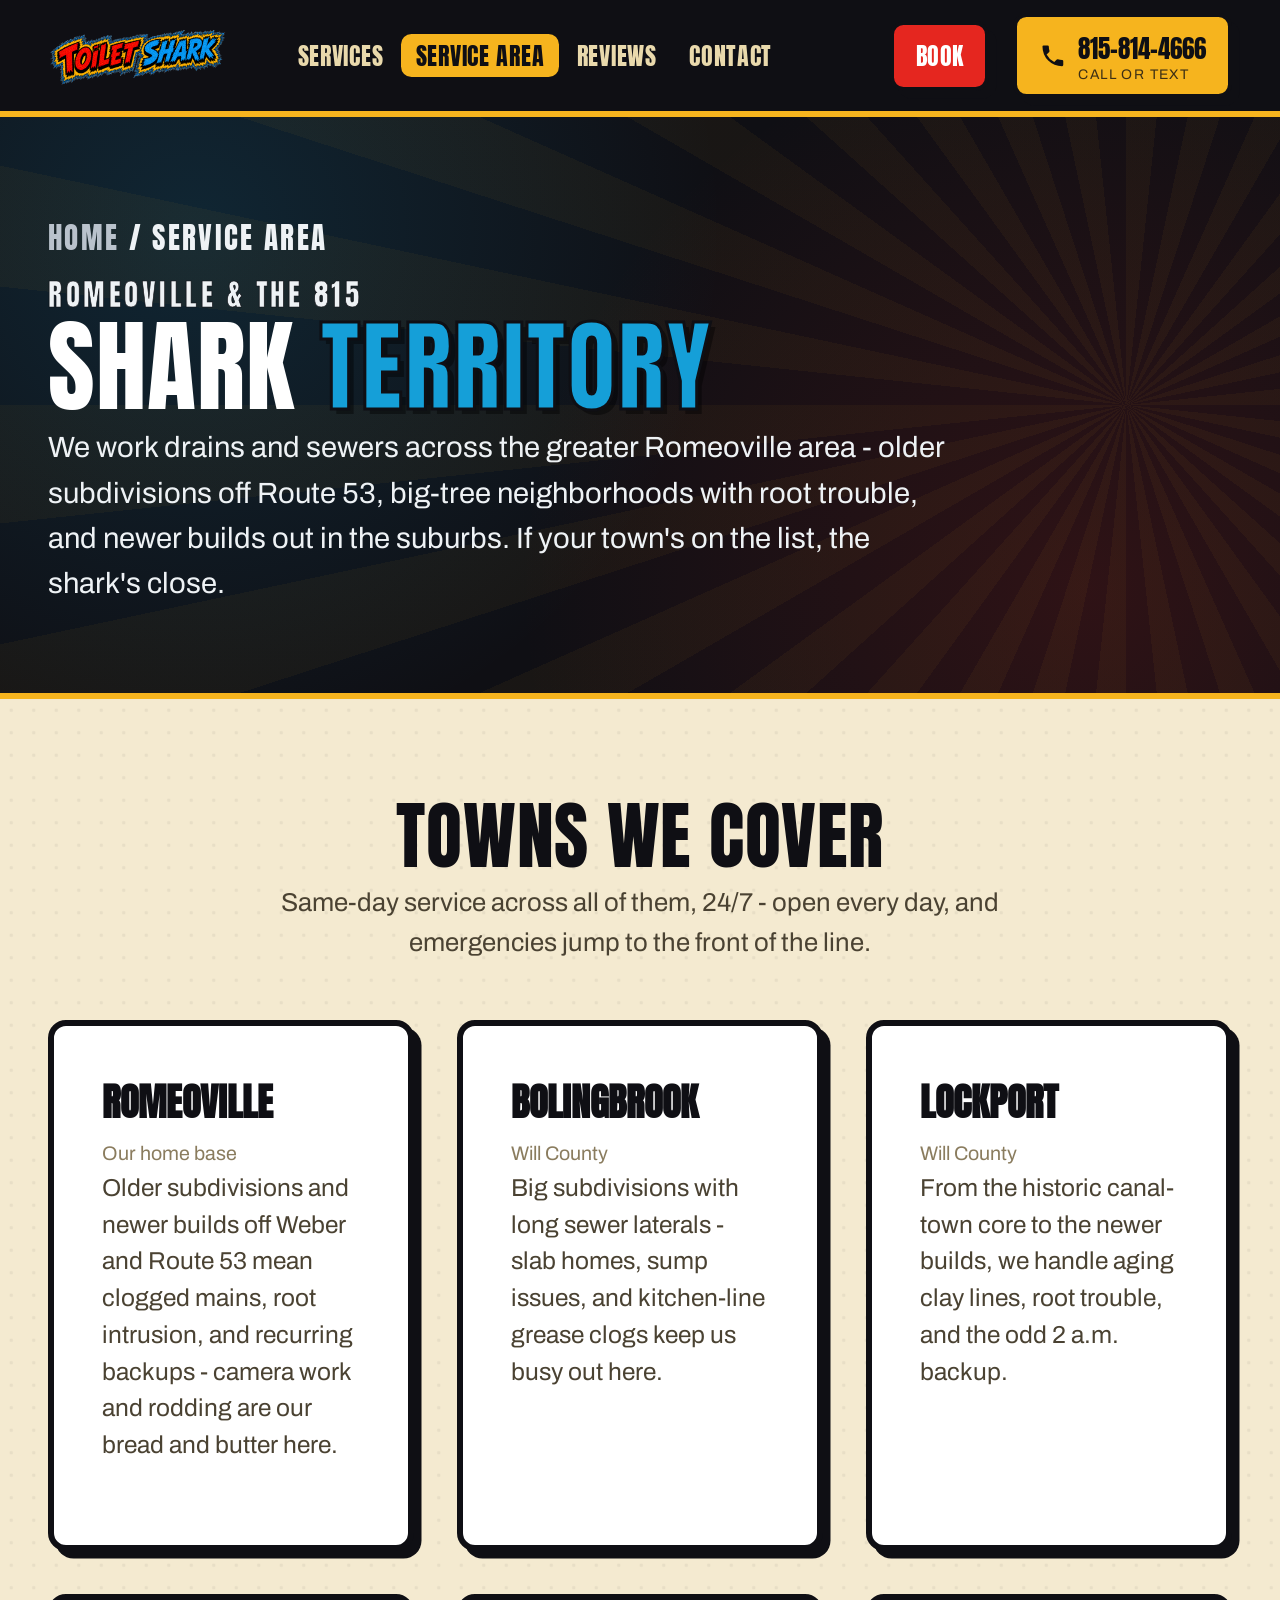
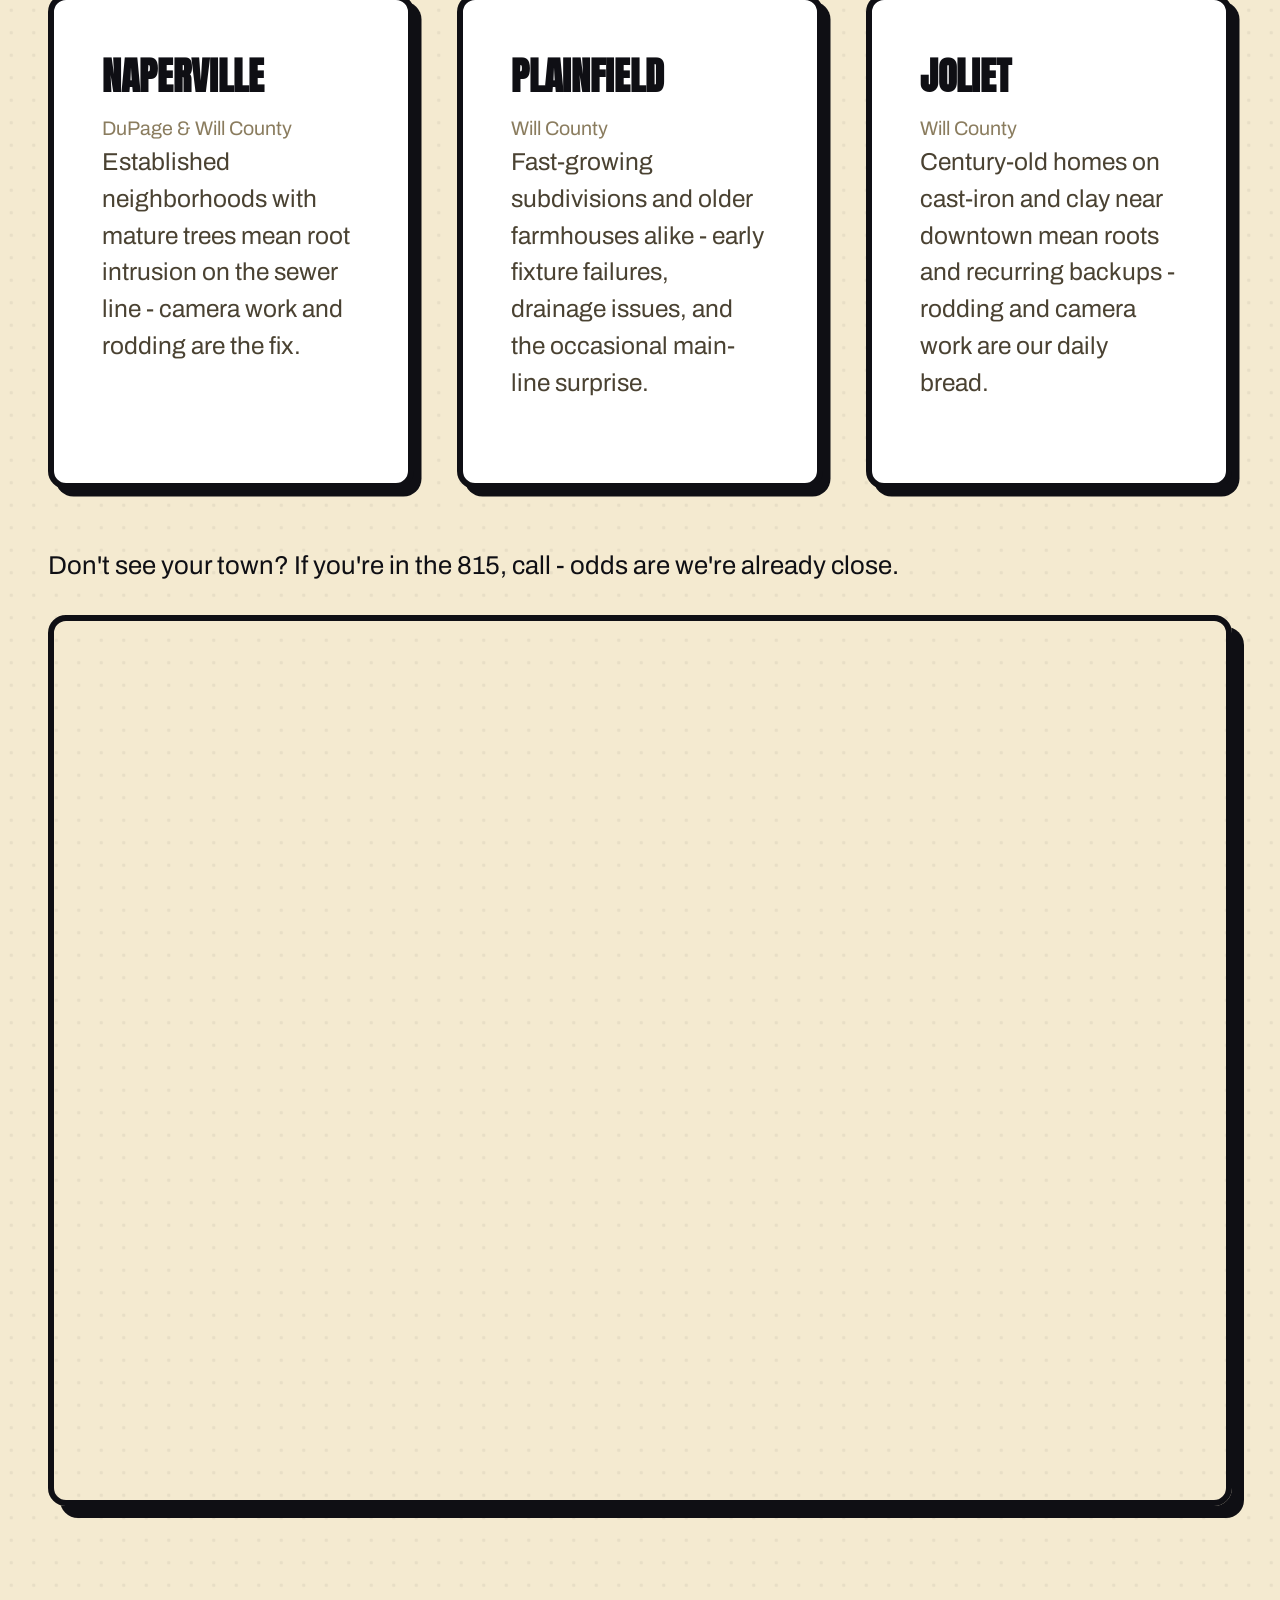
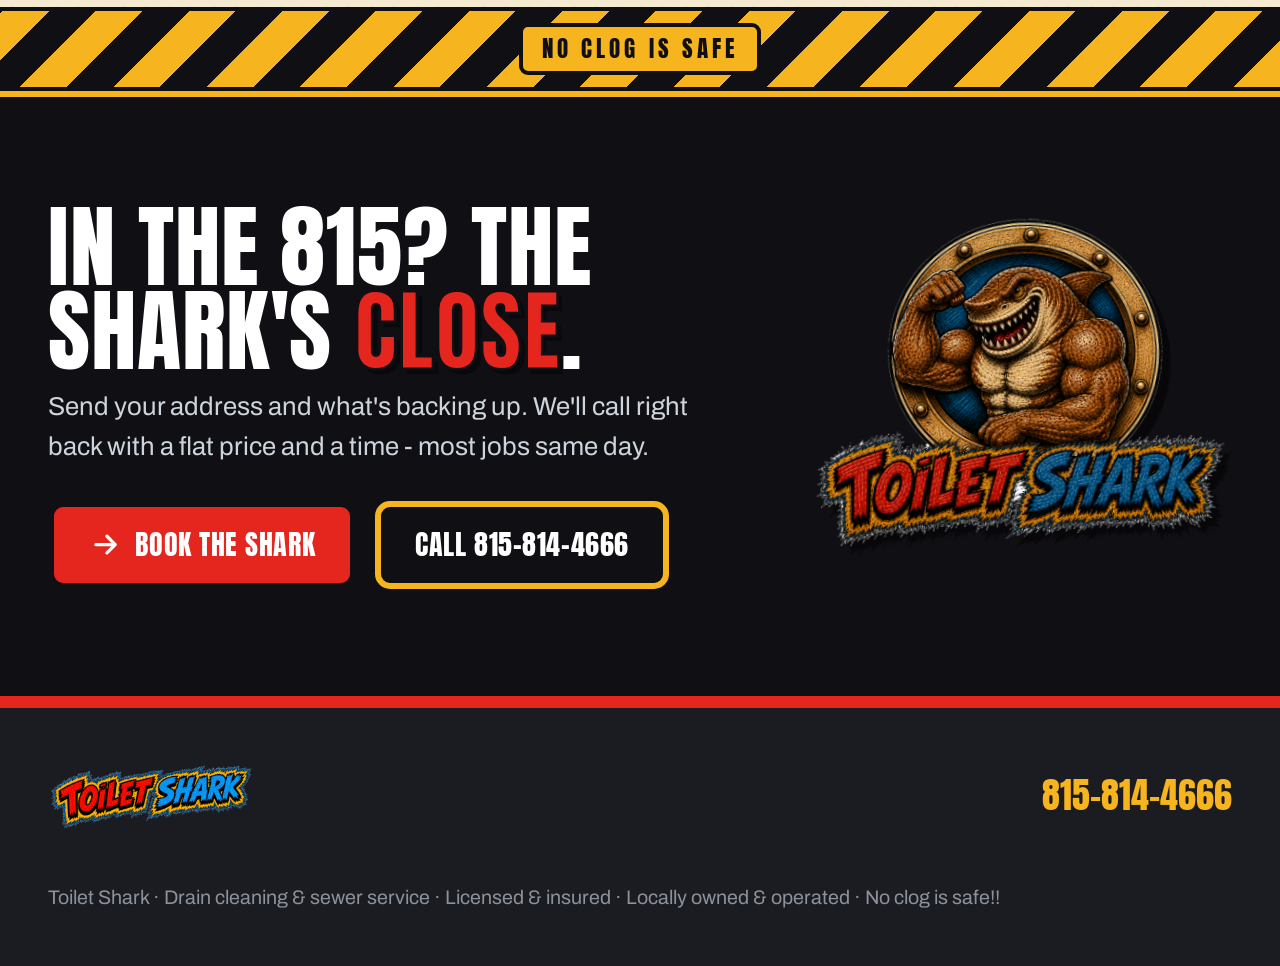
<file: service-area.html>
<!doctype html>
<html lang="en">
<head>
<meta charset="utf-8">
<meta name="viewport" content="width=device-width, initial-scale=1">
<title>Service Area - Romeoville &amp; the 815 | Toilet Shark</title>
<meta name="description" content="Toilet Shark works drains and sewers across the Romeoville area - Bolingbrook, Lockport, Naperville, Plainfield, Joliet and more. Same-day service, open 24/7 every day. Call 815-814-4666.">
<meta name="theme-color" content="#0f0f14">
<link rel="preconnect" href="https://fonts.googleapis.com">
<link rel="preconnect" href="https://fonts.gstatic.com" crossorigin>
<link href="https://fonts.googleapis.com/css2?family=Anton&family=Archivo:wght@500;600;700;800&display=swap" rel="stylesheet">
<link rel="stylesheet" href="styles.css">
</head>
<body>
<a class="skip-link" href="#main">Skip to content</a>

<header class="bar">
  <div class="container bar__in">
    <a href="index.html" aria-label="Toilet Shark - home"><img class="bar__logo" src="assets/wordmark.png" alt="Toilet Shark"></a>
    <nav class="bar__nav" aria-label="Primary">
      <a href="services.html">Services</a>
      <a href="service-area.html" aria-current="page">Service area</a>
      <!-- About nav link hidden for now - restore by uncommenting -->
      <!-- <a href="about.html">About</a> -->
      <a href="reviews.html">Reviews</a>
      <a href="contact.html">Contact</a>
    </nav>
    <span class="bar__spacer"></span>
    <a class="bar__book" href="book.html">Book</a>
    <a class="bar__call" href="tel:+18158144666">
      <svg class="ico" viewBox="0 0 24 24" fill="currentColor" aria-hidden="true"><path d="M6.6 10.8a15.6 15.6 0 0 0 6.6 6.6l2.2-2.2a1 1 0 0 1 1-.25 11.4 11.4 0 0 0 3.6.58 1 1 0 0 1 1 1V20a1 1 0 0 1-1 1A17 17 0 0 1 3 4a1 1 0 0 1 1-1h3.5a1 1 0 0 1 1 1 11.4 11.4 0 0 0 .57 3.6 1 1 0 0 1-.24 1Z"/></svg>
      <span>815-814-4666<small>Call or text</small></span>
    </a>
  </div>
</header>

<main id="main">

  <section class="pagehero">
    <div class="container pagehero__in">
      <p class="crumbs"><a href="index.html">Home</a> / Service area</p>
      <p class="eyebrow">Romeoville &amp; the 815</p>
      <h1 class="display">Shark <span class="pop-blue">territory</span></h1>
      <p>We work drains and sewers across the greater Romeoville area - older subdivisions off Route 53, big-tree neighborhoods with root trouble, and newer builds out in the suburbs. If your town's on the list, the shark's close.</p>
    </div>
  </section>

  <section class="band band--paper">
    <div class="container">
      <div class="band__head">
        <h2 class="display">Towns we cover</h2>
        <p>Same-day service across all of them, 24/7 - open every day, and emergencies jump to the front of the line.</p>
      </div>
      <div class="targets targets--towns">
        <article class="target">
          <h3>Romeoville</h3>
          <span class="target__meta">Our home base</span>
          <p>Older subdivisions and newer builds off Weber and Route 53 mean clogged mains, root intrusion, and recurring backups - camera work and rodding are our bread and butter here.</p>
        </article>
        <article class="target">
          <h3>Bolingbrook</h3>
          <span class="target__meta">Will County</span>
          <p>Big subdivisions with long sewer laterals - slab homes, sump issues, and kitchen-line grease clogs keep us busy out here.</p>
        </article>
        <article class="target">
          <h3>Lockport</h3>
          <span class="target__meta">Will County</span>
          <p>From the historic canal-town core to the newer builds, we handle aging clay lines, root trouble, and the odd 2 a.m. backup.</p>
        </article>
        <article class="target">
          <h3>Naperville</h3>
          <span class="target__meta">DuPage &amp; Will County</span>
          <p>Established neighborhoods with mature trees mean root intrusion on the sewer line - camera work and rodding are the fix.</p>
        </article>
        <article class="target">
          <h3>Plainfield</h3>
          <span class="target__meta">Will County</span>
          <p>Fast-growing subdivisions and older farmhouses alike - early fixture failures, drainage issues, and the occasional main-line surprise.</p>
        </article>
        <article class="target">
          <h3>Joliet</h3>
          <span class="target__meta">Will County</span>
          <p>Century-old homes on cast-iron and clay near downtown mean roots and recurring backups - rodding and camera work are our daily bread.</p>
        </article>
      </div>
      <p class="band__head" style="margin:clamp(1.6rem,4vw,2.4rem) auto 0;text-align:left;max-width:none">Don't see your town? If you're in the 815, call - odds are we're already close.</p>
      <div class="mapframe" style="margin-top:1.2rem">
        <iframe title="Map of the Romeoville, Illinois service area" loading="lazy" referrerpolicy="no-referrer-when-downgrade" src="https://www.google.com/maps?q=Romeoville,%20IL&output=embed"></iframe>
      </div>
    </div>
  </section>

  <div class="tape"><span>No clog is safe</span></div>

  <section class="callout">
    <div class="container callout__in">
      <div class="callout__copy">
        <h2 class="display">In the 815? The shark's <span class="pop-red">close</span>.</h2>
        <p>Send your address and what's backing up. We'll call right back with a flat price and a time - most jobs same day.</p>
        <div class="callout__cta">
          <a class="btn btn--red" href="book.html">
            <svg class="ico" viewBox="0 0 24 24" fill="none" stroke="currentColor" stroke-width="2.4" stroke-linecap="round" stroke-linejoin="round" aria-hidden="true"><path d="M5 12h14M13 6l6 6-6 6"/></svg>
            Book the shark
          </a>
          <a class="btn btn--ghost" href="tel:+18158144666">Call 815-814-4666</a>
        </div>
      </div>
      <div class="callout__art"><img src="assets/logo-lockup.png" alt="Toilet Shark emblem" width="320" height="320"></div>
    </div>
  </section>

</main>

<footer class="foot">
  <div class="container foot__in">
    <img class="foot__logo" src="assets/wordmark.png" alt="Toilet Shark">
    <a class="foot__call" href="tel:+18158144666">815-814-4666</a>
    <small>Toilet Shark · Drain cleaning &amp; sewer service · Licensed &amp; insured · Locally owned &amp; operated · No clog is safe!!</small>
  </div>
</footer>

</body>
</html>
</file>
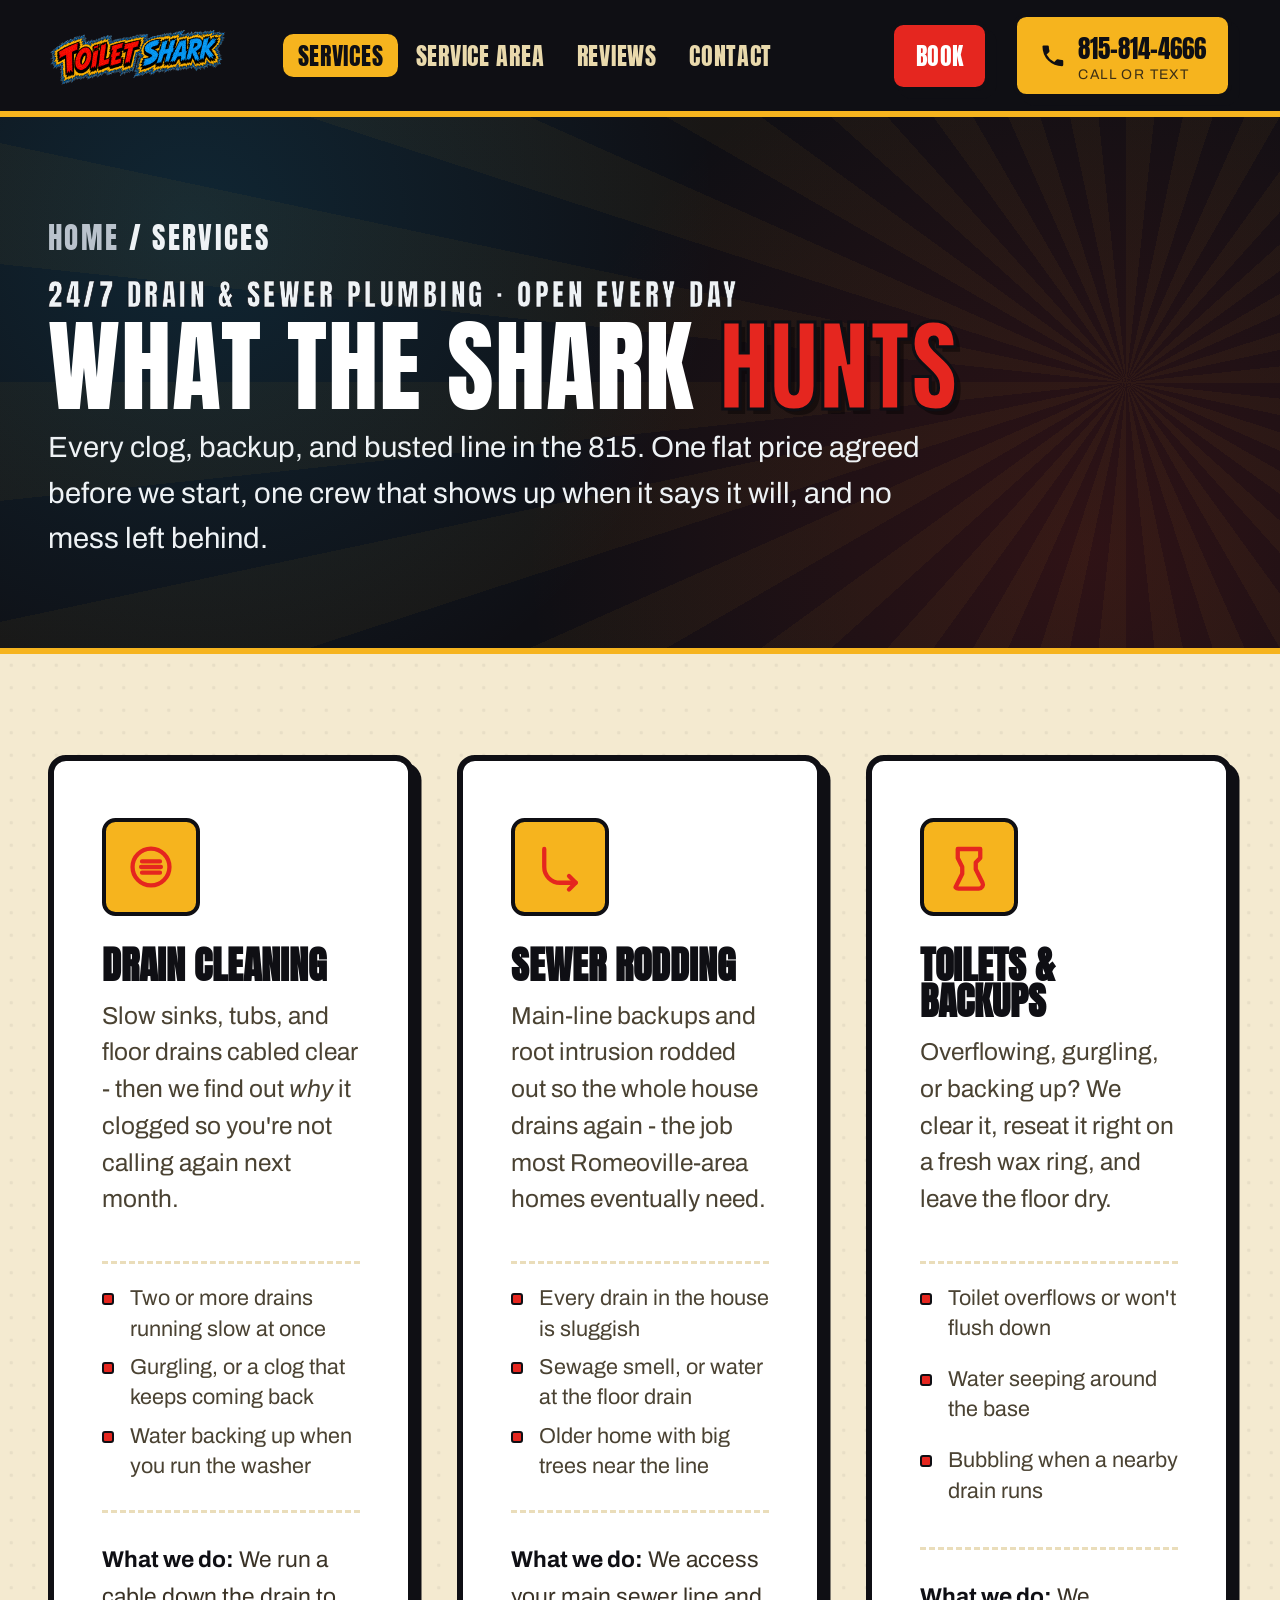
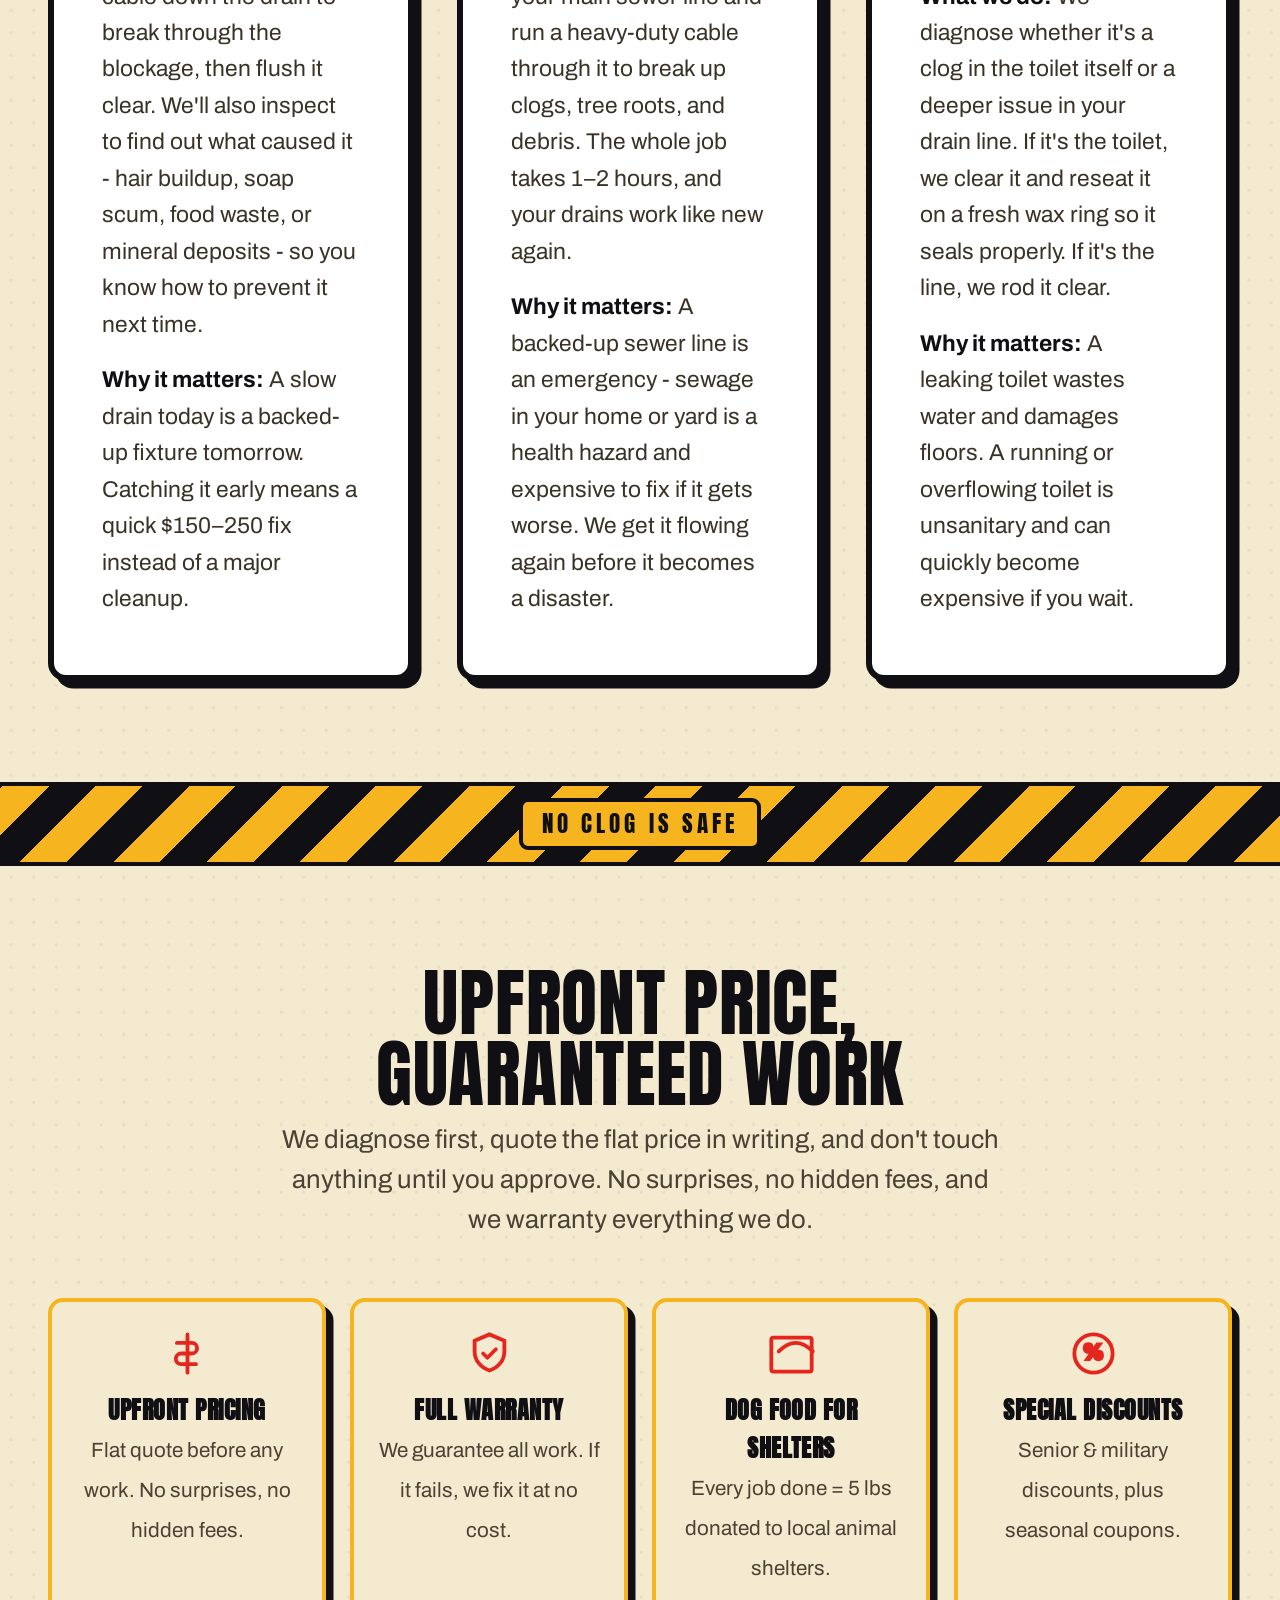
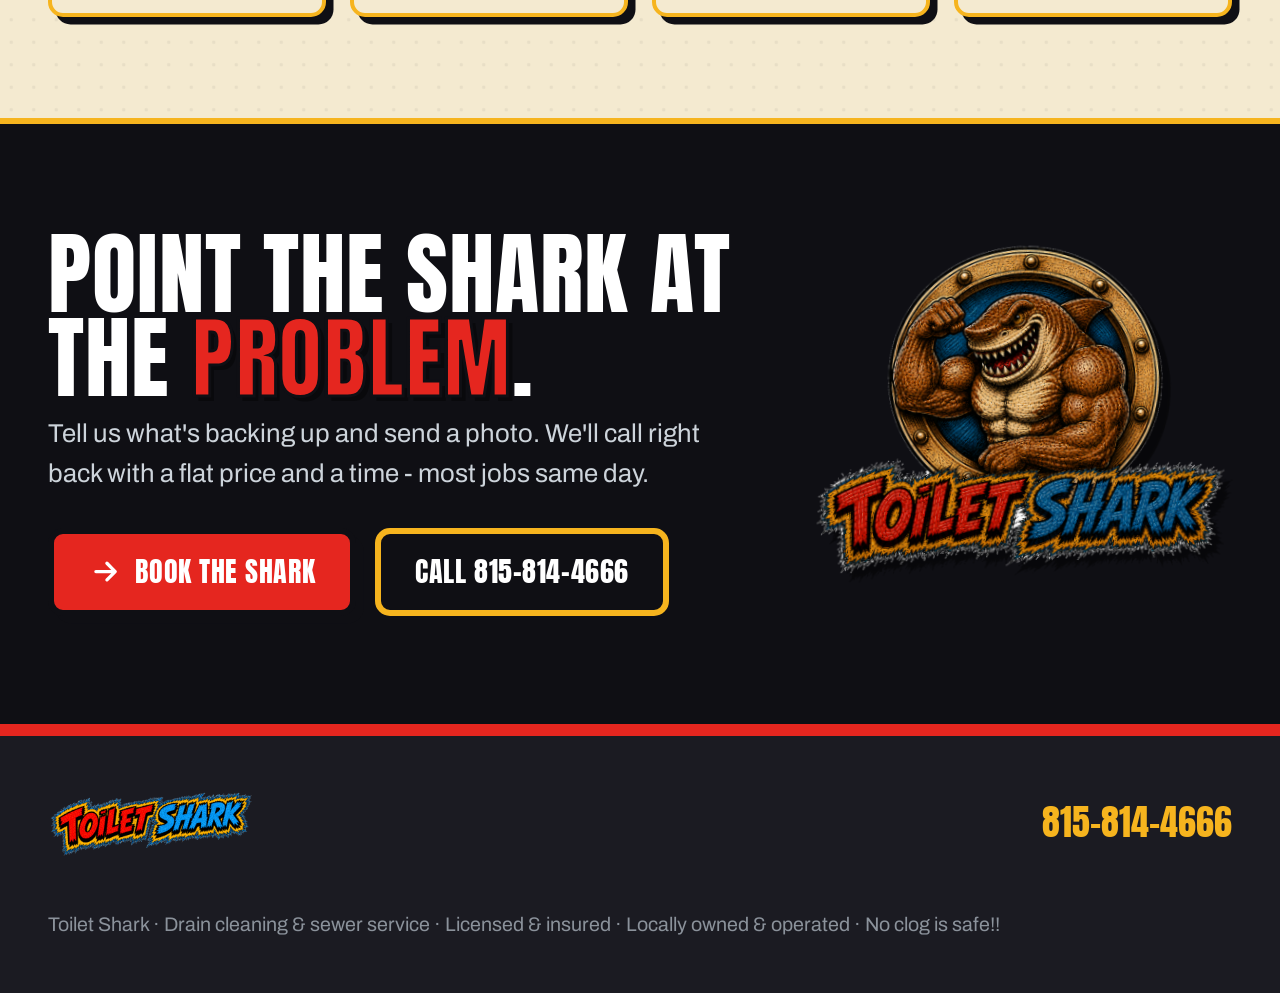
<file: services.html>
<!doctype html>
<html lang="en">
<head>
<meta charset="utf-8">
<meta name="viewport" content="width=device-width, initial-scale=1">
<title>Services - Drain Cleaning &amp; Sewer Rodding | Toilet Shark</title>
<meta name="description" content="Toilet Shark drain cleaning and sewer rodding services with upfront pricing, no hidden fees, and full warranty on all work. Toilet repair and 24/7 emergency service, open every day. Licensed & insured. Call 815-814-4666.">
<meta name="theme-color" content="#0f0f14">
<link rel="preconnect" href="https://fonts.googleapis.com">
<link rel="preconnect" href="https://fonts.gstatic.com" crossorigin>
<link href="https://fonts.googleapis.com/css2?family=Anton&family=Archivo:wght@500;600;700;800&display=swap" rel="stylesheet">
<link rel="stylesheet" href="styles.css">
</head>
<body>
<a class="skip-link" href="#main">Skip to content</a>

<header class="bar">
  <div class="container bar__in">
    <a href="index.html" aria-label="Toilet Shark - home"><img class="bar__logo" src="assets/wordmark.png" alt="Toilet Shark"></a>
    <nav class="bar__nav" aria-label="Primary">
      <a href="services.html" aria-current="page">Services</a>
      <a href="service-area.html">Service area</a>
      <!-- About nav link hidden for now - restore by uncommenting -->
      <!-- <a href="about.html">About</a> -->
      <a href="reviews.html">Reviews</a>
      <a href="contact.html">Contact</a>
    </nav>
    <span class="bar__spacer"></span>
    <a class="bar__book" href="book.html">Book</a>
    <a class="bar__call" href="tel:+18158144666">
      <svg class="ico" viewBox="0 0 24 24" fill="currentColor" aria-hidden="true"><path d="M6.6 10.8a15.6 15.6 0 0 0 6.6 6.6l2.2-2.2a1 1 0 0 1 1-.25 11.4 11.4 0 0 0 3.6.58 1 1 0 0 1 1 1V20a1 1 0 0 1-1 1A17 17 0 0 1 3 4a1 1 0 0 1 1-1h3.5a1 1 0 0 1 1 1 11.4 11.4 0 0 0 .57 3.6 1 1 0 0 1-.24 1Z"/></svg>
      <span>815-814-4666<small>Call or text</small></span>
    </a>
  </div>
</header>

<main id="main">

  <section class="pagehero">
    <div class="container pagehero__in">
      <p class="crumbs"><a href="index.html">Home</a> / Services</p>
      <p class="eyebrow">24/7 drain &amp; sewer plumbing · open every day</p>
      <h1 class="display">What the shark <span class="pop-red">hunts</span></h1>
      <p>Every clog, backup, and busted line in the 815. One flat price agreed before we start, one crew that shows up when it says it will, and no mess left behind.</p>
    </div>
  </section>

  <section class="band band--paper">
    <div class="container">
      <div class="targets">
        <article class="target">
          <div class="target__ico"><svg viewBox="0 0 24 24" fill="none" stroke="currentColor" stroke-width="1.9" aria-hidden="true"><circle cx="12" cy="12" r="8.2"/><path d="M8 9.5h8M7.6 12h8.8M8 14.5h8" stroke-linecap="round"/></svg></div>
          <h3>Drain cleaning</h3>
          <p>Slow sinks, tubs, and floor drains cabled clear - then we find out <em>why</em> it clogged so you're not calling again next month.</p>
          <ul class="target__signs">
            <li>Two or more drains running slow at once</li>
            <li>Gurgling, or a clog that keeps coming back</li>
            <li>Water backing up when you run the washer</li>
          </ul>
          <div class="target__detail">
            <p><strong>What we do:</strong> We run a cable down the drain to break through the blockage, then flush it clear. We'll also inspect to find out what caused it - hair buildup, soap scum, food waste, or mineral deposits - so you know how to prevent it next time.</p>
            <p><strong>Why it matters:</strong> A slow drain today is a backed-up fixture tomorrow. Catching it early means a quick $150–250 fix instead of a major cleanup.</p>
          </div>
        </article>
        <article class="target">
          <div class="target__ico"><svg viewBox="0 0 24 24" fill="none" stroke="currentColor" stroke-width="1.9" stroke-linecap="round" stroke-linejoin="round" aria-hidden="true"><path d="M5 4v8a7 7 0 0 0 7 7h7"/><path d="m16 16 3 3-3 3"/></svg></div>
          <h3>Sewer rodding</h3>
          <p>Main-line backups and root intrusion rodded out so the whole house drains again - the job most Romeoville-area homes eventually need.</p>
          <ul class="target__signs">
            <li>Every drain in the house is sluggish</li>
            <li>Sewage smell, or water at the floor drain</li>
            <li>Older home with big trees near the line</li>
          </ul>
          <div class="target__detail">
            <p><strong>What we do:</strong> We access your main sewer line and run a heavy-duty cable through it to break up clogs, tree roots, and debris. The whole job takes 1–2 hours, and your drains work like new again.</p>
            <p><strong>Why it matters:</strong> A backed-up sewer line is an emergency - sewage in your home or yard is a health hazard and expensive to fix if it gets worse. We get it flowing again before it becomes a disaster.</p>
          </div>
        </article>
        <article class="target">
          <div class="target__ico"><svg viewBox="0 0 24 24" fill="none" stroke="currentColor" stroke-width="1.9" stroke-linecap="round" stroke-linejoin="round" aria-hidden="true"><path d="M7 4h10v4l-2 2v3l3 6a1.8 1.8 0 0 1-1.6 2.6H7.6A1.8 1.8 0 0 1 6 21l3-6v-3L7 8Z"/></svg></div>
          <h3>Toilets &amp; backups</h3>
          <p>Overflowing, gurgling, or backing up? We clear it, reseat it right on a fresh wax ring, and leave the floor dry.</p>
          <ul class="target__signs">
            <li>Toilet overflows or won't flush down</li>
            <li>Water seeping around the base</li>
            <li>Bubbling when a nearby drain runs</li>
          </ul>
          <div class="target__detail">
            <p><strong>What we do:</strong> We diagnose whether it's a clog in the toilet itself or a deeper issue in your drain line. If it's the toilet, we clear it and reseat it on a fresh wax ring so it seals properly. If it's the line, we rod it clear.</p>
            <p><strong>Why it matters:</strong> A leaking toilet wastes water and damages floors. A running or overflowing toilet is unsanitary and can quickly become expensive if you wait.</p>
          </div>
        </article>
      </div>
    </div>
  </section>

  <div class="tape"><span>No clog is safe</span></div>

  <section class="band band--paper">
    <div class="container">
      <div class="band__head">
        <h2 class="display">Upfront price, <span class="pop-red">guaranteed</span> work</h2>
        <p>We diagnose first, quote the flat price in writing, and don't touch anything until you approve. No surprises, no hidden fees, and we warranty everything we do.</p>
      </div>
      <div class="bursts" style="margin-top:2.4rem">
        <div class="burst">
          <svg class="ico" viewBox="0 0 24 24" fill="none" stroke="currentColor" stroke-width="1.8" aria-hidden="true"><path d="M12 3v18M7 7h7a2.5 2.5 0 0 1 0 5H9a2.5 2.5 0 0 0 0 5h7" stroke-linecap="round" stroke-linejoin="round"/></svg>
          <strong>Upfront pricing</strong>
          <span>Flat quote before any work. No surprises, no hidden fees.</span>
        </div>
        <div class="burst">
          <svg class="ico" viewBox="0 0 24 24" fill="none" stroke="currentColor" stroke-width="1.8" aria-hidden="true"><path d="M12 3 5 6v5c0 4.2 2.8 7.6 7 9 4.2-1.4 7-4.8 7-9V6l-7-3Z"/><path d="m9 12 2 2 4-4" stroke-linecap="round" stroke-linejoin="round"/></svg>
          <strong>Full warranty</strong>
          <span>We guarantee all work. If it fails, we fix it at no cost.</span>
        </div>
        <div class="burst">
          <svg class="ico" viewBox="0 0 24 24" fill="none" stroke="currentColor" stroke-width="1.8" aria-hidden="true"><path d="M20.5 4.5H3.5a1 1 0 0 0-1 1v14a1 1 0 0 0 1 1h17a1 1 0 0 0 1-1v-14a1 1 0 0 0-1-1Z"/><path d="M6 11c1.6-1.6 4-4 8-4s6.4 2.4 8 4" stroke-linecap="round" stroke-linejoin="round"/></svg>
          <strong>Dog food for shelters</strong>
          <span>Every job done = 5 lbs donated to local animal shelters.</span>
        </div>
        <div class="burst">
          <svg class="ico" viewBox="0 0 24 24" fill="none" stroke="currentColor" stroke-width="1.8" aria-hidden="true"><circle cx="12" cy="12" r="9"/><text x="50%" y="60%" text-anchor="middle" font-size="10" font-weight="bold" fill="currentColor">%</text></svg>
          <strong>Special discounts</strong>
          <span>Senior &amp; military discounts, plus seasonal coupons.</span>
        </div>
      </div>
    </div>
  </section>

  <section class="callout">
    <div class="container callout__in">
      <div class="callout__copy">
        <h2 class="display">Point the shark at the <span class="pop-red">problem</span>.</h2>
        <p>Tell us what's backing up and send a photo. We'll call right back with a flat price and a time - most jobs same day.</p>
        <div class="callout__cta">
          <a class="btn btn--red" href="book.html">
            <svg class="ico" viewBox="0 0 24 24" fill="none" stroke="currentColor" stroke-width="2.4" stroke-linecap="round" stroke-linejoin="round" aria-hidden="true"><path d="M5 12h14M13 6l6 6-6 6"/></svg>
            Book the shark
          </a>
          <a class="btn btn--ghost" href="tel:+18158144666">Call 815-814-4666</a>
        </div>
      </div>
      <div class="callout__art"><img src="assets/logo-lockup.png" alt="Toilet Shark emblem" width="320" height="320"></div>
    </div>
  </section>

</main>

<footer class="foot">
  <div class="container foot__in">
    <img class="foot__logo" src="assets/wordmark.png" alt="Toilet Shark">
    <a class="foot__call" href="tel:+18158144666">815-814-4666</a>
    <small>Toilet Shark · Drain cleaning &amp; sewer service · Licensed &amp; insured · Locally owned &amp; operated · No clog is safe!!</small>
  </div>
</footer>

</body>
</html>
</file>
<file: styles.css>
/* =========================================================================
   TOILET SHARK - "Monster-comic work order" design system
   Loud, characterful chrome wrapped around a calm, usable booking form.
   Design mockup only - nothing here is wired to a backend.
   ========================================================================= */

:root {
  --ink:    #0f0f14;   /* comic near-black */
  --ink-2:  #1b1b22;
  --paper:  #f4ead0;   /* vintage newsprint */
  --paper-2:#eaddba;
  --red:    #e5261f;   /* "TOILET" red */
  --blue:   #159fd8;   /* "SHARK" blue */
  --gold:   #f6b41e;   /* outline gold */
  --slime:  #8bc23b;   /* sparingly */
  --white:  #ffffff;

  --edge: 4px;                     /* comic outline weight */
  --pop: 8px 8px 0 var(--ink);     /* hard "sticker" shadow */
  --pop-sm: 5px 5px 0 var(--ink);
  --container: 1320px;
  --radius: 12px;

  --font-display: "Anton", "Arial Narrow", system-ui, sans-serif;
  --font-body: "Archivo", system-ui, -apple-system, "Segoe UI", Roboto, sans-serif;
}

*, *::before, *::after { box-sizing: border-box; }
html { -webkit-text-size-adjust: 100%; scroll-behavior: smooth; }
@media (prefers-reduced-motion: reduce) { html { scroll-behavior: auto; } }

body {
  margin: 0;
  font-family: var(--font-body);
  font-size: clamp(1rem, .96rem + .2vw, 1.075rem);
  line-height: 1.55;
  color: var(--ink);
  background: var(--paper);
  -webkit-font-smoothing: antialiased;
}

/* Desktop "baked-in 150% zoom" - the site reads better at browser-zoom 150%,
   so on computer-width screens we apply that with CSS `zoom` (not transform:
   scale). `zoom` reflows like real browser zoom: percentage widths resolve in
   the zoomed space, so everything is 1.5x with no horizontal scrollbar and the
   desktop layout is preserved. Phones/tablets (<1024px) stay at 1:1. */
@media (min-width: 1024px) {
  body { zoom: 1.5; }
}

img, svg { display: block; max-width: 100%; }
a { color: inherit; }
:focus-visible { outline: 3px solid var(--blue); outline-offset: 3px; border-radius: 4px; }

.container { width: 100%; max-width: var(--container); margin-inline: auto; padding-inline: clamp(1.1rem, 4vw, 2rem); }
.visually-hidden { position: absolute; width: 1px; height: 1px; overflow: hidden; clip: rect(0 0 0 0); white-space: nowrap; }
.skip-link { position: absolute; left: -999px; }
.skip-link:focus { left: 1rem; top: 1rem; z-index: 200; background: var(--gold); color: var(--ink); padding: .6rem 1rem; border: 3px solid var(--ink); font-weight: 800; }

/* ------------------------------- type ---------------------------------- */
.display {
  font-family: var(--font-display); font-weight: 400; text-transform: uppercase;
  line-height: .92; letter-spacing: .01em; margin: 0;
}
.eyebrow {
  font-family: var(--font-display); text-transform: uppercase; letter-spacing: .12em;
  font-size: .82rem; color: var(--blue); margin: 0 0 .6rem;
  -webkit-text-stroke: .4px var(--ink);
}

/* ------------------------------- buttons ------------------------------- */
.btn {
  --btn-bg: var(--gold); --btn-fg: var(--ink);
  display: inline-flex; align-items: center; justify-content: center; gap: .5em;
  font-family: var(--font-display); text-transform: uppercase; letter-spacing: .02em;
  font-size: 1.15rem; line-height: 1; text-decoration: none; cursor: pointer;
  padding: .78em 1.25em; color: var(--btn-fg); background: var(--btn-bg);
  border: var(--edge) solid var(--ink); border-radius: 10px; box-shadow: var(--pop-sm);
  transition: transform .1s ease, box-shadow .1s ease;
}
.btn:hover { transform: translate(-2px, -2px); box-shadow: 7px 7px 0 var(--ink); }
.btn:active { transform: translate(2px, 2px); box-shadow: 2px 2px 0 var(--ink); }
.btn .ico { width: 1.2em; height: 1.2em; }
.btn--red   { --btn-bg: var(--red);  --btn-fg: var(--white); }
.btn--blue  { --btn-bg: var(--blue); --btn-fg: var(--white); }
.btn--block { width: 100%; font-size: 1.4rem; padding: .85em 1em; }
.btn--ghost { --btn-bg: transparent; --btn-fg: var(--white); box-shadow: none; border-color: var(--gold); }
.btn--ghost:hover { --btn-bg: var(--gold); --btn-fg: var(--ink); box-shadow: none; transform: translateY(-2px); }

/* --------------------------- sticky top bar ---------------------------- */
.bar {
  position: sticky; top: 0; z-index: 100;
  background: var(--ink); border-bottom: var(--edge) solid var(--gold);
}
.bar__in { display: flex; align-items: center; gap: 1rem; padding-block: .55rem; }
.bar__logo { height: 40px; width: auto; }
.bar__spacer { margin-left: auto; }
.bar__call {
  display: inline-flex; align-items: center; gap: .5rem;
  font-family: var(--font-display); text-transform: uppercase; font-size: 1.05rem;
  color: var(--ink); background: var(--gold); text-decoration: none;
  padding: .5rem .9rem; border: 3px solid var(--ink); border-radius: 9px; box-shadow: var(--pop-sm);
}
.bar__call:hover { transform: translate(-1px,-1px); }
.bar__call .ico { width: 1.1em; height: 1.1em; }
.bar__call small { display: block; font-family: var(--font-body); font-size: .58rem; letter-spacing: .1em; line-height: 1; opacity: .8; }

/* ------------------------------- hero ---------------------------------- */
.hero {
  position: relative; overflow: hidden; color: var(--white);
  background:
    radial-gradient(circle at 18% 20%, rgba(21,159,216,.16), transparent 42%),
    radial-gradient(circle at 84% 78%, rgba(229,38,31,.16), transparent 45%),
    var(--ink);
}
/* faint starburst rays behind the mascot */
.hero::before {
  content: ""; position: absolute; inset: 0;
  background: repeating-conic-gradient(from 0deg at 78% 46%, rgba(246,180,30,.05) 0deg 6deg, transparent 6deg 12deg);
  pointer-events: none;
}
.hero__in {
  position: relative; display: grid; grid-template-columns: 1.05fr .95fr;
  gap: clamp(1.5rem, 4vw, 3rem); align-items: center;
  padding-block: clamp(2.4rem, 6vw, 4.2rem);
}
.hero h1 { font-size: clamp(2.9rem, 1.9rem + 5vw, 5.4rem); margin: 0 0 .3rem; }
.hero h1 .pop-red  { color: var(--red);  -webkit-text-stroke: 2px var(--ink); text-shadow: 4px 4px 0 rgba(0,0,0,.45); }
.hero h1 .pop-blue { color: var(--blue); -webkit-text-stroke: 2px var(--ink); text-shadow: 4px 4px 0 rgba(0,0,0,.45); }
.hero__sub { font-size: clamp(1.05rem, 1rem + .5vw, 1.28rem); max-width: 40ch; color: #eef2f5; margin: .6rem 0 0; }
.hero__cta { display: flex; flex-wrap: wrap; gap: .8rem; margin-top: 1.6rem; }
.hero__note { margin-top: 1rem; font-size: .9rem; color: #b9c2cc; }

/* framed mascot + patch sticker */
.hero__art { position: relative; justify-self: center; }
.frame {
  border: var(--edge) solid var(--ink); border-radius: var(--radius);
  background: var(--white); box-shadow: var(--pop); overflow: hidden;
  transform: rotate(-2deg); max-width: 480px;
}
.frame img { width: 100%; height: auto; }
.hero__patch {
  position: absolute; width: clamp(110px, 16vw, 150px); height: auto;
  right: -18px; bottom: -22px; transform: rotate(9deg);
  filter: drop-shadow(3px 3px 0 rgba(0,0,0,.55));
}

/* --------------------------- hazard-tape divider ----------------------- */
.tape {
  color: var(--ink); font-family: var(--font-display); text-transform: uppercase;
  letter-spacing: .18em; font-size: .95rem; text-align: center;
  padding: .5rem 1rem; border-block: 3px solid var(--ink);
  background: repeating-linear-gradient(-45deg, var(--gold) 0 22px, var(--ink) 22px 44px);
}
.tape span { background: var(--gold); padding: .18rem .8rem; border: 3px solid var(--ink); border-radius: 6px; display: inline-block; }

/* ------------------------------ work order ----------------------------- */
.order { padding-block: clamp(2.4rem, 6vw, 4rem); }
.order__head { text-align: center; max-width: 40ch; margin: 0 auto clamp(1.4rem, 4vw, 2.2rem); }
.order__head h2 { font-size: clamp(2rem, 1.5rem + 2.4vw, 3rem); margin: 0 0 .5rem; }
.order__head p { color: #4a4232; margin: 0; }

.panel {
  position: relative; max-width: 720px; margin-inline: auto;
  background: var(--white); border: var(--edge) solid var(--ink);
  border-radius: var(--radius); box-shadow: var(--pop);
}
.panel__ticket {
  display: flex; align-items: center; justify-content: space-between; gap: 1rem;
  background: var(--ink); color: var(--white); padding: .8rem 1.2rem;
  border-radius: 7px 7px 0 0;
}
.panel__ticket h3 { font-family: var(--font-display); text-transform: uppercase; letter-spacing: .04em; font-size: 1.35rem; margin: 0; }
.panel__ticket .tag { font-family: var(--font-display); text-transform: uppercase; color: var(--gold); font-size: .8rem; letter-spacing: .1em; }
.panel__body { padding: clamp(1.3rem, 4vw, 2rem); }

/* the shark "seal" stamped on the panel's bottom-right corner (clear of fields) */
.panel__stamp {
  position: absolute; right: -30px; bottom: -30px; width: clamp(88px, 13vw, 118px); height: auto;
  transform: rotate(9deg); filter: drop-shadow(3px 3px 0 rgba(0,0,0,.4));
  pointer-events: none;
}

/* ------------------------------- form ---------------------------------- */
.field { margin-bottom: 1.15rem; }
.field label { display: block; font-family: var(--font-display); text-transform: uppercase; letter-spacing: .03em; font-size: .95rem; margin-bottom: .35rem; }
.field .opt { font-family: var(--font-body); text-transform: none; letter-spacing: 0; font-weight: 600; color: #8a7c5e; font-size: .82rem; }
.field input, .field textarea {
  width: 100%; font: inherit; color: var(--ink); background: #fffdf7;
  border: 3px solid var(--ink); border-radius: 8px; padding: .7rem .8rem;
}
.field textarea { resize: vertical; min-height: 120px; }
.field input:focus, .field textarea:focus { outline: none; border-color: var(--blue); box-shadow: 0 0 0 4px rgba(21,159,216,.25); }
.field input::placeholder, .field textarea::placeholder { color: #a99b7d; }
.row { display: grid; grid-template-columns: 1fr 1fr; gap: 1.15rem; }

/* photo-upload dropzone - the element that broke; made obvious + on-brand */
.dropzone {
  display: grid; place-items: center; text-align: center; gap: .5rem;
  padding: 1.7rem 1.2rem; cursor: pointer;
  background:
    repeating-linear-gradient(0deg, transparent 0 15px, rgba(21,159,216,.03) 15px 16px),
    #f2f8fc;
  border: 3px dashed var(--blue); border-radius: 10px;
  transition: background-color .12s ease, border-color .12s ease;
}
.dropzone:hover, .dropzone:focus-within { background: #e7f4fc; border-color: var(--red); }
.dropzone__ico { width: 54px; height: 54px; color: var(--blue); }
.dropzone strong { font-family: var(--font-display); text-transform: uppercase; font-size: 1.15rem; letter-spacing: .02em; }
.dropzone span { text-transform: none; font-weight: 600; color: #5c6672; font-size: .92rem; max-width: 42ch; }
.dropzone .pick { color: var(--red); text-decoration: underline; text-underline-offset: 2px; font-weight: 700; }
.dropzone input[type="file"] { position: absolute; width: 1px; height: 1px; opacity: 0; }

.form-foot { margin-top: 1.4rem; }
.fineprint { margin: .9rem 0 0; font-size: .84rem; color: #6f6350; text-align: center; }
.fineprint a { color: var(--red); font-weight: 700; }
.mock-note {
  margin: 1rem auto 0; max-width: 720px; text-align: center; font-size: .8rem; color: #8a7c5e;
}
.mock-note a { color: var(--blue); font-weight: 700; }

/* ---------------------------- trust bursts ----------------------------- */
.trust { background: var(--ink); color: var(--white); padding-block: clamp(2rem, 5vw, 3rem); border-top: var(--edge) solid var(--gold); }
.trust h2 { text-align: center; font-family: var(--font-display); text-transform: uppercase; font-size: clamp(1.6rem, 1.2rem + 1.8vw, 2.3rem); margin: 0 0 1.6rem; }
.bursts { display: grid; grid-template-columns: repeat(4, 1fr); gap: 1rem; }
.burst {
  text-align: center; background: var(--paper); color: var(--ink);
  border: 3px solid var(--gold); border-radius: 10px; padding: 1.1rem .9rem; box-shadow: var(--pop-sm);
}
.burst .ico { width: 34px; height: 34px; margin: 0 auto .5rem; color: var(--red); }
.burst strong { font-family: var(--font-display); text-transform: uppercase; letter-spacing: .02em; font-size: 1.02rem; display: block; }
.burst span { font-size: .86rem; color: #4a4232; }

/* ------------------------------- footer -------------------------------- */
.foot { background: var(--ink-2); color: #c7ccd2; padding-block: 2.2rem; border-top: var(--edge) solid var(--red); }
.foot__in { display: flex; flex-wrap: wrap; align-items: center; justify-content: space-between; gap: 1.2rem; }
.foot__logo { height: 46px; width: auto; }
.foot__call { font-family: var(--font-display); text-transform: uppercase; color: var(--gold); font-size: 1.5rem; text-decoration: none; }
.foot small { display: block; width: 100%; margin-top: 1rem; color: #8b929b; font-size: .82rem; }

/* ----------------------------- confirmation ---------------------------- */
.done { text-align: center; }
.done .frame { margin: 0 auto 1.6rem; transform: rotate(2deg); }
.done h1 { margin-bottom: .4rem; }
.summary {
  max-width: 560px; margin: 1.8rem auto 0; text-align: left;
  background: var(--white); color: var(--ink); border: var(--edge) solid var(--ink);
  border-radius: var(--radius); box-shadow: var(--pop-sm); overflow: hidden;
}
.summary h3 { background: var(--ink); color: var(--gold); font-family: var(--font-display); text-transform: uppercase; margin: 0; padding: .7rem 1.1rem; font-size: 1.1rem; letter-spacing: .05em; }
.summary dl { margin: 0; padding: 1.1rem 1.2rem; display: grid; grid-template-columns: max-content 1fr; gap: .55rem 1rem; }
.summary dt { font-family: var(--font-display); text-transform: uppercase; font-size: .82rem; color: #6f6350; }
.summary dd { margin: 0; }

/* ------------------------------ responsive ----------------------------- */
@media (max-width: 860px) {
  .hero__in { grid-template-columns: 1fr; }
  .hero__art { order: -1; }
  .frame { max-width: 280px; }
  .bursts { grid-template-columns: repeat(2, 1fr); }
}
@media (max-width: 560px) {
  .row { grid-template-columns: 1fr; }
  .bar__call small { display: none; }
  .panel__stamp { display: none; }
  .panel::before { display: none; }
  .foot__in { flex-direction: column; align-items: flex-start; }
}

/* =========================================================================
   HOME / LANDING PAGE  (additive - extends the system above; book.html
   is untouched. Hero changes are scoped to .hero--home.)
   ========================================================================= */

/* section shells */
.band { padding-block: clamp(2.6rem, 6vw, 4.2rem); }
.band--paper { background: var(--paper); }
.band--alt   { background: var(--paper-2); border-block: 3px solid var(--ink); }
.band__head  { text-align: center; max-width: 48ch; margin: 0 auto clamp(1.6rem, 4vw, 2.4rem); }
.band__head h2 { font-family: var(--font-display); text-transform: uppercase; line-height: .95;
  font-size: clamp(2rem, 1.5rem + 2.4vw, 3.1rem); margin: 0 0 .5rem; }
.band__head p  { color: #4a4232; margin: 0; }

/* bar: add a Book button next to the call button */
.bar__book {
  display: inline-flex; align-items: center; font-family: var(--font-display); text-transform: uppercase;
  font-size: 1.02rem; letter-spacing: .02em; color: var(--white); background: var(--red);
  text-decoration: none; padding: .5rem .9rem; border: 3px solid var(--ink); border-radius: 9px;
  box-shadow: var(--pop-sm);
}
.bar__book:hover { transform: translate(-1px,-1px); }

/* hero (home): bigger mascot, stats sticker strip */
.hero--home .frame { max-width: 440px; transform: rotate(-3deg);
  background: transparent; border: 0; box-shadow: none; border-radius: 0; overflow: visible; }
.hero--home .hero__patch { width: clamp(120px, 18vw, 178px); right: -22px; bottom: -26px; }
.hero__phone {
  display: inline-flex; align-items: center; gap: .55rem; margin-top: 1.4rem; text-decoration: none;
  font-family: var(--font-display); color: var(--gold); font-size: clamp(1.9rem, 1.2rem + 3vw, 2.9rem);
  letter-spacing: .01em; -webkit-text-stroke: 1px var(--ink); text-shadow: 3px 3px 0 rgba(0,0,0,.4);
}
.hero__phone .ico { width: .8em; height: .8em; -webkit-text-stroke: 0; }
.hero__stats { display: flex; flex-wrap: wrap; gap: .55rem; margin: 1.4rem 0 0; padding: 0; list-style: none; }
.hero__stats li {
  font-family: var(--font-display); text-transform: uppercase; letter-spacing: .02em; font-size: .86rem;
  color: var(--ink); background: var(--gold); border: 3px solid var(--ink); border-radius: 8px;
  box-shadow: var(--pop-sm); padding: .34rem .68rem;
}
.hero__stats .star { color: var(--red); -webkit-text-stroke: .4px var(--ink); }

/* services - "what the shark hunts" */
.targets { display: grid; grid-template-columns: repeat(3, 1fr); gap: 1.8rem; }
.target {
  background: var(--white); border: var(--edge) solid var(--ink); border-radius: var(--radius);
  box-shadow: var(--pop-sm); padding: 2.4rem 2rem;
  transition: transform .1s ease, box-shadow .1s ease;
  display: flex; flex-direction: column; min-height: 360px;
}
.target:hover { transform: translate(-2px,-2px); box-shadow: var(--pop); }
/* town cards have no signs list to fill the height - let them size to content */
.targets--towns .target { min-height: 0; }
.target__ico {
  width: 65px; height: 65px; display: grid; place-items: center; color: var(--red);
  background: var(--gold); border: 3px solid var(--ink); border-radius: 9px; margin-bottom: 1.3rem;
}
.target__ico svg { width: 36px; height: 36px; }
.target h3 { font-family: var(--font-display); text-transform: uppercase; font-size: 1.6rem; line-height: .95; margin: 0 0 .6rem; }
.target p { margin: 0 0 1rem 0; color: #4a4232; font-size: 1.02rem; line-height: 1.5; }
.target__signs { list-style: none; margin: 0; padding: 1rem 0 0; border-top: 2px dashed var(--paper-2); display: grid; gap: .4rem; flex-grow: 1; }
.target__signs li { position: relative; padding-left: 1.2rem; font-size: .92rem; color: #3a3226; line-height: 1.4; }
.target__signs li::before { content: ""; position: absolute; left: 0; top: .5em; width: 8px; height: 8px; background: var(--red); border: 1.5px solid var(--ink); border-radius: 2px; }

/* the legend - the real comic-book cover as the signature */
.legend { display: grid; grid-template-columns: .82fr 1.18fr; gap: clamp(1.6rem, 5vw, 3.6rem); align-items: center; }
.legend__art { justify-self: center; }
.comic-frame {
  border: var(--edge) solid var(--ink); border-radius: 6px; background: var(--white);
  box-shadow: var(--pop); overflow: hidden; transform: rotate(-2.5deg); max-width: 340px;
}
.comic-frame img { width: 100%; height: auto; }
.legend__issue {
  font-family: var(--font-display); text-transform: uppercase; letter-spacing: .06em; color: var(--red);
  -webkit-text-stroke: .4px var(--ink); margin: 0 0 .5rem;
}
.legend h2 { font-family: var(--font-display); text-transform: uppercase; line-height: .95;
  font-size: clamp(1.9rem, 1.4rem + 2.4vw, 3rem); margin: 0 0 .8rem; }
.legend p { color: #4a4232; margin: 0 0 1.2rem; max-width: 48ch; }

/* eyewitness reports (reviews) */
.reports { display: grid; grid-template-columns: repeat(3, 1fr); gap: 1.2rem; }
.report {
  background: var(--white); border: var(--edge) solid var(--ink); border-radius: var(--radius);
  box-shadow: var(--pop-sm); padding: 1.3rem 1.25rem; display: flex; flex-direction: column;
}
.report__stars { color: var(--gold); -webkit-text-stroke: .5px var(--ink); font-size: 1.15rem; letter-spacing: 1px; }
.report p { margin: .5rem 0 1rem; }
.report__who { font-family: var(--font-display); text-transform: uppercase; font-size: .98rem; margin-top: auto; }
.report__where { font-size: .82rem; color: #8a7c5e; }

/* big closing CTA band */
.callout { background: var(--ink); color: var(--white); overflow: hidden;
  border-top: var(--edge) solid var(--gold); border-bottom: var(--edge) solid var(--red); }
.callout__in { display: grid; grid-template-columns: 1.25fr .75fr; gap: clamp(1.4rem, 4vw, 3rem);
  align-items: center; padding-block: clamp(2.4rem, 6vw, 3.8rem); }
.callout h2 { font-family: var(--font-display); text-transform: uppercase; line-height: .92;
  font-size: clamp(2.2rem, 1.6rem + 3vw, 3.8rem); margin: 0 0 .6rem; }
.callout h2 .pop-red { color: var(--red); -webkit-text-stroke: 2px var(--ink); text-shadow: 3px 3px 0 rgba(0,0,0,.4); }
.callout p { color: #cdd4db; margin: 0 0 1.4rem; max-width: 46ch; }
.callout__cta { display: flex; flex-wrap: wrap; gap: .8rem; }
.callout__art { justify-self: center; }
.callout__art img { width: clamp(200px, 26vw, 320px); height: auto; transform: rotate(3deg);
  filter: drop-shadow(6px 6px 0 rgba(0,0,0,.5)); }

/* home responsive */
@media (max-width: 860px) {
  .hero--home .frame { max-width: 300px; }
  .targets, .reports { grid-template-columns: 1fr; }
  .legend { grid-template-columns: 1fr; }
  .legend__art { order: -1; }
  .callout__in { grid-template-columns: 1fr; }
  .callout__art { display: none; }
}
@media (min-width: 861px) and (max-width: 1040px) {
  .targets, .reports { grid-template-columns: repeat(2, 1fr); }
}

/* =========================================================================
   REVISION - own the full width + a real sticky header
   ========================================================================= */

/* ben-day / newsprint tooth on the paper sections, so the full-bleed width
   reads as printed comic paper instead of dead flat cream on wide monitors. */
.band--paper {
  background-color: var(--paper);
  background-image: radial-gradient(rgba(15,15,20,.055) 1.1px, transparent 1.35px);
  background-size: 15px 15px;
}
.band--alt {
  background-color: var(--paper-2);
  background-image: radial-gradient(rgba(15,15,20,.06) 1.1px, transparent 1.35px);
  background-size: 15px 15px;
}

/* header nav (anchor links) - makes the bar read as a real header */
.bar__nav { display: flex; gap: .15rem; margin-left: 1.3rem; }
.bar__nav a {
  font-family: var(--font-display); text-transform: uppercase; letter-spacing: .03em;
  font-size: 1rem; line-height: 1; color: #e9d9ac; text-decoration: none;
  padding: .4rem .6rem; border-radius: 7px; transition: background-color .1s, color .1s;
}
.bar__nav a:hover, .bar__nav a:focus-visible { color: var(--ink); background: var(--gold); }

/* hero uses more of the wider container on big screens */
.hero--home .frame { max-width: 640px; }
.hero--home .hero__in { gap: clamp(1.5rem, 5vw, 4rem); }

@media (max-width: 900px) { .bar__nav { display: none; } }

/* =========================================================================
   INTERIOR PAGES (services / service-area / about / reviews / contact)
   ========================================================================= */
.pagehero {
  position: relative; overflow: hidden; color: var(--white);
  border-bottom: var(--edge) solid var(--gold);
  background:
    radial-gradient(circle at 15% 20%, rgba(21,159,216,.16), transparent 45%),
    radial-gradient(circle at 85% 82%, rgba(229,38,31,.15), transparent 48%),
    var(--ink);
}
.pagehero::before {
  content: ""; position: absolute; inset: 0; pointer-events: none;
  background: repeating-conic-gradient(from 0deg at 88% 50%, rgba(246,180,30,.045) 0deg 6deg, transparent 6deg 12deg);
}
.pagehero__in { position: relative; padding-block: clamp(2.2rem, 5vw, 3.6rem); }
.pagehero h1 { font-family: var(--font-display); text-transform: uppercase; line-height: .94;
  font-size: clamp(2.4rem, 1.8rem + 3vw, 4.2rem); margin: 0 0 .5rem; }
.pagehero h1 .pop-red  { color: var(--red);  -webkit-text-stroke: 2px var(--ink); text-shadow: 3px 3px 0 rgba(0,0,0,.4); }
.pagehero h1 .pop-blue { color: var(--blue); -webkit-text-stroke: 2px var(--ink); text-shadow: 3px 3px 0 rgba(0,0,0,.4); }
.pagehero p { color: #eef2f5; font-size: clamp(1.05rem, 1rem + .4vw, 1.22rem); max-width: 54ch; margin: .5rem 0 0; }
.crumbs { font-family: var(--font-display); text-transform: uppercase; letter-spacing: .08em; font-size: .8rem; color: #b9c2cc; margin: 0 0 .7rem; }
.crumbs a { color: #b9c2cc; text-decoration: none; }
.crumbs a:hover { color: var(--gold); }

/* active nav link */
.bar__nav a[aria-current="page"] { color: var(--ink); background: var(--gold); }

/* "signs you need it" list inside service cards */
.target__signs { list-style: none; margin: .8rem 0 0; padding: .8rem 0 0; border-top: 2px dashed var(--paper-2); display: grid; gap: .35rem; }
.target__signs li { position: relative; padding-left: 1.15rem; font-size: .9rem; color: #4a4232; }
.target__signs li::before { content: ""; position: absolute; left: 0; top: .45em; width: 8px; height: 8px; background: var(--red); border: 1.5px solid var(--ink); border-radius: 2px; }

/* detailed info on services page cards */
.target__detail { margin-top: 1.2rem; padding-top: 1.2rem; border-top: 2px dashed var(--paper-2); }
.target__detail p { margin: 0 0 .8rem; font-size: .95rem; color: #3a3226; line-height: 1.6; }
.target__detail p:last-child { margin-bottom: 0; }
.target__detail strong { font-weight: 700; color: var(--ink); }

/* town card sub-line */
.target__meta { display: block; font-family: var(--font-body); text-transform: none; letter-spacing: 0; font-size: .82rem; color: #8a7c5e; margin-top: .2rem; }

/* meet the crew */
.crew { display: grid; grid-template-columns: repeat(4, 1fr); gap: 1.1rem; }
.crew__card { text-align: center; background: var(--white); border: var(--edge) solid var(--ink); border-radius: var(--radius); box-shadow: var(--pop-sm); padding: 1.1rem 1rem; }
.crew__face { width: 100%; aspect-ratio: 1; display: grid; place-items: center; background: var(--ink); color: var(--gold); font-family: var(--font-display); font-size: 2.6rem; border-radius: 9px; }
.crew__name { font-family: var(--font-display); text-transform: uppercase; margin: .7rem 0 0; font-size: 1.08rem; }
.crew__role { font-size: .82rem; color: #8a7c5e; }

/* rating bar */
.ratingbar { display: flex; flex-wrap: wrap; align-items: center; justify-content: center; text-align: center; gap: .5rem 1.1rem;
  background: var(--white); border: var(--edge) solid var(--ink); border-radius: var(--radius); box-shadow: var(--pop-sm);
  padding: 1.1rem 1.4rem; max-width: 660px; margin: 0 auto clamp(1.6rem, 4vw, 2.4rem); }
.ratingbar__score { font-family: var(--font-display); font-size: 2.6rem; color: var(--red); -webkit-text-stroke: 1px var(--ink); line-height: 1; }
.ratingbar__stars { color: var(--gold); -webkit-text-stroke: .5px var(--ink); font-size: 1.4rem; letter-spacing: 2px; }
.ratingbar__meta { font-weight: 700; }

/* contact grid */
.contact-grid { display: grid; grid-template-columns: 1fr 1fr; gap: clamp(1.4rem, 4vw, 2.6rem); align-items: start; }
.info { list-style: none; margin: 0; padding: 0; display: grid; gap: 1.1rem; }
.info li { display: grid; gap: .2rem; }
.info__k { font-family: var(--font-display); text-transform: uppercase; letter-spacing: .04em; font-size: .9rem; }
.info a { color: var(--red); font-weight: 700; text-decoration: none; }
.info a:hover { text-decoration: underline; }
.hours { width: 100%; border-collapse: collapse; margin-top: .2rem; }
.hours th { text-align: left; font-family: var(--font-display); text-transform: uppercase; font-size: .86rem; font-weight: 400; padding: .18rem 0; }
.hours td { text-align: right; color: #4a4232; padding: .18rem 0; }
.mapframe { border: var(--edge) solid var(--ink); border-radius: var(--radius); box-shadow: var(--pop); overflow: hidden; }
.mapframe iframe { width: 100%; aspect-ratio: 4 / 3; border: 0; display: block; }

@media (max-width: 860px) {
  .crew { grid-template-columns: repeat(2, 1fr); }
  .contact-grid { grid-template-columns: 1fr; }
}

/* ===== Booking form: honeypot + submit status ===== */
.hp { position: absolute; left: -9999px; width: 1px; height: 1px; overflow: hidden; }
.form-status { margin: 12px 0 0; font-weight: 700; color: var(--ink); }
.form-status--error { color: var(--red); }

/* ===== Booking form: selected-photo previews ===== */
.preview { display: flex; flex-wrap: wrap; gap: .7rem; }
.preview:not(:empty) { margin-top: .85rem; }
.preview__item {
  position: relative; width: 104px; margin: 0;
  border: 3px solid var(--ink); border-radius: 9px;
  background: var(--white); box-shadow: var(--pop-sm); overflow: hidden;
}
.preview__thumb { width: 100%; height: 76px; object-fit: cover; display: block; border-bottom: 3px solid var(--ink); }
.preview__meta { display: block; padding: .32rem .42rem; }
.preview__name { display: block; font-size: .66rem; font-weight: 700; white-space: nowrap; overflow: hidden; text-overflow: ellipsis; }
.preview__size { display: block; font-size: .6rem; color: #666; margin-top: .1rem; }
.preview__remove {
  position: absolute; top: 5px; right: 5px; width: 22px; height: 22px; padding: 0;
  display: grid; place-items: center; font-size: 15px; line-height: 1; font-weight: 900;
  color: #fff; background: var(--red); border: 2px solid var(--ink); border-radius: 50%;
  cursor: pointer; box-shadow: 2px 2px 0 rgba(0, 0, 0, .4);
}
.preview__remove:hover { transform: translateY(-1px); }
.preview__count { margin: .7rem 0 0; font-weight: 700; color: var(--blue); }
.preview__count--error { color: var(--red); }
.dropzone--over { outline: 3px dashed var(--blue); outline-offset: 3px; }
</file>
